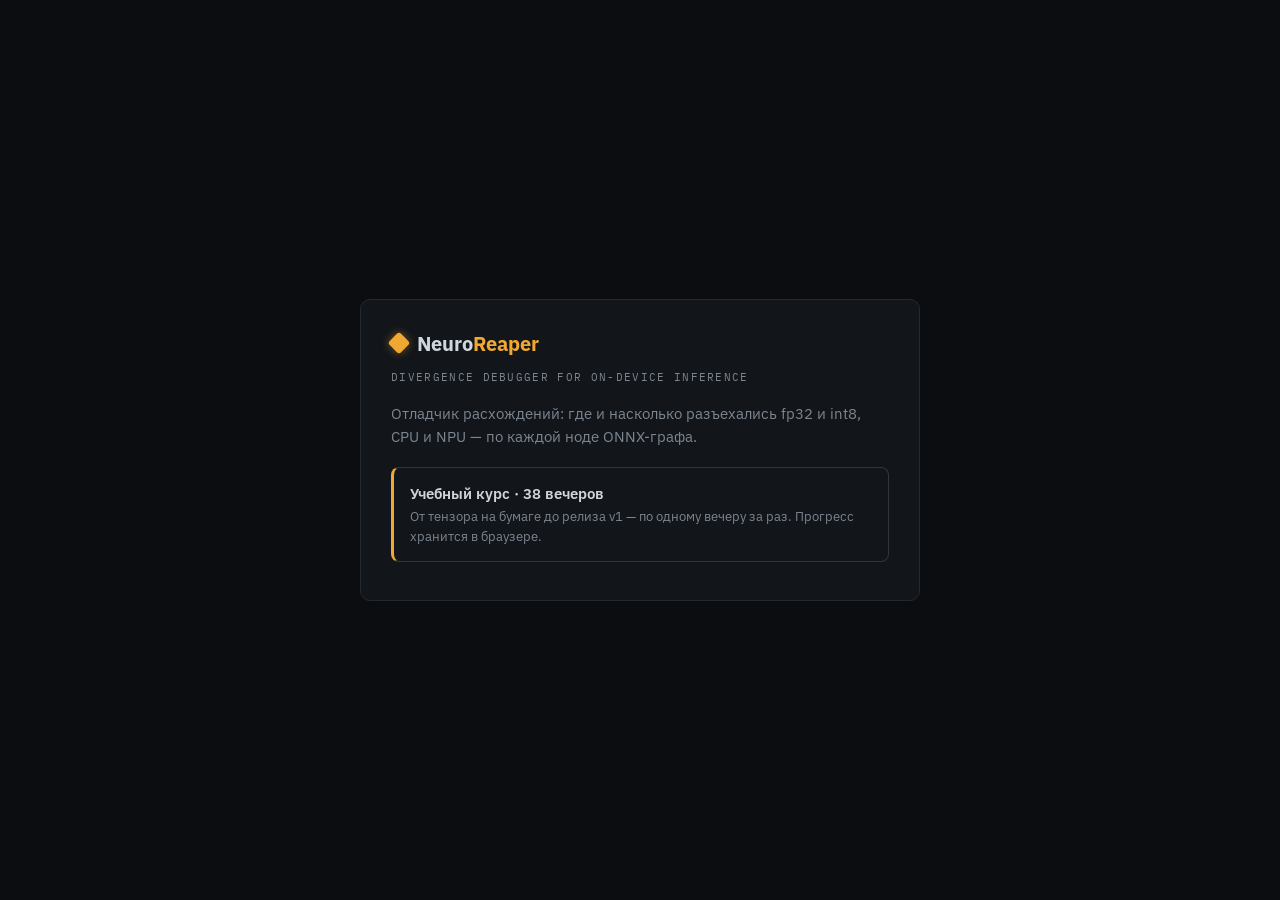
<file: docs/index.html>
<!DOCTYPE html>
<html lang="ru">
<head>
<meta charset="UTF-8">
<meta name="viewport" content="width=device-width, initial-scale=1.0">
<title>Neuro Reaper</title>
<link rel="icon" type="image/svg+xml" href="favicon.svg">
<link rel="preconnect" href="https://fonts.googleapis.com">
<link rel="preconnect" href="https://fonts.gstatic.com" crossorigin>
<link href="https://fonts.googleapis.com/css2?family=IBM+Plex+Mono:wght@400;500;600&family=IBM+Plex+Sans:wght@400;500;600;700&display=swap" rel="stylesheet">
<style>
:root{
  --bg:#0b0d10; --panel:#12151a; --line:#242a33; --line2:#2e3640;
  --text:#cfd6dd; --dim:#7c8691; --gold:#f0a832; --blue:#5aa7ff;
  --mono:'IBM Plex Mono',ui-monospace,monospace; --sans:'IBM Plex Sans',system-ui,sans-serif;
}
*{box-sizing:border-box;margin:0;padding:0}
body{background:var(--bg);color:var(--text);font-family:var(--sans);font-size:15px;line-height:1.55;-webkit-font-smoothing:antialiased;min-height:100vh;display:flex;align-items:center;justify-content:center;padding:24px}
a{color:var(--blue);text-decoration:none}
a:hover{text-decoration:underline}
.card{max-width:560px;border:1px solid var(--line);background:var(--panel);border-radius:10px;padding:28px 30px}
.logo{display:flex;align-items:center;gap:10px;font-weight:700;font-size:20px;margin-bottom:10px}
.logo .gem{width:16px;height:16px;background:var(--gold);transform:rotate(45deg);border-radius:3px;box-shadow:0 0 10px rgba(240,168,50,.45)}
.logo b{color:var(--gold)}
.tag{font-family:var(--mono);font-size:11px;color:var(--dim);letter-spacing:.12em;text-transform:uppercase;margin-bottom:16px}
p{color:var(--dim);margin-bottom:18px}
.links{list-style:none}
.links li{border:1px solid var(--line2);border-left:3px solid var(--gold);border-radius:8px;margin-bottom:10px;transition:border-color .2s}
.links li:hover{border-color:var(--gold)}
.links a{display:block;padding:14px 16px}
.links .nm{font-weight:600;font-size:15px;color:var(--text)}
.links a:hover .nm{color:var(--gold)}
.links a:hover{text-decoration:none}
.links .ds{font-size:13px;color:var(--dim);margin-top:2px}
</style>
</head>
<body>
  <!-- Yandex.Metrika counter -->
  <script type="text/javascript">
    (function (m, e, t, r, i, k, a) {
      m[i] = m[i] || function () { (m[i].a = m[i].a || []).push(arguments) };
      m[i].l = 1 * new Date();
      for (var j = 0; j < document.scripts.length; j++) { if (document.scripts[j].src === r) { return; } }
      k = e.createElement(t), a = e.getElementsByTagName(t)[0], k.async = 1, k.src = r, a.parentNode.insertBefore(k, a)
    })
      (window, document, "script", "https://mc.yandex.ru/metrika/tag.js", "ym");

    ym(98653129, "init", {
      clickmap: true,
      trackLinks: true,
      accurateTrackBounce: true
    });
  </script>
  <noscript>
    <div><img src="https://mc.yandex.ru/watch/98653129" style="position:absolute; left:-9999px;" alt="" /></div>
  </noscript>
  <!-- /Yandex.Metrika counter -->
<div class="card">
  <div class="logo"><div class="gem"></div><span>Neuro<b>Reaper</b></span></div>
  <div class="tag">divergence debugger for on-device inference</div>
  <p>Отладчик расхождений: где и насколько разъехались fp32 и int8, CPU и NPU — по каждой ноде ONNX-графа.</p>
  <ul class="links">
    <li><a href="neuro-reaper-course_ru.html">
      <div class="nm">Учебный курс · 38 вечеров</div>
      <div class="ds">От тензора на бумаге до релиза v1 — по одному вечеру за раз. Прогресс хранится в браузере.</div>
    </a></li>
  </ul>
</div>
</body>
</html>
</file>
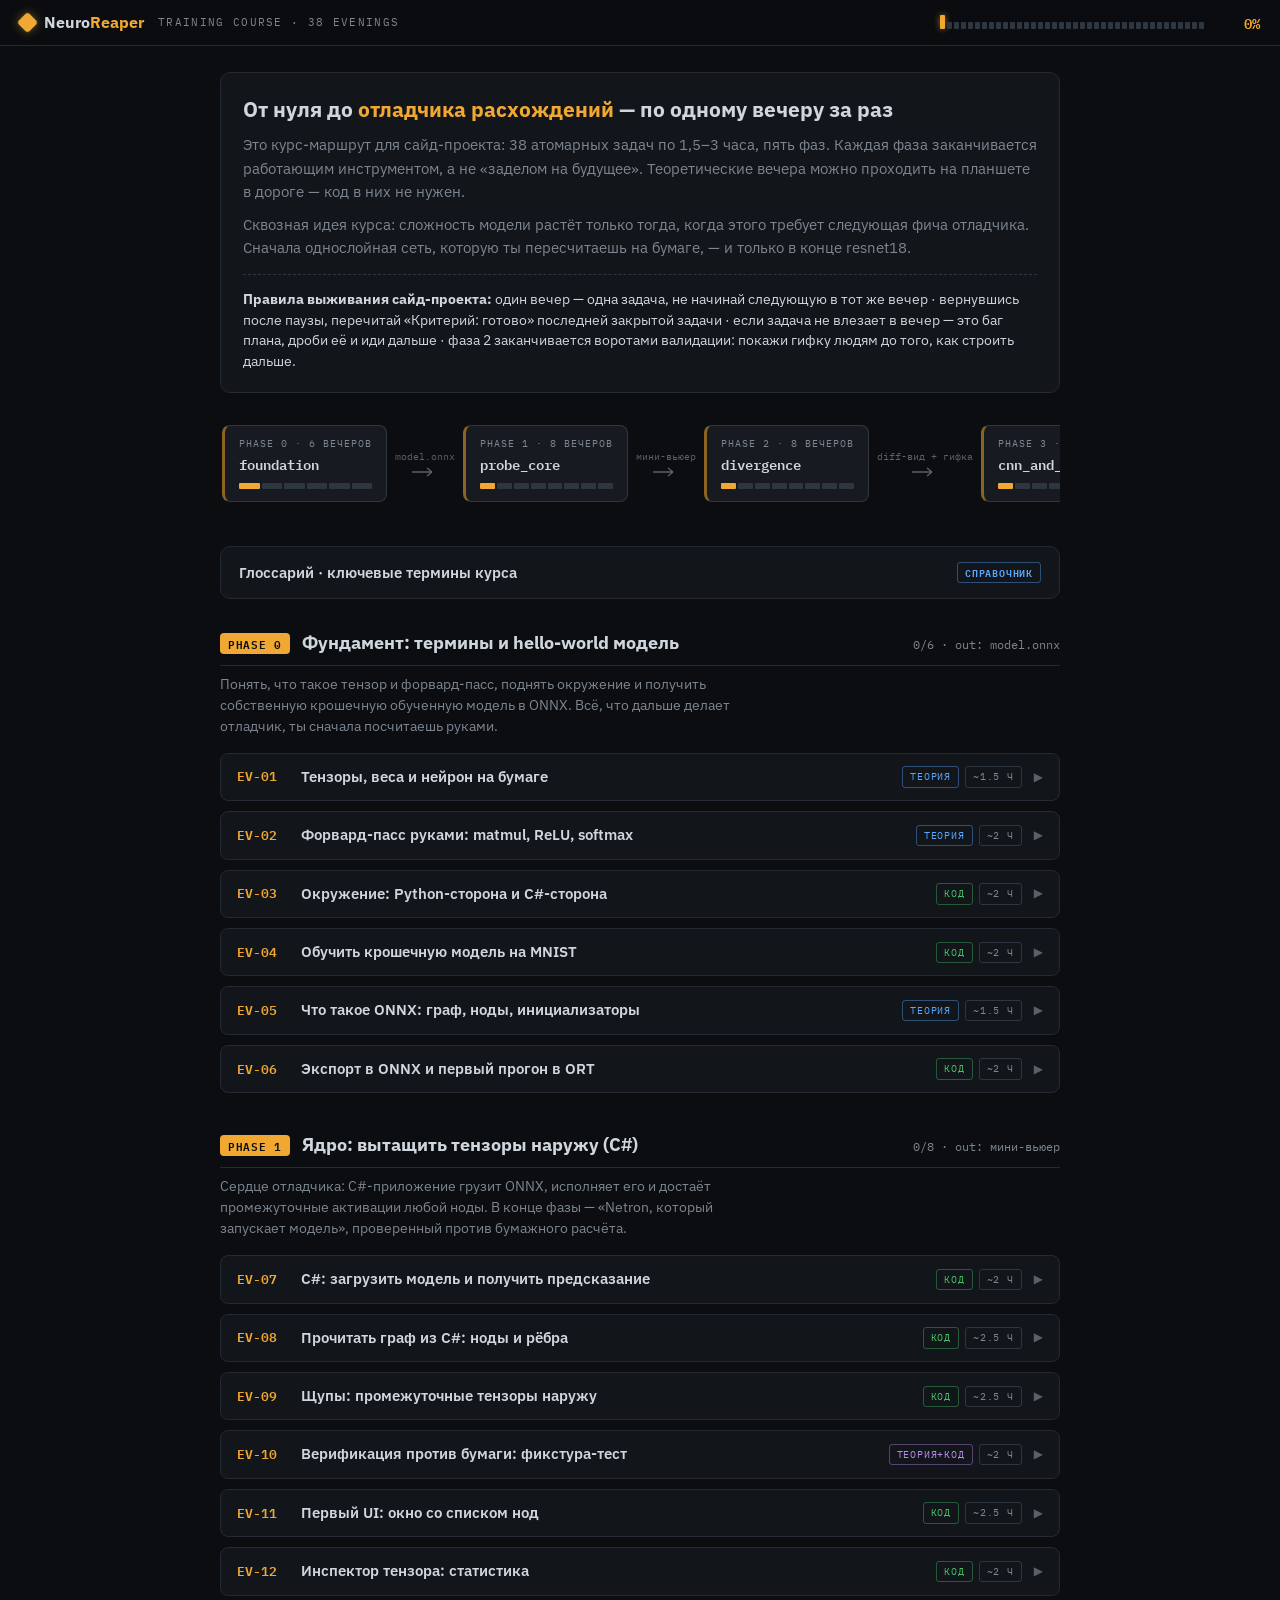
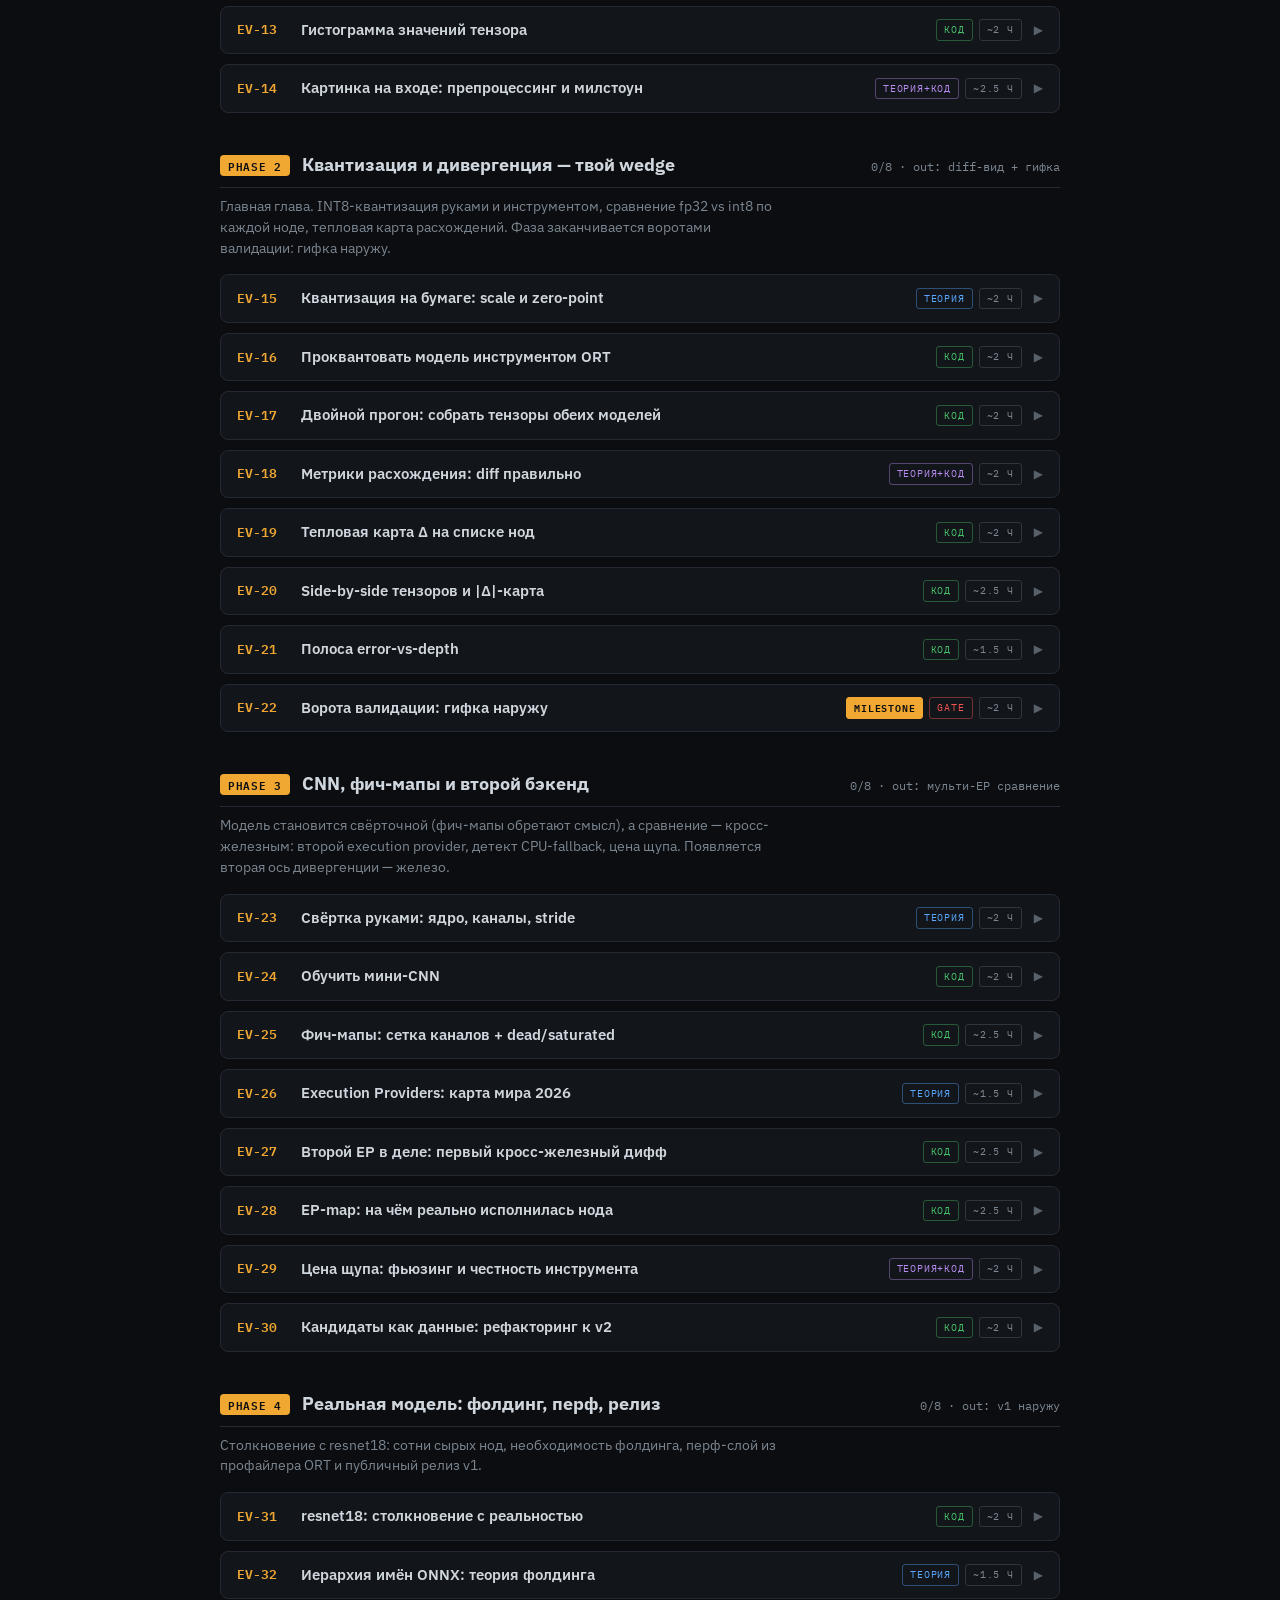
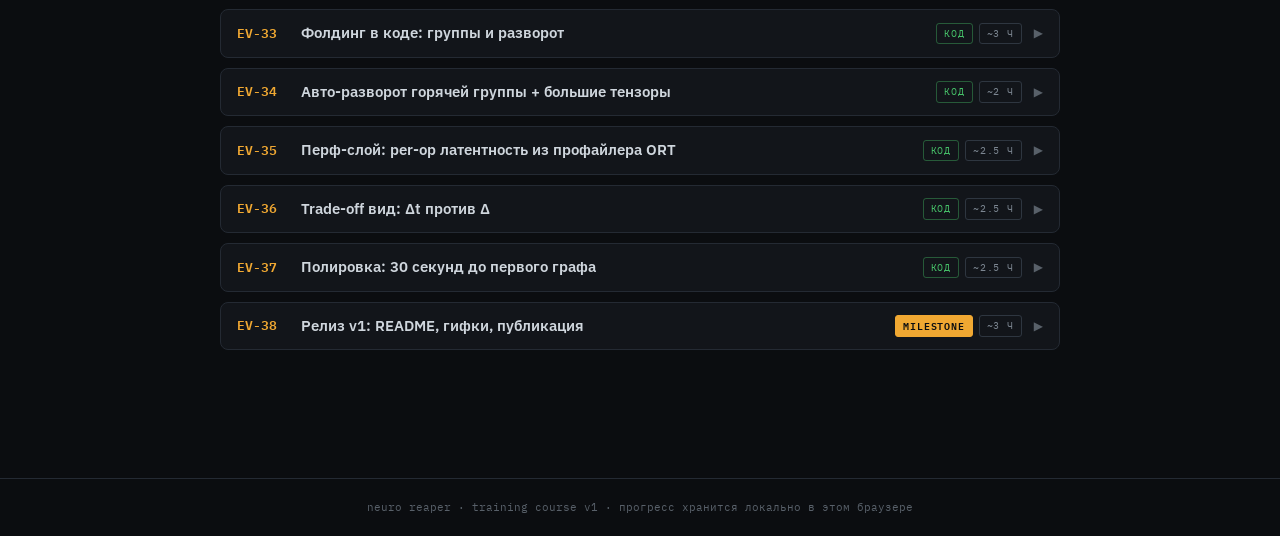
<file: docs/neuro-reaper-course.html>
<!DOCTYPE html>
<html lang="ru">
<head>
<meta charset="UTF-8">
<meta name="viewport" content="width=device-width, initial-scale=1.0">
<title>Neuro Reaper · Учебный курс</title>
<link rel="preconnect" href="https://fonts.googleapis.com">
<link rel="preconnect" href="https://fonts.gstatic.com" crossorigin>
<link href="https://fonts.googleapis.com/css2?family=IBM+Plex+Mono:wght@400;500;600&family=IBM+Plex+Sans:wght@400;500;600;700&display=swap" rel="stylesheet">
<style>
:root{
  --bg:#0b0d10; --panel:#12151a; --panel2:#171b21; --line:#242a33; --line2:#2e3640;
  --text:#cfd6dd; --dim:#7c8691; --faint:#586069;
  --gold:#f0a832; --gold-dim:#8a6420; --green:#46c068; --blue:#5aa7ff; --red:#ef5350; --purple:#b88cf0;
  --mono:'IBM Plex Mono',ui-monospace,monospace; --sans:'IBM Plex Sans',system-ui,sans-serif;
}
*{box-sizing:border-box;margin:0;padding:0}
html{scroll-behavior:smooth}
@media (prefers-reduced-motion:reduce){html{scroll-behavior:auto}*{transition:none!important;animation:none!important}}
body{background:var(--bg);color:var(--text);font-family:var(--sans);font-size:15px;line-height:1.55;-webkit-font-smoothing:antialiased}
.mono{font-family:var(--mono)}
a{color:var(--blue);text-decoration:none}
a:hover{text-decoration:underline}
button{font:inherit;color:inherit;background:none;border:none;cursor:pointer}
:focus-visible{outline:2px solid var(--gold);outline-offset:2px}

/* header */
header{position:sticky;top:0;z-index:50;background:rgba(11,13,16,.94);backdrop-filter:blur(6px);border-bottom:1px solid var(--line);padding:10px 20px;display:flex;align-items:center;gap:14px;flex-wrap:wrap}
.logo{display:flex;align-items:center;gap:9px;font-weight:700;font-size:16px;white-space:nowrap}
.logo .gem{width:15px;height:15px;background:var(--gold);transform:rotate(45deg);border-radius:3px;box-shadow:0 0 10px rgba(240,168,50,.45)}
.logo span b{color:var(--gold)}
.hdr-label{font-family:var(--mono);font-size:11px;color:var(--dim);letter-spacing:.12em;text-transform:uppercase}
.hdr-progress{display:flex;align-items:center;gap:10px;margin-left:auto}
.hdr-progress .pct{font-family:var(--mono);font-size:14px;color:var(--gold);font-weight:600;min-width:46px;text-align:right}
#heatstrip{display:flex;gap:2px;height:14px;align-items:flex-end}
#heatstrip i{display:block;width:5px;background:var(--line2);border-radius:1px;height:7px;transition:background .2s,height .2s}
#heatstrip i.done{background:var(--green);height:14px}
#heatstrip i.current{background:var(--gold);height:14px;box-shadow:0 0 6px rgba(240,168,50,.6)}

/* intro */
.wrap{max-width:880px;margin:0 auto;padding:26px 20px 90px}
.intro{border:1px solid var(--line);background:var(--panel);border-radius:10px;padding:20px 22px;margin-bottom:26px}
.intro h1{font-size:21px;margin-bottom:8px}
.intro h1 em{color:var(--gold);font-style:normal}
.intro p{color:var(--dim);margin-bottom:10px}
.intro p:last-child{margin-bottom:0}
.intro .rules{margin-top:14px;border-top:1px dashed var(--line2);padding-top:14px;font-size:13.5px}
.intro .rules b{color:var(--text)}

/* phase graph nav */
.graphnav{margin:0 0 30px;overflow-x:auto;padding:6px 2px 14px}
.graphnav-inner{display:flex;align-items:stretch;gap:0;min-width:max-content}
.gn-node{position:relative;border:1px solid var(--line2);background:var(--panel2);border-radius:8px;padding:10px 14px 12px;min-width:148px;cursor:pointer;border-left:3px solid var(--gold-dim);transition:border-color .2s}
.gn-node:hover{border-color:var(--gold)}
.gn-node .op{font-family:var(--mono);font-size:10px;letter-spacing:.1em;color:var(--dim);text-transform:uppercase}
.gn-node .nm{font-family:var(--mono);font-size:13.5px;font-weight:600;margin:2px 0 8px}
.gn-node .strip{display:flex;gap:2px;height:6px}
.gn-node .strip i{flex:1;background:var(--line2);border-radius:1px}
.gn-node .strip i.done{background:var(--green)}
.gn-node .strip i.current{background:var(--gold)}
.gn-edge{display:flex;flex-direction:column;justify-content:center;align-items:center;padding:0 8px;color:var(--faint)}
.gn-edge .shape{font-family:var(--mono);font-size:9.5px;color:var(--faint);margin-bottom:2px;white-space:nowrap}
.gn-edge svg{display:block}

/* phase sections */
.phase{margin-bottom:38px}
.phase-head{display:flex;align-items:baseline;gap:12px;border-bottom:1px solid var(--line);padding-bottom:8px;margin-bottom:16px;flex-wrap:wrap}
.phase-head .tag{font-family:var(--mono);font-size:11px;color:var(--bg);background:var(--gold);border-radius:4px;padding:2px 8px;font-weight:600;letter-spacing:.06em}
.phase-head h2{font-size:18px}
.phase-head .meta{font-family:var(--mono);font-size:11.5px;color:var(--dim);margin-left:auto}
.phase-goal{font-size:13.5px;color:var(--dim);margin:-8px 0 16px;max-width:70ch}

/* evening card */
.ev{border:1px solid var(--line);background:var(--panel);border-radius:8px;margin-bottom:10px;overflow:hidden}
.ev.done{border-color:rgba(70,192,104,.35)}
.ev.done .ev-head .ev-id{color:var(--green)}
.ev-head{display:flex;align-items:center;gap:12px;padding:12px 16px;cursor:pointer;user-select:none}
.ev-head:hover{background:var(--panel2)}
.ev-id{font-family:var(--mono);font-size:12.5px;color:var(--gold);font-weight:600;min-width:52px}
.ev-title{font-weight:600;font-size:14.5px;flex:1}
.ev-badges{display:flex;gap:6px;align-items:center}
.bdg{font-family:var(--mono);font-size:10px;letter-spacing:.08em;text-transform:uppercase;border-radius:3px;padding:2px 7px;border:1px solid var(--line2);color:var(--dim);white-space:nowrap}
.bdg.theory{color:var(--blue);border-color:rgba(90,167,255,.4)}
.bdg.code{color:var(--green);border-color:rgba(70,192,104,.4)}
.bdg.mix{color:var(--purple);border-color:rgba(184,140,240,.4)}
.bdg.milestone{color:var(--bg);background:var(--gold);border-color:var(--gold);font-weight:600}
.bdg.gate{color:var(--red);border-color:rgba(239,83,80,.45)}
.ev-chev{color:var(--faint);transition:transform .2s;font-size:12px}
.ev.open .ev-chev{transform:rotate(90deg)}
.ev-body{display:none;border-top:1px solid var(--line);padding:16px 18px 18px}
.ev.open .ev-body{display:block}
.ev-sec{margin-bottom:14px}
.ev-sec:last-child{margin-bottom:0}
.ev-sec h4{font-family:var(--mono);font-size:10.5px;letter-spacing:.13em;text-transform:uppercase;color:var(--dim);margin-bottom:7px}
.ev-sec.goal p{color:var(--text);font-size:14px}
.terms{display:flex;flex-wrap:wrap;gap:6px;margin-bottom:8px}
.term{font-family:var(--mono);font-size:11.5px;color:var(--gold);background:rgba(240,168,50,.08);border:1px solid rgba(240,168,50,.25);border-radius:4px;padding:2px 8px}
.ev-sec.theory p{font-size:13.5px;color:var(--dim)}
.ev-sec.theory p b{color:var(--text)}
.ev-sec.theory code{font-family:var(--mono);font-size:12px;color:var(--gold);background:var(--panel2);padding:1px 5px;border-radius:3px}
.steps{list-style:none}
.steps li{display:flex;gap:10px;align-items:flex-start;padding:6px 0;border-bottom:1px dashed var(--line);font-size:13.5px}
.steps li:last-child{border-bottom:none}
.steps input[type=checkbox]{appearance:none;width:16px;height:16px;border:1.5px solid var(--line2);border-radius:4px;background:var(--bg);cursor:pointer;flex-shrink:0;margin-top:2px;position:relative}
.steps input[type=checkbox]:checked{background:var(--green);border-color:var(--green)}
.steps input[type=checkbox]:checked::after{content:'✓';position:absolute;inset:0;display:flex;align-items:center;justify-content:center;font-size:11px;color:var(--bg);font-weight:700}
.steps li.checked span{color:var(--faint);text-decoration:line-through}
.steps code{font-family:var(--mono);font-size:12px;color:var(--gold);background:var(--panel2);padding:1px 5px;border-radius:3px}
.donebox{border:1px solid rgba(70,192,104,.35);background:rgba(70,192,104,.06);border-radius:6px;padding:10px 12px;font-size:13.5px}
.donebox b{color:var(--green);font-family:var(--mono);font-size:11px;letter-spacing:.1em;text-transform:uppercase;display:block;margin-bottom:4px}
.pitfall{border:1px solid rgba(239,83,80,.3);background:rgba(239,83,80,.05);border-radius:6px;padding:10px 12px;font-size:13px;color:var(--dim);margin-top:10px}
.pitfall b{color:var(--red);font-family:var(--mono);font-size:11px;letter-spacing:.1em;text-transform:uppercase;display:block;margin-bottom:4px}
.lnk{list-style:none}
.lnk li{padding:7px 0;border-bottom:1px dashed var(--line)}
.lnk li:last-child{border-bottom:none}
.lnk a{font-size:13.5px;font-weight:600}
.lnk .lng{font-family:var(--mono);font-size:9.5px;color:var(--dim);border:1px solid var(--line2);border-radius:3px;padding:1px 5px;margin-left:6px;vertical-align:1px}
.lnk .lnote{font-size:12.5px;color:var(--dim);margin-top:2px}

/* glossary */
.glossary{border:1px solid var(--line);background:var(--panel);border-radius:10px;margin-bottom:30px;overflow:hidden}
.glossary>summary{padding:14px 18px;cursor:pointer;font-weight:600;font-size:15px;list-style:none;display:flex;align-items:center;gap:10px}
.glossary>summary::-webkit-details-marker{display:none}
.glossary>summary .bdg{margin-left:auto}
.gl-body{border-top:1px solid var(--line);padding:6px 18px 16px}
.gl-item{padding:10px 0;border-bottom:1px dashed var(--line)}
.gl-item:last-child{border-bottom:none}
.gl-item dt{font-family:var(--mono);font-size:13px;color:var(--gold);font-weight:600;margin-bottom:3px}
.gl-item dd{font-size:13.5px;color:var(--dim)}
.gl-item dd b{color:var(--text)}

footer{text-align:center;font-family:var(--mono);font-size:11px;color:var(--faint);padding:20px;border-top:1px solid var(--line)}
@media(max-width:560px){
  .wrap{padding:18px 12px 70px}
  .ev-head{flex-wrap:wrap}
  .ev-title{flex-basis:100%;order:3}
  .hdr-progress{width:100%;margin-left:0}
}
</style>
</head>
<body>
<header>
  <div class="logo"><div class="gem"></div><span>Neuro<b>Reaper</b></span></div>
  <div class="hdr-label">training course · 38 evenings</div>
  <div class="hdr-progress"><div id="heatstrip" aria-hidden="true"></div><div class="pct" id="pct">0%</div></div>
</header>
<div class="wrap">

<div class="intro">
  <h1>От нуля до <em>отладчика расхождений</em> — по одному вечеру за раз</h1>
  <p>Это курс-маршрут для сайд-проекта: 38 атомарных задач по 1,5–3 часа, пять фаз. Каждая фаза заканчивается работающим инструментом, а не «заделом на будущее». Теоретические вечера можно проходить на планшете в дороге — код в них не нужен.</p>
  <p>Сквозная идея курса: сложность модели растёт только тогда, когда этого требует следующая фича отладчика. Сначала однослойная сеть, которую ты пересчитаешь на бумаге, — и только в конце resnet18.</p>
  <div class="rules">
    <b>Правила выживания сайд-проекта:</b> один вечер — одна задача, не начинай следующую в тот же вечер · вернувшись после паузы, перечитай «Критерий: готово» последней закрытой задачи · если задача не влезает в вечер — это баг плана, дроби её и иди дальше · фаза 2 заканчивается воротами валидации: покажи гифку людям до того, как строить дальше.
  </div>
</div>

<nav class="graphnav" aria-label="Фазы курса"><div class="graphnav-inner" id="graphnav"></div></nav>

<details class="glossary" id="glossary">
  <summary>Глоссарий · ключевые термины курса <span class="bdg theory">справочник</span></summary>
  <div class="gl-body" id="glbody"></div>
</details>

<div id="phases"></div>

</div>
<footer>neuro reaper · training course v1 · прогресс хранится локально в этом браузере</footer>
<script>
const PHASES = [
{tag:"PHASE 0", name:"foundation", title:"Фундамент: термины и hello-world модель", evenings:"6 вечеров", out:"model.onnx",
 goal:"Понять, что такое тензор и форвард-пасс, поднять окружение и получить собственную крошечную обученную модель в ONNX. Всё, что дальше делает отладчик, ты сначала посчитаешь руками.",
 items:[
 {id:"EV-01", t:"Тензоры, веса и нейрон на бумаге", type:"theory", time:"~1.5 ч",
  goal:"Свободно читать запись вида 1×3×224×224 и понимать, что физически хранится в модели.",
  terms:["тензор","shape","dtype","веса (weights)","bias","параметры"],
  theory:"<b>Тензор</b> — просто многомерный массив чисел; <b>shape</b> — его размеры по осям (вектор из 10 чисел → shape <code>[10]</code>, батч картинок → <code>[N,C,H,W]</code>). <b>Нейрон</b> — это взвешенная сумма входов плюс сдвиг: <code>y = w·x + b</code>. Слой из M нейронов на N входов — это матрица весов <code>M×N</code> и вектор bias <code>M</code>. Модель = набор таких тензоров-параметров и порядок операций над ними.",
  steps:["Прочитай про тензоры и shape (любой вводный материал по PyTorch tensors, раздел basics)","Выпиши на бумаге слой из 2 нейронов на 3 входа: матрица W (2×3), bias b (2) — придумай числа сам","Посчитай руками выход для входа x = [1, 0, 2]","Запиши, какой shape будет у входа-картинки 28×28 в градациях серого с батчем 1 и почему"],
  links:[
   {t:"PyTorch: Tensors (Learn the Basics)",u:"https://docs.pytorch.org/tutorials/beginner/basics/tensorqs_tutorial.html",l:"EN",n:"Официальный туториал по тензорам: создание, shape, dtype — можно просто читать, без запуска кода."},
   {t:"3Blue1Brown: But what is a Neural Network?",u:"https://www.3blue1brown.com/lessons/neural-networks",l:"EN",n:"Лучшее визуальное объяснение нейрона, весов и bias на примере распознавания цифр (видео + текст)."},
   {t:"Учебник ШАД: нейронные сети",u:"https://education.yandex.ru/handbook/ml/article/nejronnye-seti",l:"RU",n:"Русскоязычное введение в нейросети из хендбука ШАД Яндекса."}],
  done:"Можешь без подсказки объяснить, что значит каждая цифра в shape 1×3×224×224 и сколько чисел хранит Linear-слой 784→10 (ответ: 784·10 + 10 = 7850).",
  pitfall:"Не углубляйся в обучение и градиенты — для отладчика инференса они не нужны. Если потянуло читать про backpropagation, остановись: это другая профессия."},
 {id:"EV-02", t:"Форвард-пасс руками: matmul, ReLU, softmax", type:"theory", time:"~2 ч",
  goal:"Один раз полностью прогнать сеть на бумаге — это твой будущий ground truth для отладчика.",
  terms:["forward pass","активация","ReLU","softmax","logits"],
  theory:"<b>Форвард-пасс</b> — последовательное применение слоёв: matmul → плюс bias → <b>активация</b>. <b>ReLU</b> — это просто <code>max(0, x)</code> поэлементно. <b>Softmax</b> превращает сырые выходы (<b>logits</b>) в вероятности: <code>exp(xi)/Σexp(xj)</code>. Промежуточный результат после каждого слоя — «тензор активаций»; именно их твой отладчик будет вытаскивать и показывать.",
  steps:["Возьми сеть: вход 3 → Linear(3→2) → ReLU → Linear(2→2) → softmax, веса придумай маленькие целые","Посчитай на бумаге все промежуточные тензоры для одного входа","Сфотографируй/сохрани листок — это эталон для EV-12","Объясни сам себе, почему ReLU «гасит» отрицательные значения и что это значит для гистограммы активаций"],
  links:[
   {t:"Jay Alammar: Visual & Interactive NN Math",u:"https://jalammar.github.io/feedforward-neural-networks-visual-interactive/",l:"EN",n:"Пошаговый визуальный разбор forward pass: w·x+b и активации, с интерактивными примерами."},
   {t:"Victor Zhou: A Simple Explanation of Softmax",u:"https://victorzhou.com/blog/softmax/",l:"EN",n:"Короткое объяснение softmax с числовым примером и заметкой о численной стабильности."},
   {t:"PyTorch: Build the Neural Network",u:"https://docs.pytorch.org/tutorials/beginner/basics/buildmodel_tutorial.html",l:"EN",n:"Официальный разбор nn.Linear / ReLU / Softmax слой за слоем — что происходит с тензором на каждом шаге."}],
  done:"На листке — полный расчёт сети с подписанными промежуточными тензорами. Ты понимаешь фразу «активации после второго слоя».",
  pitfall:"Числа бери маленькие (0–2), иначе утонешь в арифметике. Цель — структура вычисления, не точность."},
 {id:"EV-03", t:"Окружение: Python-сторона и C#-сторона", type:"code", time:"~2 ч",
  goal:"Обе половины проекта запускаются: Python для обучения/экспорта, C#/.NET для будущего отладчика.",
  terms:["PyTorch","onnxruntime","NuGet Microsoft.ML.OnnxRuntime"],
  theory:"Архитектура курса: Python-скрипты — расходный материал (обучить, экспортировать, квантовать), C#-приложение — настоящий артефакт. Граница между ними — ONNX-файл. Поэтому окружения два, и оба минимальные.",
  steps:["Python: <code>pip install torch torchvision onnx onnxruntime numpy</code> (CPU-сборки достаточно)","Проверь: <code>python -c \"import torch, onnxruntime; print(torch.__version__, onnxruntime.__version__)\"</code>","C#: создай консольный проект, добавь NuGet <code>Microsoft.ML.OnnxRuntime</code>","Проверь сборку: выведи <code>OrtEnv.Instance()</code> и список доступных провайдеров <code>OrtEnv.Instance().GetAvailableProviders()</code>","Закоммить пустой репозиторий с двумя папками: /python и /app"],
  links:[
   {t:"PyTorch: Get Started Locally",u:"https://pytorch.org/get-started/locally/",l:"EN",n:"Официальный селектор установки; выбирай Compute Platform: CPU."},
   {t:"ONNX Runtime: Get started with C#",u:"https://onnxruntime.ai/docs/get-started/with-csharp.html",l:"EN",n:"Официальный гайд: NuGet-пакет, InferenceSession, первые тензоры."},
   {t:"NuGet: Microsoft.ML.OnnxRuntime",u:"https://www.nuget.org/packages/Microsoft.ML.OnnxRuntime",l:"EN",n:"Страница пакета: актуальная версия и поддерживаемые платформы."},
   {t:"ORT C# API Reference",u:"https://onnxruntime.ai/docs/api/csharp/api",l:"EN",n:"Справочник API — настольная шпаргалка на весь курс."}],
  done:"Обе команды-проверки печатают версии без ошибок. Репозиторий создан.",
  pitfall:"Не ставь CUDA-сборки и не настраивай GPU сегодня — CPU хватит до фазы 3, а возня с драйверами съест вечер."},
 {id:"EV-04", t:"Обучить крошечную модель на MNIST", type:"code", time:"~2 ч",
  goal:"Получить СВОЮ модель: один Linear-слой 784→10, точность ~92%. Качество не важно — важно, что ты знаешь про неё всё.",
  terms:["MNIST","эпоха","batch","точность (accuracy)"],
  theory:"MNIST — 70k картинок рукописных цифр 28×28. Однослойная сеть <code>Flatten → Linear(784→10)</code> даёт ~92% — для нас этого достаточно навсегда. Помни вектор курса: ты ML-инженер (инференс), а не дата-сайентист (обучение). Обучение здесь — только способ получить не-случайные осмысленные веса.",
  steps:["Скопируй базовый пример обучения MNIST из туториала PyTorch, упрости модель до одного Linear","Обучи 2–3 эпохи, добейся точности выше 90% на тесте","Сохрани веса: <code>torch.save(model.state_dict(), 'mnist_linear.pt')</code>","Выведи и запиши W.shape и b.shape — сверь с расчётом из EV-01"],
  links:[
   {t:"PyTorch Quickstart",u:"https://docs.pytorch.org/tutorials/beginner/basics/quickstart_tutorial.html",l:"EN",n:"Сквозной официальный пример: DataLoader, модель, цикл обучения, сохранение весов."},
   {t:"pytorch/examples: MNIST",u:"https://github.com/pytorch/examples/tree/main/mnist",l:"EN",n:"Канонический MNIST-пример — упрости его модель до одного Linear."},
   {t:"3Blue1Brown: Gradient Descent",u:"https://www.3blue1brown.com/lessons/gradient-descent",l:"EN",n:"Визуальная интуиция того, что делает optimizer.step() — ровно в объёме, нужном курсу."}],
  done:"Файл mnist_linear.pt сохранён, точность ≥90% записана в README.",
  pitfall:"Не пытайся улучшить точность — 92% и 99% для отладчика неразличимы. Любая минута тюнинга гиперпараметров — потраченная зря."},
 {id:"EV-05", t:"Что такое ONNX: граф, ноды, инициализаторы", type:"theory", time:"~1.5 ч",
  goal:"Понимать устройство файла, который твой отладчик будет читать всю жизнь.",
  terms:["ONNX","граф (GraphProto)","нода / оператор","инициализатор","opset","protobuf"],
  theory:"<b>ONNX</b> — формат-посредник: вычислительный <b>граф</b>, где <b>ноды</b> — операторы (MatMul, Relu, Conv…), рёбра — тензоры, а <b>инициализаторы</b> — вшитые тензоры-константы (веса). <b>Opset</b> — версия словаря операторов. Физически это <b>protobuf</b>-файл. Ключевая мысль для отладчика: у каждого тензора-ребра есть имя, и по имени его можно запросить наружу.",
  steps:["Прочитай вводную «ONNX concepts» с onnx.ai (граф, операторы, opset)","Открой netron.app в браузере планшета и загрузи любую публичную ONNX-модель (или свою после EV-06)","Найди в Netron: входы, выходы, первый MatMul, его инициализаторы — посмотри их shape","Выпиши своими словами разницу между нодой, тензором-ребром и инициализатором"],
  links:[
   {t:"ONNX Concepts",u:"https://onnx.ai/onnx/intro/concepts.html",l:"EN",n:"Официальная вводная: граф, ноды-операторы, инициализаторы, атрибуты, opset, protobuf."},
   {t:"ONNX IR Specification",u:"https://onnx.ai/onnx/repo-docs/IR.html",l:"EN",n:"Нормативная спецификация ModelProto/GraphProto/NodeProto — фундамент будущего парсера."},
   {t:"Netron",u:"https://netron.app",l:"EN",n:"Браузерный визуализатор ONNX — работает прямо с планшета."}],
  done:"Глядя на граф в Netron, можешь для любой ноды сказать: что входит, что выходит, где её веса.",
  pitfall:"Netron — это «смотрелка», твой инструмент будет «запускалкой». Отмечай по ходу, чего тебе в Netron не хватает — это бэклог твоих фич."},
 {id:"EV-06", t:"Экспорт в ONNX и первый прогон в ORT", type:"code", time:"~2 ч",
  goal:"Модель из EV-04 превращена в model.onnx, и ONNX Runtime выдаёт те же ответы, что PyTorch.",
  terms:["torch.onnx.export","InferenceSession","input/output names"],
  theory:"Экспорт трассирует форвард-пасс и записывает его как граф. С этого момента PyTorch больше не нужен для инференса: <code>onnxruntime.InferenceSession</code> читает файл и считает. Сверка «PyTorch vs ORT на одном входе» — твой первый тест на эквивалентность бэкендов, тема всего проекта.",
  steps:["Экспортируй: <code>torch.onnx.export(model, dummy_input, 'mnist_linear.onnx', input_names=['input'], output_names=['logits'])</code>","Открой файл в Netron — найди свой Gemm/MatMul и инициализаторы","В Python: прогони один и тот же тензор через PyTorch и через InferenceSession","Сравни выходы поэлементно (np.allclose с atol=1e-5) — задокументируй результат"],
  links:[
   {t:"PyTorch: Export to ONNX + run with ORT",u:"https://docs.pytorch.org/tutorials/beginner/onnx/export_simple_model_to_onnx_tutorial.html",l:"EN",n:"Официальный туториал: экспорт, просмотр в Netron, сверка выходов с ORT — ровно план этого вечера."},
   {t:"torch.onnx (документация)",u:"https://docs.pytorch.org/docs/stable/onnx.html",l:"EN",n:"Актуально на 2026: dynamo=True — рекомендуемый экспортер, TorchScript-путь — легаси."},
   {t:"ONNX Runtime: Get started with Python",u:"https://onnxruntime.ai/docs/get-started/with-python.html",l:"EN",n:"Python-квикстарт ORT: InferenceSession и инференс экспортированной модели."}],
  done:"model.onnx в репозитории; скрипт сверки печатает max abs diff между PyTorch и ORT (порядка 1e-6).",
  pitfall:"Если выходы «почти» совпадают (1e-6) — это норма для float32, а не баг. Запомни это ощущение: нулевого расхождения не бывает почти никогда."}
]},
{tag:"PHASE 1", name:"probe_core", title:"Ядро: вытащить тензоры наружу (C#)", evenings:"8 вечеров", out:"мини-вьюер",
 goal:"Сердце отладчика: C#-приложение грузит ONNX, исполняет его и достаёт промежуточные активации любой ноды. В конце фазы — «Netron, который запускает модель», проверенный против бумажного расчёта.",
 items:[
 {id:"EV-07", t:"C#: загрузить модель и получить предсказание", type:"code", time:"~2 ч",
  goal:"Консольное C#-приложение делает инференс mnist_linear.onnx.",
  terms:["SessionOptions","NamedOnnxValue","DenseTensor"],
  theory:"C#-API зеркалит питоновский: <code>InferenceSession</code> → подать словарь входов → получить выходы. Тензоры — <code>DenseTensor&lt;float&gt;</code>. Это единственная новая «магия» вечера, остальное — обычный C#.",
  steps:["В /app: загрузка mnist_linear.onnx через new InferenceSession(path)","Подай фиксированный массив 784 float (хоть все 0.5f) как input","Достань logits, выведи argmax","Сверь с тем же входом в Python-ORT — числа должны совпасть до 1e-6"],
  links:[
   {t:"ONNX Runtime: Get started with C#",u:"https://onnxruntime.ai/docs/get-started/with-csharp.html",l:"EN",n:"Базовые паттерны: создание сессии, подача входов, чтение выходов."},
   {t:"Туториал: ResNet50 v2 на C#",u:"https://onnxruntime.ai/docs/tutorials/csharp/resnet50_csharp.html",l:"EN",n:"Пошаговый официальный пример: DenseTensor, Run(), softmax — тот же сценарий, что у тебя."},
   {t:"InferenceSession: C# API Reference",u:"https://onnxruntime.ai/docs/api/csharp/api/Microsoft.ML.OnnxRuntime.InferenceSession.html",l:"EN",n:"Все перегрузки Run(), InputMetadata/OutputMetadata."}],
  done:"dotnet run печатает 10 логитов и top-1 класс, совпадающие с Python.",
  pitfall:"Следи за порядком осей и тем, что вход [1,784], а не [784] — несовпадение shape это 90% ошибок первого вечера."},
 {id:"EV-08", t:"Прочитать граф из C#: ноды и рёбра", type:"code", time:"~2.5 ч",
  goal:"Приложение печатает структуру графа — список нод с их входами/выходами. Это модель данных будущего UI.",
  terms:["ModelProto","NodeProto","ValueInfo","протобуф-схема ONNX"],
  theory:"ONNX-файл можно разобрать без исполнения: это protobuf со схемой onnx.proto. Из C# проще всего взять пакет <code>Onnx.Protobuf</code> / сгенерировать классы из onnx.proto, либо распарсить через Microsoft.ML.OnnxRuntime метаданные сессии (имена входов/выходов). Для полного графа нужен именно protobuf-парс.",
  steps:["Подключи protobuf-разбор onnx (готовый NuGet или protoc по onnx.proto)","Выведи: имя ноды, op_type, inputs[], outputs[] для каждой ноды","Собери из этого структуру Graph {Nodes, Edges} в своих классах","Прогони на mnist_linear.onnx: должно быть 2–4 ноды (Gemm/MatMul, может Flatten)"],
  links:[
   {t:"onnx.proto (схема формата)",u:"https://github.com/onnx/onnx/blob/main/onnx/onnx.proto",l:"EN",n:"Первоисточник: protobuf-схема ModelProto/GraphProto/NodeProto."},
   {t:"Protocol Buffer Basics: C#",u:"https://protobuf.dev/getting-started/csharptutorial/",l:"EN",n:"Официальный туториал Google.Protobuf: генерация классов из .proto и парсинг."},
   {t:"OnnxSharp",u:"https://github.com/nietras/OnnxSharp",l:"EN",n:"Готовый NuGet со сгенерированными protobuf-классами ONNX — ModelProto.Parser.ParseFromFile из коробки."}],
  done:"Команда dump-graph печатает все ноды с рёбрами; своя структура Graph заполнена.",
  pitfall:"Не строй UI сегодня. Текстовый дамп — достаточный интерфейс для проверки модели данных."},
 {id:"EV-09", t:"Щупы: промежуточные тензоры наружу", type:"code", time:"~2.5 ч",
  goal:"Ключевая техника всего инструмента: пометить внутренние тензоры как выходы графа и получить их значения.",
  terms:["graph outputs","техника Polygraphy","ValueInfoProto"],
  theory:"ORT отдаёт только тензоры, объявленные выходами графа. Трюк (его использует и Polygraphy): программно добавить имена промежуточных рёбер в <code>graph.output</code> и пересоздать сессию — теперь Run() возвращает и их. Это «щуп» в его простейшей форме.",
  steps:["Напиши функцию: по имени тензора-ребра добавить его в outputs модифицированной копии модели","Перезагрузи сессию из модифицированных байтов (в память, без записи на диск)","Запроси выход первого слоя (после MatMul, до softmax если есть)","Выведи shape и первые 10 значений полученного тензора"],
  links:[
   {t:"Polygraphy: How to Debug Accuracy",u:"https://github.com/NVIDIA/TensorRT/blob/main/tools/Polygraphy/how-to/debug_accuracy.md",l:"EN",n:"Как NVIDIA отлаживает точность: пометить промежуточные тензоры как outputs и сравнивать послойно."},
   {t:"sklearn-onnx: intermediate outputs",u:"https://onnx.ai/sklearn-onnx/auto_examples/plot_intermediate_outputs.html",l:"EN",n:"Рабочий пример модификации графа: добавление промежуточных тензоров в outputs."},
   {t:"onnxruntime issue #1455",u:"https://github.com/microsoft/onnxruntime/issues/1455",l:"EN",n:"Каноническое обсуждение «как достать тензор среднего слоя» с рецептом через graph.output."},
   {t:"onnx.shape_inference",u:"https://onnx.ai/onnx/api/shape_inference.html",l:"EN",n:"infer_shapes заполняет value_info промежуточных тензоров — пригодится для щупов."}],
  done:"Метод GetIntermediateTensor(modelPath, tensorName) возвращает значения любого ребра графа.",
  pitfall:"Для промежуточных рёбер может не быть ValueInfo с типом/shape — добавляй output без них или прогони shape inference (onnx.shape_inference) на этапе экспорта."},
 {id:"EV-10", t:"Верификация против бумаги: фикстура-тест", type:"mix", time:"~2 ч",
  goal:"Доказать, что щупы не врут: активации из EV-09 совпадают с расчётом из EV-02.",
  terms:["ground truth","фикстура","регрессионный тест"],
  theory:"Крошечная модель — твой регрессионный тест навсегда. Она разводит два типа ошибок: «инструмент посчитал не то» (баг кода) и «я не понимаю, почему значение такое» (пробел в знании). На resnet18 их различить невозможно, на 3-нейронной сети — тривиально.",
  steps:["Собери в Python вручную ONNX-модель с весами из твоего бумажного расчёта EV-02 (через onnx.helper или экспорт из torch с заданными весами)","Прогони её в своём C#-ядре, сними все промежуточные тензоры","Сверь каждое значение с листком — расхождение должно быть ~1e-7","Оформи это как юнит-тест в проекте: он запускается одной командой и навсегда охраняет ядро"],
  links:[
   {t:"onnx.helper API",u:"https://onnx.ai/onnx/api/helper.html",l:"EN",n:"Справочник make_node/make_graph/make_model для ручной сборки модели с твоими весами."},
   {t:"ONNX with Python",u:"https://onnx.ai/onnx/intro/python.html",l:"EN",n:"Официальный разбор сборки модели с нуля: линейная регрессия из make_node + check_model."}],
  done:"Тест paper_model_test зелёный; в README — строчка «ядро верифицировано против ручного расчёта».",
  pitfall:"Если числа не сходятся — сначала проверь порядок матричного умножения (x·Wᵀ vs W·x) и broadcast bias, это классика."},
 {id:"EV-11", t:"Первый UI: окно со списком нод", type:"code", time:"~2.5 ч",
  goal:"Минимальное окно (выбранный тобой UI-стек): открыть файл, список нод, клик — пока просто имя и shape.",
  terms:["MVU/MVVM","view-model графа"],
  theory:"Сегодня решается стек UI (Blazor Hybrid/Photino, Avalonia — что тебе ближе). Решение фиксируем и больше не пересматриваем до v1: смена UI-стека — главный убийца сайд-проектов. UI — тонкий слой над ядром из EV-07–10, никакой логики в нём.",
  steps:["Подними каркас выбранного UI-стека в /app","Кнопка «Open ONNX» → файл-диалог → ядро парсит граф","Список нод (имя, op_type) из своей структуры Graph","Клик по ноде → панель с именами входов/выходов и их shape (из shape inference)"],
  links:[
   {t:"Avalonia UI: Get Started",u:"https://docs.avaloniaui.net/docs/get-started/",l:"EN",n:"Кандидат №1: кроссплатформенный XAML-стек, шаблоны и первый проект."},
   {t:"Blazor Hybrid (обзор)",u:"https://learn.microsoft.com/en-us/aspnet/core/blazor/hybrid/",l:"EN",n:"Кандидат №2: web-UI в нативном окне через BlazorWebView."},
   {t:"Photino",u:"https://www.tryphotino.io/",l:"EN",n:"Кандидат №3: лёгкий нативный WebView без браузерного рантайма."}],
  done:"Окно показывает граф mnist_linear.onnx списком; клик выводит метаданные ноды.",
  pitfall:"Никакой отрисовки графа стрелочками сегодня. Список — достаточная визуализация до фазы 4."},
 {id:"EV-12", t:"Инспектор тензора: статистика", type:"code", time:"~2 ч",
  goal:"Клик по ноде показывает живые числа её выходного тензора: min / max / mean / std.",
  terms:["агрегаты тензора","инспектор"],
  theory:"Это первый момент, когда твой инструмент делает то, чего не умеет Netron: показывает не структуру, а ЗНАЧЕНИЯ на реальном входе. Статистики — самый дешёвый и самый информативный вид: по одному mean/std уже видно мёртвый слой или взрыв активаций.",
  steps:["По клику на ноду — вызов GetIntermediateTensor для её выхода","Посчитай min/max/mean/std (одним проходом, на C#)","Выведи в панель инспектора моноширинным шрифтом","Проверь на бумажной модели: статистики должны совпасть с листком"],
  links:[
   {t:"Welford's online algorithm",u:"https://en.wikipedia.org/wiki/Algorithms_for_calculating_variance",l:"EN",n:"Численно устойчивый однопроходный расчёт mean/variance — раздел «Welford's online algorithm»."},
   {t:"John D. Cook: running variance",u:"https://www.johndcook.com/blog/standard_deviation/",l:"EN",n:"Почему наивная формула ломается на float, и класс RunningStat (легко переносится на C#)."}],
  done:"Для любой ноды по клику видны 4 статистики, у бумажной модели они верны.",
  pitfall:"Кэшируй результаты Run() по входу: пересоздавать сессию на каждый клик — секунды задержки даже на MNIST."},
 {id:"EV-13", t:"Гистограмма значений тензора", type:"code", time:"~2 ч",
  goal:"К статистикам добавить распределение: маленькая гистограмма значений тензора в инспекторе.",
  terms:["гистограмма","бины","распределение активаций"],
  theory:"Гистограмма — главный инструмент будущей главы про квантизацию: вся идея INT8 в том, чтобы уложить вот это распределение в 256 уровней. Посмотри уже сейчас, как ReLU обрубает левую половину распределения — это видно глазами.",
  steps:["Функция: тензор → 32–64 бина → массив высот","Отрисуй барами (canvas/SVG/нативно — по стеку)","Прогони на модели с ReLU: убедись, что слева характерный пик в нуле","Подпиши под гистограммой min и max"],
  links:[
   {t:"Histogram: выбор числа бинов",u:"https://en.wikipedia.org/wiki/Histogram",l:"EN",n:"Правила Стёрджеса, Скотта, Freedman–Diaconis — чем руководствоваться при 32–64 бинах."},
   {t:"A Visual Guide to Quantization",u:"https://newsletter.maartengrootendorst.com/p/a-visual-guide-to-quantization",l:"EN",n:"50+ иллюстраций: распределения активаций, клиппинг, калибровка — мотивация всей гистограммы."}],
  done:"Инспектор показывает гистограмму; на ReLU-слое виден пик в нуле и ты понимаешь почему.",
  pitfall:"NaN/Inf в тензоре сломают бины — отфильтруй и показывай их счётчик отдельно (это, кстати, готовый детектор проблем)."},
 {id:"EV-14", t:"Картинка на входе: препроцессинг и милстоун", type:"mix", time:"~2.5 ч",
  goal:"Открыть PNG с цифрой, правильно подготовить и получить предсказание. Фаза закрыта: «Netron, который запускает».",
  terms:["нормализация","NCHW","center-crop","препроцессинг"],
  theory:"Препроцессинг — где живёт половина реальных багов деплоя: картинка 0–255 → float 0–1 (или mean/std нормализация), HWC → CHW, resize/crop. Модель молча выдаст мусор при любой ошибке — без исключений. Твой отладчик потом будет ловить именно такие случаи, так что прочувствуй это руками.",
  steps:["Загрузка PNG 28×28, перевод в float-тензор с той же нормализацией, что при обучении","Прогон через ядро, вывод top-1 и уверенности в UI","Нарисуй от руки цифру, прогони — поиграйся с неправильной нормализацией и посмотри, как едет предсказание","Зафиксируй милстоун: тег v0.1 в репозитории, скриншот в README"],
  links:[
   {t:"ResNet50 C#: препроцессинг",u:"https://onnxruntime.ai/docs/tutorials/csharp/resnet50_csharp.html",l:"EN",n:"Официальный C#-пример: ImageSharp + resize + нормализация mean/std в DenseTensor."},
   {t:"ONNX Model Zoo: карточка ResNet",u:"https://github.com/onnx/models/tree/main/validated/vision/classification/resnet",l:"EN",n:"Эталонная спецификация препроцессинга: NCHW, точные mean/std, HWC→CHW."},
   {t:"ImageSharp: Getting Started",u:"https://docs.sixlabors.com/articles/imagesharp/gettingstarted.html",l:"EN",n:"Загрузка PNG, resize, доступ к пикселям в .NET."}],
  done:"Открыл картинку → увидел предсказание → кликнул ноду → увидел её активации и гистограмму. Тег v0.1 стоит.",
  pitfall:"MNIST обучен на белых цифрах на чёрном фоне — перевёрнутая полярность картинки даст уверенный мусор. Отличный первый «баг» для пристрелки."}
]},
{tag:"PHASE 2", name:"divergence", title:"Квантизация и дивергенция — твой wedge", evenings:"8 вечеров", out:"diff-вид + гифка",
 goal:"Главная глава. INT8-квантизация руками и инструментом, сравнение fp32 vs int8 по каждой ноде, тепловая карта расхождений. Фаза заканчивается воротами валидации: гифка наружу.",
 items:[
 {id:"EV-15", t:"Квантизация на бумаге: scale и zero-point", type:"theory", time:"~2 ч",
  goal:"Понять формулу INT8 настолько, чтобы проквантовать 4 числа руками.",
  terms:["INT8","scale","zero-point","квантизация","деквантизация","клиппинг"],
  theory:"Квантизация — отображение диапазона float в 256 целых уровней: <code>q = round(x/scale) + zero_point</code>, обратно <code>x ≈ (q − zero_point)·scale</code>. <b>Scale</b> — цена одного шага, <b>zero-point</b> — какой int соответствует нулю. Ошибка округления на каждом слое и есть источник дивергенции, которую покажет твой инструмент.",
  steps:["Прочитай введение в квантизацию (документация ORT quantization, раздел concepts)","Возьми числа [-1.4, 0.0, 0.37, 2.5]: подбери scale/zero-point под диапазон, проквантуй и деквантуй руками","Посчитай ошибку восстановления каждого числа — это «цена» INT8","Ответь себе: почему выброс-одиночка в тензоре портит точность всем остальным значениям (намёк: он растягивает scale)"],
  links:[
   {t:"ORT: Quantize ONNX Models",u:"https://onnxruntime.ai/docs/performance/model-optimizations/quantization.html",l:"EN",n:"Базовый документ фазы: формула scale/zero-point, симметричная и асимметричная схемы, QDQ vs QOperator."},
   {t:"Lei Mao: Quantization for Neural Networks",u:"https://leimao.github.io/article/Neural-Networks-Quantization/",l:"EN",n:"Классический разбор математики: вывод scale и zero-point, квантованный matmul, с кодом."},
   {t:"HF Optimum: Quantization (concepts)",u:"https://huggingface.co/docs/optimum/concept_guides/quantization",l:"EN",n:"То же простым языком: affine/symmetric, per-tensor vs per-channel, виды калибровки."}],
  done:"На листке — ручная квантизация 4 чисел с ошибками восстановления. Термины scale/zero-point — твои.",
  pitfall:"Симметричная vs асимметричная схема и per-channel — пока пропусти, хватит per-tensor асимметричной. Вернёшься, когда инструмент покажет, где её не хватает."},
 {id:"EV-16", t:"Проквантовать модель инструментом ORT", type:"code", time:"~2 ч",
  goal:"Получить mnist_linear.int8.onnx и понять, что изменилось в графе.",
  terms:["static vs dynamic quantization","калибровка","QDQ-формат"],
  theory:"<b>Динамическая</b> квантизация считает scale активаций на лету, <b>статическая</b> — заранее по калибровочным данным (и она — путь NPU). В графе появятся ноды QuantizeLinear/DequantizeLinear (<b>QDQ</b>) — посмотри на них в Netron и в своём вьюере: граф «оброс» служебными операциями.",
  steps:["Python: <code>onnxruntime.quantization.quantize_static</code> на своей модели с калибровкой из 100 картинок MNIST (или quantize_dynamic для первого раза)","Открой int8-модель в Netron: найди QDQ-ноды, посмотри scale/zero-point в их инициализаторах","Открой её же своим вьюером — парсер не должен упасть на новых op_type","Сравни размер файлов fp32 vs int8"],
  links:[
   {t:"ORT Quantization: разделы про API",u:"https://onnxruntime.ai/docs/performance/model-optimizations/quantization.html",l:"EN",n:"Тот же документ, теперь разделы quantize_static/quantize_dynamic, CalibrationDataReader, pre-processing."},
   {t:"Пример: квантизация image classification",u:"https://github.com/microsoft/onnxruntime-inference-examples/blob/main/quantization/image_classification/cpu/ReadMe.md",l:"EN",n:"Официальный рабочий пример quantize_static с калибровкой — образец для твоего скрипта."},
   {t:"Оператор QuantizeLinear",u:"https://onnx.ai/onnx/operators/onnx__QuantizeLinear.html",l:"EN",n:"Спецификация ноды, которую ORT вставляет в граф при QDQ-квантизации."}],
  done:"int8-модель в репо, открывается твоим вьюером, ты можешь показать пальцем её scale и zero-point.",
  pitfall:"Точность int8-модели на MNIST почти не просядет — не жди драмы на однослойке. Драма появится на CNN, тут важен механизм."},
 {id:"EV-17", t:"Двойной прогон: собрать тензоры обеих моделей", type:"code", time:"~2 ч",
  goal:"Ядро умеет прогнать fp32 и int8 модели на одном входе и снять активации с обеих.",
  terms:["reference vs candidate","сопоставление тензоров"],
  theory:"Появляется главная абстракция продукта: <b>reference</b> (эталон) и <b>candidate</b> (кандидат). Уже сейчас оформи кандидата как конфиг {modelPath, precision, provider} — позже это бесплатно расширится на EP и устройства. Тонкость: имена тензоров в int8-графе слегка другие (QDQ-вставки) — нужен маппинг «смысловая точка → имя в каждом графе».",
  steps:["Класс RunConfig {Model, Provider} и метод RunAll(config, input) → словарь имя→тензор","Прогони обе модели на одной картинке","Построй сопоставление точек сравнения (выходы «настоящих» слоёв, минуя QDQ-обвязку)","Выведи пары тензоров рядом в консоль для одного слоя"],
  links:[
   {t:"NVIDIA Polygraphy",u:"https://github.com/NVIDIA/TensorRT/tree/main/tools/Polygraphy",l:"EN",n:"Концептуальный прототип твоего инструмента: прогон на нескольких бэкендах и сравнение результатов."},
   {t:"run_qdq_debug.py (ORT examples)",u:"https://github.com/microsoft/onnxruntime-inference-examples/blob/main/quantization/image_classification/cpu/run_qdq_debug.py",l:"EN",n:"Готовый скрипт qdq_loss_debug: create_activation_matching — сопоставление тензоров fp32 и QDQ-графа."}],
  done:"Один вызов возвращает два словаря активаций с согласованными ключами.",
  pitfall:"Не сравнивай выход QuantizeLinear с float-тензором напрямую — сравнивать нужно точки после деквантизации, иначе получишь бессмысленные гигантские диффы."},
 {id:"EV-18", t:"Метрики расхождения: diff правильно", type:"mix", time:"~2 ч",
  goal:"Посчитать max abs diff, mean abs diff и cosine similarity между парами тензоров — с деквантизацией перед сравнением.",
  terms:["max abs diff","cosine similarity","деквантизация перед сравнением"],
  theory:"<b>Max abs</b> ловит худший выброс, <b>mean abs</b> — общий дрейф, <b>cosine</b> — сохранилось ли «направление» тензора (форма паттерна). Правило, которое отличает твой инструмент от наивного: int8-значения деквантуются в float ДО сравнения. Сравнивать сырые int с float — бессмыслица.",
  steps:["Функции diff-метрик для пары тензоров (выровняй shape, проверь поэлементное соответствие)","Прогони по всем сопоставленным точкам из EV-17","Выведи таблицу: слой → три метрики","Проверь на фикстуре EV-10: fp32 против самой себя даёт строгий ноль"],
  links:[
   {t:"AIMET: QuantAnalyzer",u:"https://quic.github.io/aimet-pages/releases/1.33.5/user_guide/quant_analyzer.html",l:"EN",n:"Как Qualcomm ищет «горячие» слои: per-layer метрики, гистограммы, min-max диапазоны."},
   {t:"SQNR как метрика сравнения тензоров",u:"https://karam-nus.github.io/metrics/docs/metrics/tensor-comparison/sqnr",l:"EN",n:"Формула SQNR в децибелах; рядом в разделе — cosine similarity как комплементарная метрика."},
   {t:"MACE: How to Debug",u:"https://mace.readthedocs.io/en/latest/development/how_to_debug.html",l:"EN",n:"Практика mobile-фреймворка: cosine similarity и SQNR против эталона."}],
  done:"Таблица расхождений по слоям печатается; self-diff равен нулю (это тест).",
  pitfall:"Cosine на тензоре с почти нулевыми значениями взрывается — обрабатывай малые нормы отдельно (показывай n/a)."},
 {id:"EV-19", t:"Тепловая карта Δ на списке нод", type:"code", time:"~2 ч",
  goal:"UI раскрашивает ноды по величине расхождения: зелёный → жёлтый → красный. Wedge становится видимым.",
  terms:["divergence heatmap","нормировка шкалы"],
  theory:"Цвет — по max abs diff ноды, шкала нормируется на максимум по модели (или фикс-порог пользователя). Это тот самый экран из твоих мокапов, только на живых данных. С этого вечера инструмент отвечает на вопрос «ГДЕ разъехалось» с одного взгляда.",
  steps:["Раскрась элементы списка нод по Δ (фон/полоска слева)","Покажи численный Δ рядом с каждой нодой моноширинно","Сводка сверху: worst Δ @ имя-ноды","Скриншот в README"],
  links:[
   {t:"Matplotlib: Choosing Colormaps",u:"https://matplotlib.org/stable/users/explain/colors/colormaps.html",l:"EN",n:"Перцептивно равномерные палитры (viridis/magma) и почему это важно для теплокарт."}],
  done:"Открыл две модели → список нод светится теплокартой → видно худшую ноду.",
  pitfall:"Линейная шкала убьёт контраст (одна красная нода, всё остальное неразличимо зелёное) — попробуй лог-шкалу или перцентили."},
 {id:"EV-20", t:"Side-by-side тензоров и |Δ|-карта", type:"code", time:"~2.5 ч",
  goal:"В инспекторе: эталонный тензор, кандидатный и карта поэлементного |Δ| рядом — как в твоём прототипе.",
  terms:["хитмап тензора","colormap","diff-карта"],
  theory:"Числовые метрики говорят «насколько», картинка — «как именно»: равномерный шум квантизации выглядит совсем иначе, чем структурная ошибка (полосы, пятна). Для 1D-тензора рисуй полосу, для 2D — хитмап; colormap бери перцептивную (viridis/magma-подобную).",
  steps:["Рендер 2D-хитмапа тензора (canvas/битмап, ближайший сосед, без сглаживания)","Три панели: REF / CAND / |Δ|, общая цветовая шкала у первых двух","Подпиши под |Δ| метрики из EV-18","Прогони на самом расходящемся слое — посмотри на характер ошибки"],
  links:[
   {t:"BIDS: история viridis",u:"https://bids.github.io/colormap/",l:"EN",n:"Что такое перцептивная равномерность и почему jet вводит в заблуждение."},
   {t:"Jake VanderPlas: How Bad Is Your Colormap?",u:"https://jakevdp.github.io/blog/2014/10/16/how-bad-is-your-colormap/",l:"EN",n:"Наглядное доказательство вреда jet: перевод в grayscale обнажает ложные скачки яркости."}],
  done:"Для выбранной ноды видны три хитмапа; на фикстуре self-diff карта равномерно чёрная.",
  pitfall:"REF и CAND обязаны делить одну шкалу цвета, иначе глаз увидит «разницу» там, где её нет."},
 {id:"EV-21", t:"Полоса error-vs-depth", type:"code", time:"~1.5 ч",
  goal:"Нижняя панель: бар на каждый слой, высота и цвет — Δ. История накопления дрейфа с глубиной.",
  terms:["накопление ошибки","depth-wise view"],
  theory:"Ошибка квантизации копится: каждый слой добавляет своё округление поверх уже искажённого входа. Полоса по глубине показывает этот сюжет одним взглядом и станет по-настоящему драматичной на CNN в фазе 3.",
  steps:["Горизонтальная полоса баров внизу окна, по бару на сопоставленную точку","Цвет согласован с теплокартой списка","Клик по бару выбирает соответствующую ноду","Скриншот"],
  links:[
   {t:"Quantization Error Propagation (arXiv)",u:"https://arxiv.org/html/2504.09629v1",l:"EN",n:"Эмпирика накопления ошибки по глубине; читабельная HTML-версия для планшета."},
   {t:"White Paper on NN Quantization (Qualcomm)",u:"https://arxiv.org/abs/2106.08295",l:"EN",n:"Канонический white paper: источники ошибки квантизации и пайплайн диагностики."}],
  done:"Полоса живёт, клик синхронизирован со списком и инспектором.",
  pitfall:"На однослойке полоса будет скучной — это нормально, ты строишь рамку под фазу 3."},
 {id:"EV-22", t:"Ворота валидации: гифка наружу", type:"milestone", time:"~2 ч",
  goal:"Записать 20-секундную демонстрацию дифф-вида и показать живым людям. Решение «строить ли дальше» — по реакции.",
  terms:["validation gate","демо"],
  theory:"Правило из плана проекта: не строить фазу 3+, пока ядро никто не видел. Демо — это ДИФФ, а не граф: «вот модель, вот её int8-версия, вот слой, где они разъехались, вот насколько». 20 секунд, без звука, с подписями.",
  steps:["Запиши гифку/веб-видео: открыть → прогнать → теплокарта → клик в худшую ноду → три хитмапа","Тег v0.2, README с гифкой в шапке","Опубликуй в 1–2 местах, где живёт аудитория on-device ML (сообщества по локальному инференсу, ORT discussions, профильный Reddit)","Зафиксируй письменно: сколько реакций/вопросов = сигнал продолжать. Реши ДО публикации"],
  links:[
   {t:"ONNX Runtime: GitHub Discussions",u:"https://github.com/microsoft/onnxruntime/discussions",l:"EN",n:"Целевая аудитория: категории Performance Q&A и Show & Tell — первая площадка для гифки."},
   {t:"r/LocalLLaMA",u:"https://www.reddit.com/r/LocalLLaMA/",l:"EN",n:"Крупнейшее сообщество on-device инференса — вторая площадка для демо."},
   {t:"ScreenToGif",u:"https://github.com/NickeManarin/ScreenToGif",l:"EN",n:"Бесплатный Windows-рекордер с редактором и экспортом в GIF."}],
  done:"Гифка опубликована, критерий сигнала записан, дата проверки реакции поставлена в календарь.",
  pitfall:"Не жди вирусности — 5 содержательных комментариев от целевых людей стоят больше 100 лайков. И не начинай фазу 3 в тот же вечер."}
]},
{tag:"PHASE 3", name:"cnn_and_eps", title:"CNN, фич-мапы и второй бэкенд", evenings:"8 вечеров", out:"мульти-EP сравнение",
 goal:"Модель становится свёрточной (фич-мапы обретают смысл), а сравнение — кросс-железным: второй execution provider, детект CPU-fallback, цена щупа. Появляется вторая ось дивергенции — железо.",
 items:[
 {id:"EV-23", t:"Свёртка руками: ядро, каналы, stride", type:"theory", time:"~2 ч",
  goal:"Посчитать одну 3×3 свёртку на бумаге и понять, что такое фич-мапа.",
  terms:["свёртка (Conv)","ядро/kernel","канал","stride","padding","feature map"],
  theory:"<b>Свёртка</b> — скользящее окно: ядро 3×3 умножается поэлементно на участок входа и суммируется, результат — один пиксель выходной <b>фич-мапы</b>. Каналов выхода столько, сколько ядер. <b>Stride</b> — шаг окна, <b>padding</b> — рамка нулей по краям. Формула размера выхода: <code>(W − K + 2P)/S + 1</code>.",
  steps:["Прочитай иллюстрированное объяснение свёртки (любой убедительный визуальный гайд по CNN)","Посчитай руками: вход 4×4, ядро 3×3, stride 1, без padding → выход 2×2","Проверь формулой размер выхода Conv 7×7 /2 на входе 224×224 с padding 3 (ответ: 112×112 — узнаёшь из resnet?)","Объясни себе, почему у Conv-слоя параметров мало (ядро переиспользуется), а вычислений много"],
  links:[
   {t:"CS231n: Convolutional Networks",u:"https://cs231n.github.io/convolutional-networks/",l:"EN",n:"Канонический конспект Стэнфорда: свёртка, stride, padding, формулы размеров выхода."},
   {t:"3Blue1Brown: But what is a convolution?",u:"https://www.3blue1brown.com/lessons/convolutions/",l:"EN",n:"Визуальная интуиция свёртки — посмотреть перед ручным расчётом."},
   {t:"Анимации свёрток (vdumoulin)",u:"https://github.com/vdumoulin/conv_arithmetic",l:"EN",n:"GIF-анимации: видно, как ядро скользит при разных stride/padding."},
   {t:"Conv arithmetic guide (arXiv)",u:"https://arxiv.org/abs/1603.07285",l:"EN",n:"Dumoulin & Visin: строгая арифметика свёрток — справочник к анимациям выше."}],
  done:"Свёртка 4×4·3×3 посчитана на листке; формула выхода применяется без подглядывания.",
  pitfall:"Не лезь в depthwise/grouped свёртки и dilation — встретишь в реальных моделях позже, разберёшь по факту."},
 {id:"EV-24", t:"Обучить мини-CNN", type:"code", time:"~2 ч",
  goal:"Сеть из 2 Conv-слоёв на MNIST: материал, на котором фич-мапы и квантизация наконец интересны.",
  terms:["Conv2d","MaxPool","архитектура"],
  theory:"Архитектура вечера: <code>Conv(1→8,3×3) → ReLU → MaxPool → Conv(8→16,3×3) → ReLU → MaxPool → Flatten → Linear(→10)</code>. Точность ~98–99%, но важно другое: теперь промежуточные тензоры — пространственные карты, и их можно СМОТРЕТЬ.",
  steps:["Собери и обучи мини-CNN (2–3 эпохи)","Экспортируй в ONNX, открой своим вьюером — список нод заметно длиннее","Проквантуй в int8 как в EV-16","Прогони дифф fp32 vs int8: теплокарта и error-vs-depth теперь с настоящим сюжетом"],
  links:[
   {t:"pytorch/examples: MNIST CNN",u:"https://github.com/pytorch/examples/tree/main/mnist",l:"EN",n:"Официальный минимальный пример CNN на MNIST — основа для мини-CNN."},
   {t:"PyTorch: Training a Classifier",u:"https://docs.pytorch.org/tutorials/beginner/blitz/cifar10_tutorial.html",l:"EN",n:"Полный цикл обучения свёрточной сети: данные, loss, train loop, оценка."}],
  done:"mnist_cnn.onnx и его int8-версия в репо; полоса error-vs-depth показывает накопление дрейфа по глубине.",
  pitfall:"Если экспорт ругается на opset — подними версию opset в export. Не трать вечер на старые версии."},
 {id:"EV-25", t:"Фич-мапы: сетка каналов + dead/saturated", type:"code", time:"~2.5 ч",
  goal:"Инспектор Conv-нод показывает сетку каналов-хитмапов и помечает мёртвые/насыщенные.",
  terms:["сетка каналов","dead channel","saturated channel"],
  theory:"Выход Conv — [1,C,H,W]: C маленьких картинок. <b>Dead</b>-канал — почти всё нули (ReLU убил), <b>saturated</b> — почти всё на максимуме. Оба — диагностика: мёртвые каналы это выброшенные параметры, насыщенные — потеря информации при квантизации.",
  steps:["Рендер первых 8–16 каналов выбранной Conv-ноды сеткой хитмапов","Эвристика: dead = доля |x|<ε выше 95%, saturated = доля значений у max выше 50%","Бейджи DEAD/SAT на плитках","Посмотри на первый Conv: ядра-детекторы краёв видны глазами"],
  links:[
   {t:"Visualizing Feature Maps in PyTorch",u:"https://www.geeksforgeeks.org/deep-learning/visualizing-feature-maps-using-pytorch/",l:"EN",n:"Туториал с кодом: извлечение активаций conv-слоёв и отрисовка сеткой."},
   {t:"Dying ReLU (arXiv)",u:"https://arxiv.org/abs/1903.06733",l:"EN",n:"Почему каналы умирают — фундамент для детектора dead-каналов."}],
  done:"Клик по Conv → сетка фич-мап с бейджами; ты нашёл хотя бы один dead-канал в своей CNN.",
  pitfall:"Не рисуй все 16+ каналов разом без виртуализации, если рендер не мгновенный — 8 плиток достаточно."},
 {id:"EV-26", t:"Execution Providers: карта мира 2026", type:"theory", time:"~1.5 ч",
  goal:"Разобраться в ландшафте EP: что живо, что в maintenance, что доступно на твоём железе.",
  terms:["execution provider","Windows ML","EP catalog","QNN","OpenVINO","CPU fallback"],
  theory:"<b>EP</b> — подключаемый бэкенд исполнения ORT (CPU, CUDA, DirectML, QNN, OpenVINO, TensorRT…). Важно на 2026: DirectML — в maintenance mode, новый мир — Windows ML с каталогом вендорских EP, раздаваемых под железо. Ключевое для отладчика понятие — <b>fallback</b>: ноды, которые EP не умеет, молча уезжают на CPU.",
  steps:["Прочитай страницу ORT Execution Providers и обзор Windows ML / EP catalog","Выпиши, какие EP реально доступны на ТВОЁМ железе (вспомни GetAvailableProviders из EV-03)","Прочитай про graph partitioning: как ORT делит граф между EP","Сформулируй, почему «модель работает на NPU» почти всегда значит «частично работает на NPU»"],
  links:[
   {t:"ORT Execution Providers",u:"https://onnxruntime.ai/docs/execution-providers/",l:"EN",n:"Карта всех EP и механика их работы — отправная точка вечера."},
   {t:"Windows ML: EP catalog",u:"https://learn.microsoft.com/en-us/windows/ai/new-windows-ml/supported-execution-providers",l:"EN",n:"Актуальный каталог EP Windows ML (QNN, OpenVINO, NvTensorRtRtx…); DirectML официально помечен как legacy."},
   {t:"QNN Execution Provider",u:"https://onnxruntime.ai/docs/execution-providers/QNN-ExecutionProvider.html",l:"EN",n:"EP для Snapdragon NPU: бэкенды CPU/GPU/HTP, квантизация, кэш контекста."},
   {t:"OpenVINO Execution Provider",u:"https://onnxruntime.ai/docs/execution-providers/OpenVINO-ExecutionProvider.html",l:"EN",n:"EP для Intel CPU/GPU/NPU, есть примеры на C#."}],
  done:"В заметках — список твоих EP и план: какой будет вторым в сравнении (DirectML/CUDA/QNN/OpenVINO — что есть).",
  pitfall:"Не пытайся поставить EP под железо, которого у тебя нет. Сравнение CPU vs любой-один-GPU/NPU-EP полностью раскрывает механику."},
 {id:"EV-27", t:"Второй EP в деле: первый кросс-железный дифф", type:"code", time:"~2.5 ч",
  goal:"RunConfig обретает смысл: та же модель на CPU-EP и на твоём втором EP, дифф между ними.",
  terms:["SessionOptions.AppendExecutionProvider","кросс-EP дивергенция"],
  theory:"Теперь кандидат отличается не файлом модели, а провайдером — то самое обобщение из EV-17. Расхождение fp32-CPU vs fp32-GPU будет крошечным (порядок float-неассоциативности, 1e-5…1e-7), и это сам по себе урок: даже «одинаковая» математика на разном железе не битэксактна.",
  steps:["Добавь выбор EP в RunConfig и создание сессии с нужным провайдером","Прогони fp32-CNN: CPU vs второй EP, сними дифф по нодам","Посмотри величины: где float-шум, а где что-то большее","Теперь int8 на втором EP против fp32 на CPU — две оси сразу; заметь, что причина расхождения стала неоднозначной (это сюжет v2-фичи «изоляция осей»)"],
  links:[
   {t:"SessionOptions: C# API",u:"https://onnxruntime.ai/docs/api/csharp/api/Microsoft.ML.OnnxRuntime.SessionOptions.html",l:"EN",n:"AppendExecutionProvider_* — методы подключения второго EP из C#."},
   {t:"NuGet: Microsoft.ML.OnnxRuntime.Gpu",u:"https://www.nuget.org/packages/Microsoft.ML.OnnxRuntime.Gpu",l:"EN",n:"GPU-пакет ORT (CUDA/TensorRT)."},
   {t:"NuGet: Microsoft.ML.OnnxRuntime.QNN",u:"https://www.nuget.org/packages/Microsoft.ML.OnnxRuntime.QNN",l:"EN",n:"Пакет с QNN EP для Windows ARM64 (Copilot+ PC)."}],
  done:"Теплокарта работает для пары конфигов с разными EP; величины кросс-EP шума записаны в заметки.",
  pitfall:"Если второй EP недоступен в C#-пакете — возьми соответствующий пакет (Microsoft.ML.OnnxRuntime.Gpu и т.п.); не собирай ORT из исходников, это не вечерняя задача."},
 {id:"EV-28", t:"EP-map: на чём реально исполнилась нода", type:"code", time:"~2.5 ч",
  goal:"Показать на каждой ноде бейдж EP и поймать молчаливый CPU-fallback.",
  terms:["node placement","fallback-детект","verbose logging"],
  theory:"ORT при verbose-логировании сообщает распределение нод по EP (graph partitioning). Падение половины модели на CPU — типичная причина «NPU почему-то не ускорил», и инструментов, показывающих это наглядно, почти нет. Это одна из самых продаваемых фич твоего инструмента.",
  steps:["Включи verbose-лог сессии / профилирование и вытащи привязку нода→EP","Бейдж EP на каждой ноде списка (цвет на провайдер)","Сводка: N нод на NPU/GPU, M на CPU (fallback) — крупно, с warning если M велико","Найди модель/EP-комбинацию, где fallback реально случается, и сделай скриншот"],
  links:[
   {t:"ORT: Performance Troubleshooting",u:"https://onnxruntime.ai/docs/performance/tune-performance/troubleshooting.html",l:"EN",n:"Официальный рецепт: verbose logging показывает, какие ноды на какой EP легли."},
   {t:"onnxruntime wiki: Logging",u:"https://github.com/microsoft/onnxruntime/wiki/Logging",l:"EN",n:"Severity-уровни и VLOG — как включить максимальную детализацию."},
   {t:"Рецепт: node placement (HF forum)",u:"https://discuss.huggingface.co/t/some-nodes-were-not-assigned-to-the-preferred-execution-providers/62134",l:"EN",n:"set_default_logger_severity(0) и почему shape-ops ORT сознательно оставляет на CPU."}],
  done:"Каждая нода подписана своим EP; сводка fallback видна сразу при загрузке.",
  pitfall:"Формат логов ORT меняется между версиями — изолируй парсер в отдельный класс с тестом, это твоя «плагинная гибкость» в миниатюре."},
 {id:"EV-29", t:"Цена щупа: фьюзинг и честность инструмента", type:"mix", time:"~2 ч",
  goal:"Понять graph fusion и показать пользователю, что включённый щуп меняет исполнение.",
  terms:["graph fusion","оптимизации ORT","observer effect"],
  theory:"ORT склеивает цепочки нод (Conv+ReLU и т.п.) в fused-ядра; промежуточного тензора между ними физически НЕТ. Добавление его в outputs (твой щуп) запрещает склейку — модель с щупом исполняется иначе и медленнее. Честный отладчик это декларирует, а не скрывает.",
  steps:["Прочитай про graph optimizations ORT (уровни basic/extended/all)","Сравни список нод после оптимизаций (verbose-лог) с щупом и без — найди расклеенную пару","Бейдж в UI у активного щупа: probe active · fusion broken","Замерь грубо время Run() с щупом и без — почувствуй цену"],
  links:[
   {t:"ORT: Graph Optimizations",u:"https://onnxruntime.ai/docs/performance/model-optimizations/graph-optimizations.html",l:"EN",n:"Уровни Basic/Extended/Layout и список фьюзий (Conv+BN, Conv+Activation…) — почему щуп ломает склейку."}],
  done:"Ты можешь показать конкретную пару нод, которую расклеил твой щуп, и UI честно об этом говорит.",
  pitfall:"Не пытайся «обойти» фьюзинг хитростью — невозможность бесплатного щупа фундаментальна, твоё решение — прозрачность."},
 {id:"EV-30", t:"Кандидаты как данные: рефакторинг к v2", type:"code", time:"~2 ч",
  goal:"Закрепить модель данных: эталон + произвольный список кандидатов {model, precision, EP}, UI «REF vs выбранный CAND».",
  terms:["модель данных кандидатов","ось сравнения"],
  theory:"Подготовка к north-star UI без его постройки: внутри — N кандидатов, в интерфейсе — по-прежнему попарное сравнение (REF против одного выбранного). Оси (precision/EP) — данные, не хардкод. Это страховка от переписывания при росте.",
  steps:["Рефактори: ComparisonSession {Reference, Candidates[]}, активный кандидат — выбор в UI","Селектор кандидата в шапке (как REF → CAND в твоём прототипе)","Кэш прогонов на кандидата, чтобы переключение было мгновенным","Тег v0.3"],
  done:"Переключение кандидата в шапке мгновенно меняет теплокарту; добавить третьего кандидата — три строчки кода.",
  pitfall:"Не строй N-колоночный UI сравнения «всех со всеми» — это v2-экран, до валидации он не нужен."}
]},
{tag:"PHASE 4", name:"real_model", title:"Реальная модель: фолдинг, перф, релиз", evenings:"8 вечеров", out:"v1 наружу",
 goal:"Столкновение с resnet18: сотни сырых нод, необходимость фолдинга, перф-слой из профайлера ORT и публичный релиз v1.",
 items:[
 {id:"EV-31", t:"resnet18: столкновение с реальностью", type:"code", time:"~2 ч",
  goal:"Загрузить предобученный resnet18 и увидеть, где инструмент трещит.",
  terms:["model zoo","предобученная модель","ImageNet-классы"],
  theory:"Конец самодельных моделей: берёшь resnet18 из torchvision, экспортируешь и скармливаешь своему вьюеру. Сырых ONNX-нод будет много десятков — список становится нечитаемым, инспектор тормозит на больших тензорах. Сегодняшняя задача — не чинить, а ЗАМЕРИТЬ и записать боли.",
  steps:["Экспортируй torchvision resnet18 в ONNX, подготовь препроцессинг ImageNet (224×224, mean/std)","Прогони фото кружки — получи top-1 (метки классов ImageNet возьми файлом)","Открой своим вьюером, прогони int8-дифф","Запиши список болей: сколько нод, где тормозит, что нечитаемо"],
  links:[
   {t:"torchvision: resnet18",u:"https://docs.pytorch.org/vision/stable/models/generated/torchvision.models.resnet18.html",l:"EN",n:"Официальная страница с весами IMAGENET1K и точным препроцессингом."},
   {t:"Метки 1000 классов ImageNet (JSON)",u:"https://raw.githubusercontent.com/anishathalye/imagenet-simple-labels/master/imagenet-simple-labels.json",l:"EN",n:"Стабильный raw-JSON для маппинга индекс → класс."},
   {t:"torchvision.transforms",u:"https://docs.pytorch.org/vision/stable/transforms.html",l:"EN",n:"Resize/CenterCrop/Normalize — эталон препроцессинга, который надо воспроизвести на C#."}],
  done:"resnet18 проходит через весь конвейер; список болей из 5+ пунктов записан как issues в репо.",
  pitfall:"Не начинай чинить боли сегодня — смешаешь диагностику с лечением и потеряешь картину."},
 {id:"EV-32", t:"Иерархия имён ONNX: теория фолдинга", type:"theory", time:"~1.5 ч",
  goal:"Понять, как из плоского списка нод восстановить структуру модели по префиксам имён.",
  terms:["иерархия имён","/layer3/layer3.1/conv2/Conv","группировка по префиксу"],
  theory:"Экспорт из PyTorch кодирует структуру модулей в имена нод: <code>/layer1/layer1.0/conv1/Conv</code>. Разрезав имена по «/», получаешь дерево — это и есть основа фолдинга. Группа агрегирует Δ детей (max — честный «worst-of»), но помни урок прототипа: у свёрнутой группы нет единого тензора, инспектор должен предлагать drill-in.",
  steps:["Выгрузи имена всех нод resnet18 в текст и изучи структуру префиксов","Спроектируй на бумаге дерево: глубина фолдинга, что показывать схлопнутым по умолчанию","Реши правило агрегации Δ группы (рекомендация: max детей + счётчик «нод выше порога»)","Продумай fallback для моделей без иерархических имён (экспорт не из PyTorch): группировка по типам? без фолдинга?"],
  links:[
   {t:"torch.export ONNX exporter: метаданные нод",u:"https://docs.pytorch.org/docs/2.12/onnx_export.html",l:"EN",n:"Как namespace и class_hierarchy модулей попадают в имена и метаданные нод при экспорте."},
   {t:"pytorch#75100: scope names in ONNX",u:"https://github.com/pytorch/pytorch/issues/75100",l:"EN",n:"Контекст, почему имена нод кодируют путь модулей — и что это конвенция экспортёра, а не стандарт."}],
  done:"На бумаге — дерево resnet18 до 2 уровней и правила агрегации; krайние случаи продуманы.",
  pitfall:"Имена — конвенция экспортёра, не стандарт ONNX. Фолдинг обязан деградировать в плоский список, а не падать."},
 {id:"EV-33", t:"Фолдинг в коде: группы и разворот", type:"code", time:"~3 ч",
  goal:"Список нод превращается в дерево групп с разворотом по клику и агрегированным Δ.",
  terms:["tree view","агрегация Δ","drill-in"],
  theory:"Самый тяжёлый UI-вечер курса. Дерево строится из префиксов, группа показывает worst-Δ детей и их количество; разворот ленивый. Если не влезает в вечер — это ожидаемо: дроби на «построение дерева» и «UI разворота», план это переживёт.",
  steps:["Построение дерева групп из имён (чистая функция + тест на именах resnet18)","UI: группы со счётчиком «N ONNX nodes folded», клик разворачивает","Δ группы = max по детям, цвет группы по нему","Плашка в инспекторе группы: «единого тензора нет — drill in» (урок прототипа)"],
  links:[
   {t:"W3C APG: Tree View Pattern",u:"https://www.w3.org/WAI/ARIA/apg/patterns/treeview/",l:"EN",n:"Эталонное поведение дерева: раскрытие, сворачивание, клавиатурная навигация."}],
  done:"resnet18 открывается как ~10 групп; разворот показывает сырые ноды; теплокарта работает на обоих уровнях.",
  pitfall:"Ленивый рендер детей обязателен — разворачивание всех групп разом не должно вешать UI."},
 {id:"EV-34", t:"Авто-разворот горячей группы + большие тензоры", type:"code", time:"~2 ч",
  goal:"При загрузке сравнение само раскрывает самую расходящуюся группу; инспектор не давится тензорами 256×56×56.",
  terms:["auto-expand hottest","downsampling визуализации"],
  theory:"Пользователь должен видеть пик без единого клика — инструмент сам ведёт к проблеме. Для больших фич-мап рисуй уменьшенную версию (страйдовая выборка), но статистики считай по полному тензору: картинка — приближение, числа — точные.",
  steps:["После прогона: найти группу с worst-Δ, развернуть, проскроллить к пиковой ноде, подсветить","Бейдж auto-expanded · hottest group","Даунсэмпл хитмапов до ~64×64 при рендере, полные данные — в статистиках","Проверь отзывчивость на resnet18: клик по ноде < 200 мс"],
  links:[
   {t:"LTTB: downsampling без потери сигнала",u:"https://rajnandan.com/posts/largest-triangle-three-buckets-downsampling/",l:"EN",n:"Почему наивный даунсэмплинг съедает пики и как сохранять форму данных."}],
  done:"Открыл сравнение → через секунду смотришь на худшую ноду без действий. Инспектор шустрый.",
  pitfall:"Не интерполируй при даунсэмпле (никакого сглаживания) — выбросы-одиночки должны остаться видимыми."},
 {id:"EV-35", t:"Перф-слой: per-op латентность из профайлера ORT", type:"code", time:"~2.5 ч",
  goal:"Включить встроенный профайлер ORT и показать время каждой ноды рядом с её Δ.",
  terms:["enable_profiling","JSON trace","per-op latency"],
  theory:"<code>SessionOptions.EnableProfiling</code> пишет JSON-трейс (формат chrome://tracing) со временем каждого опа. Тебе не нужен свой профайлер уровня вендоров — пер-оп времени из ORT достаточно для связки «скорость ↔ точность», которая и есть твой второй ров. Помни про оговорку честности: ускорение между конфигами смешивает EP+precision+устройство.",
  steps:["Включи профилирование, прогони, распарси JSON-трейс (имя опа → время)","Сматчи времена с нодами своего графа (отдельный класс-парсер + тест, формат меняется между версиями)","Колонка времени в списке нод; COLOR BY: divergence / latency","Суммарное время по группам при фолдинге"],
  links:[
   {t:"ORT: Profiling Tools",u:"https://onnxruntime.ai/docs/performance/tune-performance/profiling-tools.html",l:"EN",n:"enable_profiling, JSON-трейс сессии и его просмотр в chrome://tracing."},
   {t:"Perfetto: Chrome JSON формат",u:"https://perfetto.dev/docs/getting-started/other-formats",l:"EN",n:"Формат trace event (ph/ts/pid/tid) и просмотр трейса в ui.perfetto.dev."}],
  done:"Каждая нода показывает Δ и мс; переключение раскраски работает.",
  pitfall:"Первый Run() включает warmup и JIT — профилируй со второго-третьего прогона, иначе числа врут."},
 {id:"EV-36", t:"Trade-off вид: Δt против Δ", type:"code", time:"~2.5 ч",
  goal:"Скаттер «выигрыш скорости от int8 vs цена в расхождении» по нодам — вид, которого нет ни у кого.",
  terms:["Pareto-вид","speed-accuracy trade-off","keep FP32?"],
  theory:"Соединение двух половин инструмента: X = время, сэкономленное квантизацией ноды, Y = её Δ. Верхний-левый угол (дорого по точности, дёшево по скорости) — кандидаты «вернуть в FP32». Это вид, ради которого нужны ОБЕ половины данных — потому его нет ни у вендорских профайлеров, ни у diff-утилит.",
  steps:["Посчитай per-node Δt = t(fp32) − t(int8) из двух профилей","Скаттер во второй вкладке нижней панели: точки-ноды, цвет по Δ","Подпиши выбросы именами; клик по точке выбирает ноду","Строка-вердикт в инспекторе: Δt saved · Δ cost · вердикт (worth it / keep FP32?)"],
  links:[
   {t:"ORT Quantization: отладка точности",u:"https://onnxruntime.ai/docs/performance/model-optimizations/quantization.html",l:"EN",n:"Разделы про debugging и trade-off скорость/точность — фон для скаттера."}],
  done:"Вкладка SPEED↔ACCURACY показывает осмысленный скаттер на resnet18; хотя бы один «keep FP32?»-кандидат найден.",
  pitfall:"Per-node времена шумные — усредни по 5–10 прогонам, иначе скаттер будет плясать между запусками."},
 {id:"EV-37", t:"Полировка: 30 секунд до первого графа", type:"code", time:"~2.5 ч",
  goal:"Снизить трение «скачал → увидел»: single-file сборка, drag&drop, образцовая модель в комплекте.",
  terms:["single-file publish","time-to-first-value","onboarding"],
  theory:"Порог входа решает судьбу опенсорса: от скачивания до «вижу теплокарту» — меньше 30 секунд. Single-file publish .NET, drag&drop ONNX на окно, и встроенная пара моделей (fp32+int8 mnist_cnn) с кнопкой «try sample» — чтобы ценность была видна даже без своей модели под рукой.",
  steps:["dotnet publish в один файл; проверь холодный старт на чистой машине/VM","Drag&drop модели на окно","Кнопка Try sample: вшитая пара моделей + картинка → сразу дифф-вид","Пройди путь глазами новичка по секундомеру; убери всё, что съедает время"],
  links:[
   {t:".NET: Single-file deployment",u:"https://learn.microsoft.com/en-us/dotnet/core/deploying/single-file/overview",l:"EN",n:"PublishSingleFile и IncludeNativeLibrariesForSelfExtract — критично для нативных dll ORT."},
   {t:".NET: Trimming",u:"https://learn.microsoft.com/en-us/dotnet/core/deploying/trimming/trim-self-contained",l:"EN",n:"PublishTrimmed и что может сломаться при ужимании бинаря."}],
  done:"Секундомер: скачивание → теплокарта < 30 сек через Try sample.",
  pitfall:"Не добавляй установщик/автообновление — однофайловый exe и zip достаточно для v1."},
 {id:"EV-38", t:"Релиз v1: README, гифки, публикация", type:"milestone", time:"~3 ч",
  goal:"Проект наружу: репозиторий с человеческим README, релиз с бинарём, пост для целевых сообществ.",
  terms:["release","positioning","one-liner"],
  theory:"Позиционирование в одну строку, которое отвечает на «чем не Netron/не TensorBoard»: «Netron показывает граф — Neuro Reaper его запускает и показывает, где два бэкенда разъехались». Главный артефакт README — гифка дифф-вида и trade-off-скаттера. Ватт-метрики, бенчмарк-база и нейроморфика в v1 не упоминаются вовсе.",
  steps:["README: one-liner, 2 гифки, quick start (3 шага), таблица «vs Netron / Polygraphy / Nsight» честная","GitHub Release с single-file сборкой","Пост в те же места, что в EV-22 + тем, кто тогда откликнулся лично","Заведи ROADMAP.md: изоляция осей (v2), N-кандидатная матрица, QNN-карта — пусть желающие голосуют ишьюсами"],
  links:[
   {t:"Make a README",u:"https://www.makeareadme.com/",l:"EN",n:"Шаблон хорошего README: структура Install/Usage/Contributing."},
   {t:"GitHub: Managing Releases",u:"https://docs.github.com/en/repositories/releasing-projects-on-github/managing-releases-in-a-repository",l:"EN",n:"Создание релиза с бинарными артефактами через UI и gh CLI."},
   {t:"Show HN Guidelines",u:"https://news.ycombinator.com/showhn.html",l:"EN",n:"Правила Show HN — как корректно представить проект сообществу."}],
  done:"Релиз опубликован; первый внешний пользователь открыл свою модель (попроси любого знакомого с ONNX-файлом).",
  pitfall:"Не откладывай релиз до «ещё одной фичи» — v1 с двумя видами, который вышел, бьёт v2, который пишется. Дальше курс заканчивается и начинается продукт: приоритеты диктуют пользователи."}
]}
];
const GLOSSARY = [
["тензор / shape / dtype","Многомерный массив чисел; shape — размеры по осям (например <b>1×3×224×224</b> = батч, каналы, высота, ширина); dtype — тип элементов (float32, int8…)."],
["forward pass (форвард-пасс)","Последовательное вычисление слоёв от входа к выходу. Промежуточные результаты — тензоры активаций; их и инспектирует отладчик."],
["ONNX","Открытый формат-посредник: вычислительный граф из нод-операторов, рёбер-тензоров и инициализаторов (весов). Сериализуется в protobuf."],
["инициализатор","Тензор-константа, вшитый в ONNX-граф, — почти всегда веса и bias слоёв."],
["opset","Версия словаря операторов ONNX. Экспортёр и рантайм должны её согласовать."],
["ONNX Runtime (ORT)","Кросс-платформенный движок исполнения ONNX-моделей с подключаемыми бэкендами (execution providers)."],
["execution provider (EP)","Бэкенд исполнения внутри ORT: CPU, CUDA, QNN (NPU Qualcomm), OpenVINO, DirectML (maintenance)… Граф делится между EP; неподдержанные ноды уезжают на CPU."],
["CPU fallback","Молчаливое исполнение части графа на CPU, когда выбранный EP не умеет эти ноды. Главная причина «NPU не ускорил»."],
["квантизация / scale / zero-point","Сжатие float32 в int8: q = round(x/scale) + zero_point. Scale — цена шага, zero-point — int-представление нуля. Источник управляемой потери точности."],
["QDQ","Пары нод QuantizeLinear/DequantizeLinear, которыми статическая квантизация размечает граф."],
["калибровка","Прогон представительных данных для подбора scale/zero-point активаций при статической квантизации."],
["деквантизация перед сравнением","Правило диффа: int8-значения переводятся обратно во float до сравнения с эталоном — иначе метрики бессмысленны."],
["max abs / mean abs / cosine","Три метрики расхождения тензоров: худший выброс, средний дрейф, сохранность направления (формы паттерна)."],
["reference / candidate","Эталонная конфигурация прогона (обычно CPU·FP32) и сравниваемая с ней (другой precision/EP/устройство)."],
["graph fusion","Склейка цепочек нод в одно ядро при оптимизации. Промежуточных тензоров внутри склейки физически не существует — поэтому щуп ломает фьюзинг."],
["щуп (probe)","Промежуточный тензор, добавленный в выходы графа ради инспекции. Меняет исполнение (ломает фьюзинг) — честный инструмент это декларирует."],
["feature map / dead / saturated","Пространственный канал выхода Conv-слоя. Dead — почти весь нулевой, saturated — упёрся в максимум; оба — диагностические сигналы."],
["фолдинг графа","Сворачивание сырых ONNX-нод в группы по иерархии имён (/layer1/…). Группа агрегирует Δ детей; единого тензора у неё нет."],
["per-op профилирование","Время исполнения каждой ноды из встроенного профайлера ORT (JSON-трейс). Основа trade-off-вида «скорость ↔ точность»."],
["Windows ML / EP catalog","Преемник DirectML: те же ORT-API, вендорские EP (QNN, OpenVINO, TensorRT-RTX…) раздаются динамически под железо и драйверы."]
];
/* ---------- render & state ---------- */
const ALL = PHASES.flatMap(p=>p.items);
const KEY='nr-course-v1';
let state={};
try{ state=JSON.parse(localStorage.getItem(KEY)||'{}'); }catch(e){ state={}; }
function save(){ try{ localStorage.setItem(KEY, JSON.stringify(state)); }catch(e){} }
const stepsOf = ev => state[ev.id]?.steps || [];
const isDone = ev => (stepsOf(ev).filter(Boolean).length===ev.steps.length);

const badge = t => t==='theory'?'<span class="bdg theory">теория</span>'
  : t==='code'?'<span class="bdg code">код</span>'
  : t==='mix'?'<span class="bdg mix">теория+код</span>'
  : '<span class="bdg milestone">milestone</span>';

function render(){
  /* phases & cards */
  const root=document.getElementById('phases'); root.innerHTML='';
  PHASES.forEach((ph,pi)=>{
    const sec=document.createElement('section'); sec.className='phase'; sec.id='phase'+pi;
    const doneN=ph.items.filter(isDone).length;
    sec.innerHTML=`<div class="phase-head"><span class="tag">${ph.tag}</span><h2>${ph.title}</h2>
      <span class="meta mono">${doneN}/${ph.items.length} · out: ${ph.out}</span></div>
      <p class="phase-goal">${ph.goal}</p>`;
    ph.items.forEach(ev=>{
      const card=document.createElement('article');
      const open = state[ev.id]?.open;
      card.className='ev'+(isDone(ev)?' done':'')+(open?' open':'');
      const st=stepsOf(ev);
      card.innerHTML=`
      <div class="ev-head" role="button" tabindex="0" aria-expanded="${!!open}">
        <span class="ev-id">${isDone(ev)?'✓ ':''}${ev.id}</span>
        <span class="ev-title">${ev.t}</span>
        <span class="ev-badges">${badge(ev.type)}${ev.id==='EV-22'?'<span class="bdg gate">gate</span>':''}<span class="bdg">${ev.time}</span></span>
        <span class="ev-chev">▶</span>
      </div>
      <div class="ev-body">
        <div class="ev-sec goal"><h4>Цель вечера</h4><p>${ev.goal}</p></div>
        <div class="ev-sec theory"><h4>Теория и термины</h4>
          <div class="terms">${ev.terms.map(t=>`<span class="term">${t}</span>`).join('')}</div>
          <p>${ev.theory}</p></div>
        ${ev.links&&ev.links.length?`<div class="ev-sec"><h4>Материалы для изучения</h4><ul class="lnk">${ev.links.map(L=>`<li><a href="${L.u}" target="_blank" rel="noopener">${L.t}</a><span class="lng">${L.l}</span><div class="lnote">${L.n}</div></li>`).join('')}</ul></div>`:''}
        <div class="ev-sec"><h4>Шаги</h4><ul class="steps">
          ${ev.steps.map((s,i)=>`<li class="${st[i]?'checked':''}"><input type="checkbox" data-ev="${ev.id}" data-i="${i}" ${st[i]?'checked':''} aria-label="шаг ${i+1}"><span>${s}</span></li>`).join('')}
        </ul></div>
        <div class="donebox"><b>Критерий: готово</b>${ev.done}</div>
        ${ev.pitfall?`<div class="pitfall"><b>Ловушка</b>${ev.pitfall}</div>`:''}
      </div>`;
      const head=card.querySelector('.ev-head');
      const toggle=()=>{ state[ev.id]=state[ev.id]||{steps:[]}; state[ev.id].open=!state[ev.id].open; save(); render(); };
      head.addEventListener('click',toggle);
      head.addEventListener('keydown',e=>{ if(e.key==='Enter'||e.key===' '){e.preventDefault();toggle();} });
      sec.appendChild(card);
    });
    root.appendChild(sec);
  });
  root.querySelectorAll('.steps input').forEach(cb=>{
    cb.addEventListener('click',e=>e.stopPropagation());
    cb.addEventListener('change',e=>{
      const id=e.target.dataset.ev, i=+e.target.dataset.i;
      const ev=ALL.find(x=>x.id===id);
      state[id]=state[id]||{steps:[]};
      state[id].steps[i]=e.target.checked;
      /* keep card open */ state[id].open=true;
      save(); render();
    });
  });
  /* header heatstrip + pct */
  const strip=document.getElementById('heatstrip'); strip.innerHTML='';
  const doneCount=ALL.filter(isDone).length;
  let currentMarked=false;
  ALL.forEach(ev=>{
    const i=document.createElement('i');
    if(isDone(ev)) i.className='done';
    else if(!currentMarked){ i.className='current'; currentMarked=true; }
    strip.appendChild(i);
  });
  document.getElementById('pct').textContent=Math.round(doneCount/ALL.length*100)+'%';
  /* graph nav */
  const gn=document.getElementById('graphnav'); gn.innerHTML='';
  PHASES.forEach((ph,pi)=>{
    if(pi>0){
      const edge=document.createElement('div'); edge.className='gn-edge';
      edge.innerHTML=`<span class="shape">${PHASES[pi-1].out}</span><svg width="26" height="10" viewBox="0 0 26 10"><path d="M0 5h20m0 0l-5-4m5 4l-5 4" stroke="#586069" fill="none" stroke-width="1.4"/></svg>`;
      gn.appendChild(edge);
    }
    const node=document.createElement('div'); node.className='gn-node'; node.setAttribute('role','link'); node.tabIndex=0;
    const dn=ph.items.filter(isDone).length;
    let curIdx=ph.items.findIndex(ev=>!isDone(ev));
    node.innerHTML=`<div class="op">${ph.tag} · ${ph.evenings}</div><div class="nm">${ph.name}</div>
      <div class="strip">${ph.items.map((ev,ei)=>`<i class="${isDone(ev)?'done':(ei===curIdx?'current':'')}"></i>`).join('')}</div>`;
    const go=()=>document.getElementById('phase'+pi).scrollIntoView({behavior:'smooth'});
    node.addEventListener('click',go);
    node.addEventListener('keydown',e=>{ if(e.key==='Enter'){go();} });
    gn.appendChild(node);
  });
  /* glossary */
  const gl=document.getElementById('glbody');
  if(!gl.dataset.filled){
    gl.innerHTML=GLOSSARY.map(([k,v])=>`<dl class="gl-item"><dt>${k}</dt><dd>${v}</dd></dl>`).join('');
    gl.dataset.filled='1';
  }
}
render();

</script>
</body>
</html>
</file>
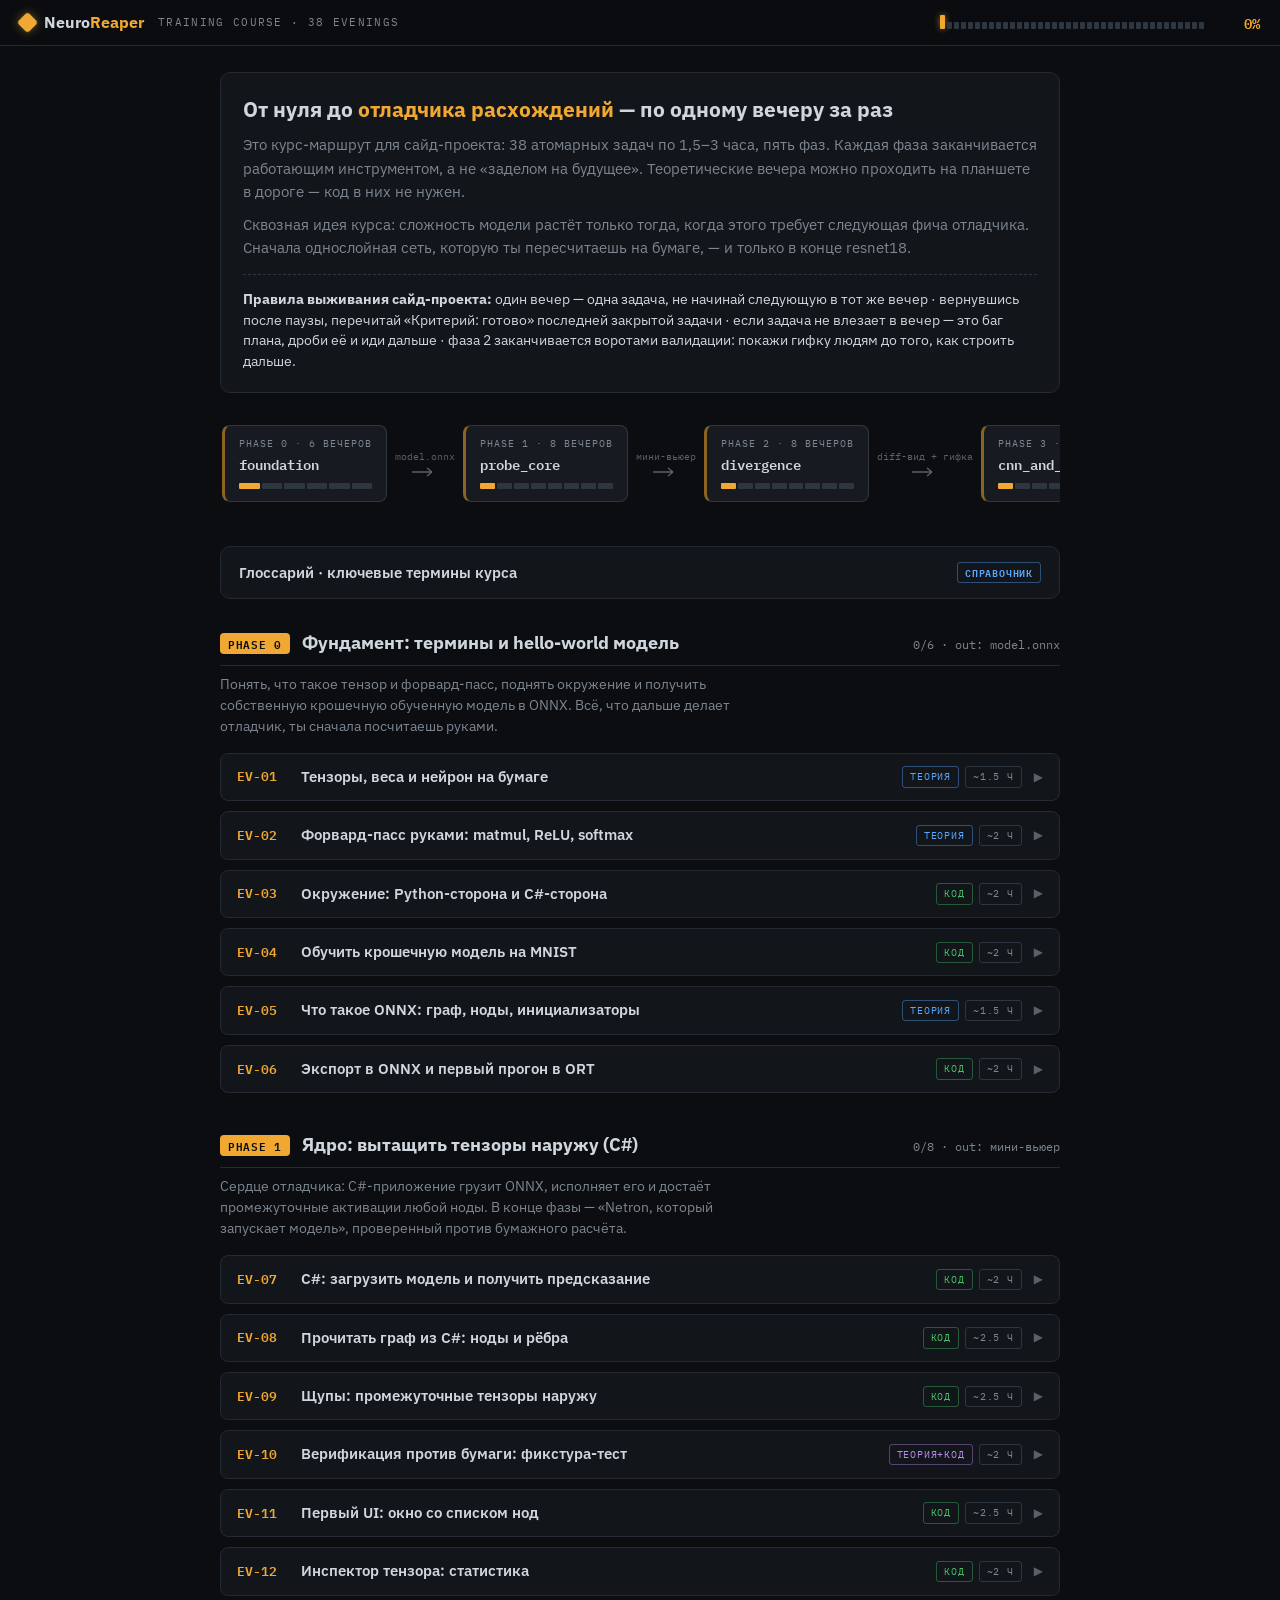
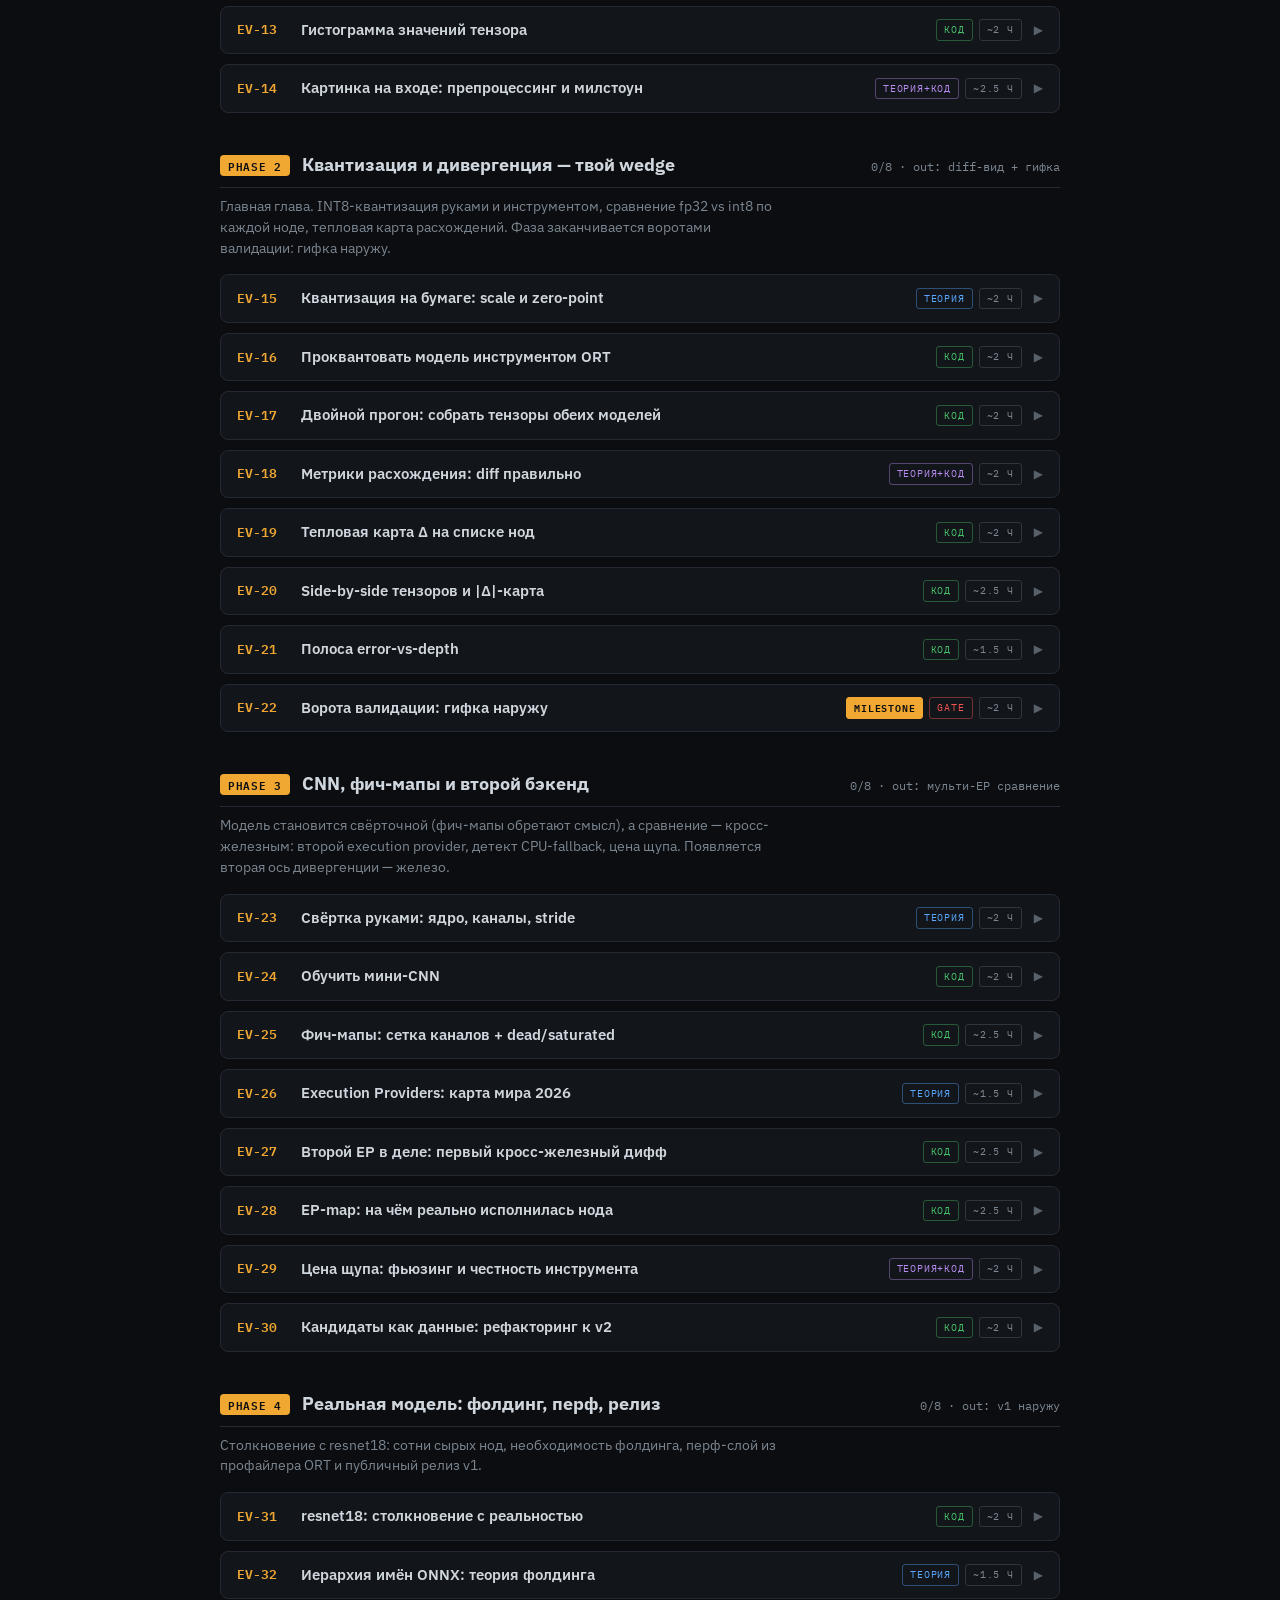
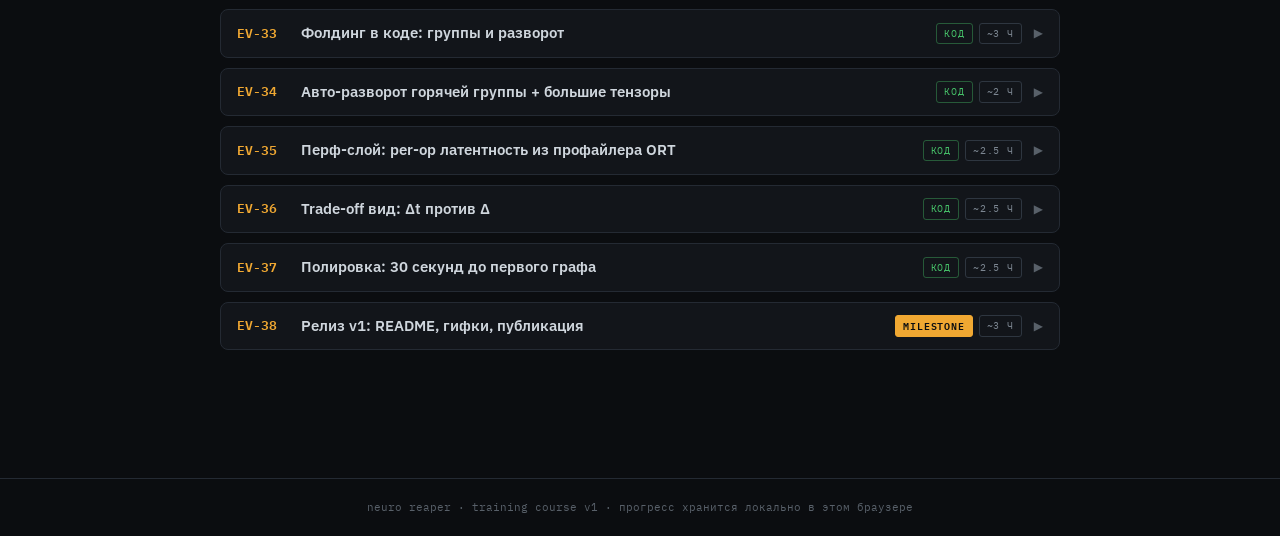
<file: docs/neuro-reaper-course_ru.html>
<!DOCTYPE html>
<html lang="ru">
<head>
<meta charset="UTF-8">
<meta name="viewport" content="width=device-width, initial-scale=1.0">
<title>Neuro Reaper · Учебный курс</title>
<link rel="icon" type="image/svg+xml" href="favicon.svg">
<link rel="preconnect" href="https://fonts.googleapis.com">
<link rel="preconnect" href="https://fonts.gstatic.com" crossorigin>
<link href="https://fonts.googleapis.com/css2?family=IBM+Plex+Mono:wght@400;500;600&family=IBM+Plex+Sans:wght@400;500;600;700&display=swap" rel="stylesheet">
<style>
:root{
  --bg:#0b0d10; --panel:#12151a; --panel2:#171b21; --line:#242a33; --line2:#2e3640;
  --text:#cfd6dd; --dim:#7c8691; --faint:#586069;
  --gold:#f0a832; --gold-dim:#8a6420; --green:#46c068; --blue:#5aa7ff; --red:#ef5350; --purple:#b88cf0;
  --mono:'IBM Plex Mono',ui-monospace,monospace; --sans:'IBM Plex Sans',system-ui,sans-serif;
}
*{box-sizing:border-box;margin:0;padding:0}
html{scroll-behavior:smooth}
@media (prefers-reduced-motion:reduce){html{scroll-behavior:auto}*{transition:none!important;animation:none!important}}
body{background:var(--bg);color:var(--text);font-family:var(--sans);font-size:15px;line-height:1.55;-webkit-font-smoothing:antialiased}
.mono{font-family:var(--mono)}
a{color:var(--blue);text-decoration:none}
a:hover{text-decoration:underline}
button{font:inherit;color:inherit;background:none;border:none;cursor:pointer}
:focus-visible{outline:2px solid var(--gold);outline-offset:2px}

/* header */
header{position:sticky;top:0;z-index:50;background:rgba(11,13,16,.94);backdrop-filter:blur(6px);border-bottom:1px solid var(--line);padding:10px 20px;display:flex;align-items:center;gap:14px;flex-wrap:wrap}
.logo{display:flex;align-items:center;gap:9px;font-weight:700;font-size:16px;white-space:nowrap}
.logo .gem{width:15px;height:15px;background:var(--gold);transform:rotate(45deg);border-radius:3px;box-shadow:0 0 10px rgba(240,168,50,.45)}
.logo span b{color:var(--gold)}
.hdr-label{font-family:var(--mono);font-size:11px;color:var(--dim);letter-spacing:.12em;text-transform:uppercase}
.hdr-progress{display:flex;align-items:center;gap:10px;margin-left:auto}
.hdr-progress .pct{font-family:var(--mono);font-size:14px;color:var(--gold);font-weight:600;min-width:46px;text-align:right}
#heatstrip{display:flex;gap:2px;height:14px;align-items:flex-end}
#heatstrip i{display:block;width:5px;background:var(--line2);border-radius:1px;height:7px;transition:background .2s,height .2s}
#heatstrip i.done{background:var(--green);height:14px}
#heatstrip i.current{background:var(--gold);height:14px;box-shadow:0 0 6px rgba(240,168,50,.6)}

/* intro */
.wrap{max-width:880px;margin:0 auto;padding:26px 20px 90px}
.intro{border:1px solid var(--line);background:var(--panel);border-radius:10px;padding:20px 22px;margin-bottom:26px}
.intro h1{font-size:21px;margin-bottom:8px}
.intro h1 em{color:var(--gold);font-style:normal}
.intro p{color:var(--dim);margin-bottom:10px}
.intro p:last-child{margin-bottom:0}
.intro .rules{margin-top:14px;border-top:1px dashed var(--line2);padding-top:14px;font-size:13.5px}
.intro .rules b{color:var(--text)}

/* phase graph nav */
.graphnav{margin:0 0 30px;overflow-x:auto;padding:6px 2px 14px}
.graphnav-inner{display:flex;align-items:stretch;gap:0;min-width:max-content}
.gn-node{position:relative;border:1px solid var(--line2);background:var(--panel2);border-radius:8px;padding:10px 14px 12px;min-width:148px;cursor:pointer;border-left:3px solid var(--gold-dim);transition:border-color .2s}
.gn-node:hover{border-color:var(--gold)}
.gn-node .op{font-family:var(--mono);font-size:10px;letter-spacing:.1em;color:var(--dim);text-transform:uppercase}
.gn-node .nm{font-family:var(--mono);font-size:13.5px;font-weight:600;margin:2px 0 8px}
.gn-node .strip{display:flex;gap:2px;height:6px}
.gn-node .strip i{flex:1;background:var(--line2);border-radius:1px}
.gn-node .strip i.done{background:var(--green)}
.gn-node .strip i.current{background:var(--gold)}
.gn-edge{display:flex;flex-direction:column;justify-content:center;align-items:center;padding:0 8px;color:var(--faint)}
.gn-edge .shape{font-family:var(--mono);font-size:9.5px;color:var(--faint);margin-bottom:2px;white-space:nowrap}
.gn-edge svg{display:block}

/* phase sections */
.phase{margin-bottom:38px}
.phase-head{display:flex;align-items:baseline;gap:12px;border-bottom:1px solid var(--line);padding-bottom:8px;margin-bottom:16px;flex-wrap:wrap}
.phase-head .tag{font-family:var(--mono);font-size:11px;color:var(--bg);background:var(--gold);border-radius:4px;padding:2px 8px;font-weight:600;letter-spacing:.06em}
.phase-head h2{font-size:18px}
.phase-head .meta{font-family:var(--mono);font-size:11.5px;color:var(--dim);margin-left:auto}
.phase-goal{font-size:13.5px;color:var(--dim);margin:-8px 0 16px;max-width:70ch}

/* evening card */
.ev{border:1px solid var(--line);background:var(--panel);border-radius:8px;margin-bottom:10px;overflow:hidden}
.ev.done{border-color:rgba(70,192,104,.35)}
.ev.done .ev-head .ev-id{color:var(--green)}
.ev-head{display:flex;align-items:center;gap:12px;padding:12px 16px;cursor:pointer;user-select:none}
.ev-head:hover{background:var(--panel2)}
.ev-id{font-family:var(--mono);font-size:12.5px;color:var(--gold);font-weight:600;min-width:52px}
.ev-title{font-weight:600;font-size:14.5px;flex:1}
.ev-badges{display:flex;gap:6px;align-items:center}
.bdg{font-family:var(--mono);font-size:10px;letter-spacing:.08em;text-transform:uppercase;border-radius:3px;padding:2px 7px;border:1px solid var(--line2);color:var(--dim);white-space:nowrap}
.bdg.theory{color:var(--blue);border-color:rgba(90,167,255,.4)}
.bdg.code{color:var(--green);border-color:rgba(70,192,104,.4)}
.bdg.mix{color:var(--purple);border-color:rgba(184,140,240,.4)}
.bdg.milestone{color:var(--bg);background:var(--gold);border-color:var(--gold);font-weight:600}
.bdg.gate{color:var(--red);border-color:rgba(239,83,80,.45)}
.ev-chev{color:var(--faint);transition:transform .2s;font-size:12px}
.ev.open .ev-chev{transform:rotate(90deg)}
.ev-body{display:none;border-top:1px solid var(--line);padding:16px 18px 18px}
.ev.open .ev-body{display:block}
.ev-sec{margin-bottom:14px}
.ev-sec:last-child{margin-bottom:0}
.ev-sec h4{font-family:var(--mono);font-size:10.5px;letter-spacing:.13em;text-transform:uppercase;color:var(--dim);margin-bottom:7px}
.ev-sec.goal p{color:var(--text);font-size:14px}
.terms{display:flex;flex-wrap:wrap;gap:6px;margin-bottom:8px}
.term{font-family:var(--mono);font-size:11.5px;color:var(--gold);background:rgba(240,168,50,.08);border:1px solid rgba(240,168,50,.25);border-radius:4px;padding:2px 8px}
.ev-sec.theory p{font-size:13.5px;color:var(--dim)}
.ev-sec.theory p b{color:var(--text)}
.ev-sec.theory code{font-family:var(--mono);font-size:12px;color:var(--gold);background:var(--panel2);padding:1px 5px;border-radius:3px}
.steps{list-style:none}
.steps li{display:flex;gap:10px;align-items:flex-start;padding:6px 0;border-bottom:1px dashed var(--line);font-size:13.5px}
.steps li:last-child{border-bottom:none}
.steps input[type=checkbox]{appearance:none;width:16px;height:16px;border:1.5px solid var(--line2);border-radius:4px;background:var(--bg);cursor:pointer;flex-shrink:0;margin-top:2px;position:relative}
.steps input[type=checkbox]:checked{background:var(--green);border-color:var(--green)}
.steps input[type=checkbox]:checked::after{content:'✓';position:absolute;inset:0;display:flex;align-items:center;justify-content:center;font-size:11px;color:var(--bg);font-weight:700}
.steps li.checked span{color:var(--faint);text-decoration:line-through}
.steps code{font-family:var(--mono);font-size:12px;color:var(--gold);background:var(--panel2);padding:1px 5px;border-radius:3px}
.donebox{border:1px solid rgba(70,192,104,.35);background:rgba(70,192,104,.06);border-radius:6px;padding:10px 12px;font-size:13.5px}
.donebox b{color:var(--green);font-family:var(--mono);font-size:11px;letter-spacing:.1em;text-transform:uppercase;display:block;margin-bottom:4px}
.pitfall{border:1px solid rgba(239,83,80,.3);background:rgba(239,83,80,.05);border-radius:6px;padding:10px 12px;font-size:13px;color:var(--dim);margin-top:10px}
.pitfall b{color:var(--red);font-family:var(--mono);font-size:11px;letter-spacing:.1em;text-transform:uppercase;display:block;margin-bottom:4px}
.lnk{list-style:none}
.lnk li{padding:7px 0;border-bottom:1px dashed var(--line)}
.lnk li:last-child{border-bottom:none}
.lnk a{font-size:13.5px;font-weight:600}
.lnk .lng{font-family:var(--mono);font-size:9.5px;color:var(--dim);border:1px solid var(--line2);border-radius:3px;padding:1px 5px;margin-left:6px;vertical-align:1px}
.lnk .lnote{font-size:12.5px;color:var(--dim);margin-top:2px}

/* glossary */
.glossary{border:1px solid var(--line);background:var(--panel);border-radius:10px;margin-bottom:30px;overflow:hidden}
.glossary>summary{padding:14px 18px;cursor:pointer;font-weight:600;font-size:15px;list-style:none;display:flex;align-items:center;gap:10px}
.glossary>summary::-webkit-details-marker{display:none}
.glossary>summary .bdg{margin-left:auto}
.gl-body{border-top:1px solid var(--line);padding:6px 18px 16px}
.gl-item{padding:10px 0;border-bottom:1px dashed var(--line)}
.gl-item:last-child{border-bottom:none}
.gl-item dt{font-family:var(--mono);font-size:13px;color:var(--gold);font-weight:600;margin-bottom:3px}
.gl-item dd{font-size:13.5px;color:var(--dim)}
.gl-item dd b{color:var(--text)}

footer{text-align:center;font-family:var(--mono);font-size:11px;color:var(--faint);padding:20px;border-top:1px solid var(--line)}
@media(max-width:560px){
  .wrap{padding:18px 12px 70px}
  .ev-head{flex-wrap:wrap}
  .ev-title{flex-basis:100%;order:3}
  .hdr-progress{width:100%;margin-left:0}
}
</style>
</head>
<body>
  <!-- Yandex.Metrika counter -->
  <script type="text/javascript">
    (function (m, e, t, r, i, k, a) {
      m[i] = m[i] || function () { (m[i].a = m[i].a || []).push(arguments) };
      m[i].l = 1 * new Date();
      for (var j = 0; j < document.scripts.length; j++) { if (document.scripts[j].src === r) { return; } }
      k = e.createElement(t), a = e.getElementsByTagName(t)[0], k.async = 1, k.src = r, a.parentNode.insertBefore(k, a)
    })
      (window, document, "script", "https://mc.yandex.ru/metrika/tag.js", "ym");

    ym(98653129, "init", {
      clickmap: true,
      trackLinks: true,
      accurateTrackBounce: true
    });
  </script>
  <noscript>
    <div><img src="https://mc.yandex.ru/watch/98653129" style="position:absolute; left:-9999px;" alt="" /></div>
  </noscript>
  <!-- /Yandex.Metrika counter -->
<header>
  <div class="logo"><div class="gem"></div><span>Neuro<b>Reaper</b></span></div>
  <div class="hdr-label">training course · 38 evenings</div>
  <div class="hdr-progress"><div id="heatstrip" aria-hidden="true"></div><div class="pct" id="pct">0%</div></div>
</header>
<div class="wrap">

<div class="intro">
  <h1>От нуля до <em>отладчика расхождений</em> — по одному вечеру за раз</h1>
  <p>Это курс-маршрут для сайд-проекта: 38 атомарных задач по 1,5–3 часа, пять фаз. Каждая фаза заканчивается работающим инструментом, а не «заделом на будущее». Теоретические вечера можно проходить на планшете в дороге — код в них не нужен.</p>
  <p>Сквозная идея курса: сложность модели растёт только тогда, когда этого требует следующая фича отладчика. Сначала однослойная сеть, которую ты пересчитаешь на бумаге, — и только в конце resnet18.</p>
  <div class="rules">
    <b>Правила выживания сайд-проекта:</b> один вечер — одна задача, не начинай следующую в тот же вечер · вернувшись после паузы, перечитай «Критерий: готово» последней закрытой задачи · если задача не влезает в вечер — это баг плана, дроби её и иди дальше · фаза 2 заканчивается воротами валидации: покажи гифку людям до того, как строить дальше.
  </div>
</div>

<nav class="graphnav" aria-label="Фазы курса"><div class="graphnav-inner" id="graphnav"></div></nav>

<details class="glossary" id="glossary">
  <summary>Глоссарий · ключевые термины курса <span class="bdg theory">справочник</span></summary>
  <div class="gl-body" id="glbody"></div>
</details>

<div id="phases"></div>

</div>
<footer>neuro reaper · training course v1 · прогресс хранится локально в этом браузере</footer>
<script>
const PHASES = [
{tag:"PHASE 0", name:"foundation", title:"Фундамент: термины и hello-world модель", evenings:"6 вечеров", out:"model.onnx",
 goal:"Понять, что такое тензор и форвард-пасс, поднять окружение и получить собственную крошечную обученную модель в ONNX. Всё, что дальше делает отладчик, ты сначала посчитаешь руками.",
 items:[
 {id:"EV-01", t:"Тензоры, веса и нейрон на бумаге", type:"theory", time:"~1.5 ч",
  goal:"Свободно читать запись вида 1×3×224×224 и понимать, что физически хранится в модели.",
  terms:["тензор","shape","dtype","веса (weights)","bias","параметры"],
  theory:"<b>Тензор</b> — просто многомерный массив чисел; <b>shape</b> — его размеры по осям (вектор из 10 чисел → shape <code>[10]</code>, батч картинок → <code>[N,C,H,W]</code>). <b>Нейрон</b> — это взвешенная сумма входов плюс сдвиг: <code>y = w·x + b</code>. Слой из M нейронов на N входов — это матрица весов <code>M×N</code> и вектор bias <code>M</code>. Модель = набор таких тензоров-параметров и порядок операций над ними.",
  steps:["Прочитай про тензоры и shape (любой вводный материал по PyTorch tensors, раздел basics)","Выпиши на бумаге слой из 2 нейронов на 3 входа: матрица W (2×3), bias b (2) — придумай числа сам","Посчитай руками выход для входа x = [1, 0, 2]","Запиши, какой shape будет у входа-картинки 28×28 в градациях серого с батчем 1 и почему"],
  links:[
   {t:"PyTorch: Tensors (Learn the Basics)",u:"https://docs.pytorch.org/tutorials/beginner/basics/tensorqs_tutorial.html",l:"EN",n:"Официальный туториал по тензорам: создание, shape, dtype — можно просто читать, без запуска кода."},
   {t:"3Blue1Brown: But what is a Neural Network?",u:"https://www.3blue1brown.com/lessons/neural-networks",l:"EN",n:"Лучшее визуальное объяснение нейрона, весов и bias на примере распознавания цифр (видео + текст)."},
   {t:"Учебник ШАД: нейронные сети",u:"https://education.yandex.ru/handbook/ml/article/nejronnye-seti",l:"RU",n:"Русскоязычное введение в нейросети из хендбука ШАД Яндекса."}],
  done:"Можешь без подсказки объяснить, что значит каждая цифра в shape 1×3×224×224 и сколько чисел хранит Linear-слой 784→10 (ответ: 784·10 + 10 = 7850).",
  pitfall:"Не углубляйся в обучение и градиенты — для отладчика инференса они не нужны. Если потянуло читать про backpropagation, остановись: это другая профессия."},
 {id:"EV-02", t:"Форвард-пасс руками: matmul, ReLU, softmax", type:"theory", time:"~2 ч",
  goal:"Один раз полностью прогнать сеть на бумаге — это твой будущий ground truth для отладчика.",
  terms:["forward pass","активация","ReLU","softmax","logits"],
  theory:"<b>Форвард-пасс</b> — последовательное применение слоёв: matmul → плюс bias → <b>активация</b>. <b>ReLU</b> — это просто <code>max(0, x)</code> поэлементно. <b>Softmax</b> превращает сырые выходы (<b>logits</b>) в вероятности: <code>exp(xi)/Σexp(xj)</code>. Промежуточный результат после каждого слоя — «тензор активаций»; именно их твой отладчик будет вытаскивать и показывать.",
  steps:["Возьми сеть: вход 3 → Linear(3→2) → ReLU → Linear(2→2) → softmax, веса придумай маленькие целые","Посчитай на бумаге все промежуточные тензоры для одного входа","Сфотографируй/сохрани листок — это эталон для EV-12","Объясни сам себе, почему ReLU «гасит» отрицательные значения и что это значит для гистограммы активаций"],
  links:[
   {t:"Jay Alammar: Visual & Interactive NN Math",u:"https://jalammar.github.io/feedforward-neural-networks-visual-interactive/",l:"EN",n:"Пошаговый визуальный разбор forward pass: w·x+b и активации, с интерактивными примерами."},
   {t:"Victor Zhou: A Simple Explanation of Softmax",u:"https://victorzhou.com/blog/softmax/",l:"EN",n:"Короткое объяснение softmax с числовым примером и заметкой о численной стабильности."},
   {t:"PyTorch: Build the Neural Network",u:"https://docs.pytorch.org/tutorials/beginner/basics/buildmodel_tutorial.html",l:"EN",n:"Официальный разбор nn.Linear / ReLU / Softmax слой за слоем — что происходит с тензором на каждом шаге."}],
  done:"На листке — полный расчёт сети с подписанными промежуточными тензорами. Ты понимаешь фразу «активации после второго слоя».",
  pitfall:"Числа бери маленькие (0–2), иначе утонешь в арифметике. Цель — структура вычисления, не точность."},
 {id:"EV-03", t:"Окружение: Python-сторона и C#-сторона", type:"code", time:"~2 ч",
  goal:"Обе половины проекта запускаются: Python для обучения/экспорта, C#/.NET для будущего отладчика.",
  terms:["PyTorch","onnxruntime","NuGet Microsoft.ML.OnnxRuntime"],
  theory:"Архитектура курса: Python-скрипты — расходный материал (обучить, экспортировать, квантовать), C#-приложение — настоящий артефакт. Граница между ними — ONNX-файл. Поэтому окружения два, и оба минимальные.",
  steps:["Python: <code>pip install torch torchvision onnx onnxruntime numpy</code> (CPU-сборки достаточно)","Проверь: <code>python -c \"import torch, onnxruntime; print(torch.__version__, onnxruntime.__version__)\"</code>","C#: создай консольный проект, добавь NuGet <code>Microsoft.ML.OnnxRuntime</code>","Проверь сборку: выведи <code>OrtEnv.Instance()</code> и список доступных провайдеров <code>OrtEnv.Instance().GetAvailableProviders()</code>","Закоммить пустой репозиторий с двумя папками: /python и /app"],
  links:[
   {t:"PyTorch: Get Started Locally",u:"https://pytorch.org/get-started/locally/",l:"EN",n:"Официальный селектор установки; выбирай Compute Platform: CPU."},
   {t:"ONNX Runtime: Get started with C#",u:"https://onnxruntime.ai/docs/get-started/with-csharp.html",l:"EN",n:"Официальный гайд: NuGet-пакет, InferenceSession, первые тензоры."},
   {t:"NuGet: Microsoft.ML.OnnxRuntime",u:"https://www.nuget.org/packages/Microsoft.ML.OnnxRuntime",l:"EN",n:"Страница пакета: актуальная версия и поддерживаемые платформы."},
   {t:"ORT C# API Reference",u:"https://onnxruntime.ai/docs/api/csharp/api",l:"EN",n:"Справочник API — настольная шпаргалка на весь курс."}],
  done:"Обе команды-проверки печатают версии без ошибок. Репозиторий создан.",
  pitfall:"Не ставь CUDA-сборки и не настраивай GPU сегодня — CPU хватит до фазы 3, а возня с драйверами съест вечер."},
 {id:"EV-04", t:"Обучить крошечную модель на MNIST", type:"code", time:"~2 ч",
  goal:"Получить СВОЮ модель: один Linear-слой 784→10, точность ~92%. Качество не важно — важно, что ты знаешь про неё всё.",
  terms:["MNIST","эпоха","batch","точность (accuracy)"],
  theory:"MNIST — 70k картинок рукописных цифр 28×28. Однослойная сеть <code>Flatten → Linear(784→10)</code> даёт ~92% — для нас этого достаточно навсегда. Помни вектор курса: ты ML-инженер (инференс), а не дата-сайентист (обучение). Обучение здесь — только способ получить не-случайные осмысленные веса.",
  steps:["Скопируй базовый пример обучения MNIST из туториала PyTorch, упрости модель до одного Linear","Обучи 2–3 эпохи, добейся точности выше 90% на тесте","Сохрани веса: <code>torch.save(model.state_dict(), 'mnist_linear.pt')</code>","Выведи и запиши W.shape и b.shape — сверь с расчётом из EV-01"],
  links:[
   {t:"PyTorch Quickstart",u:"https://docs.pytorch.org/tutorials/beginner/basics/quickstart_tutorial.html",l:"EN",n:"Сквозной официальный пример: DataLoader, модель, цикл обучения, сохранение весов."},
   {t:"pytorch/examples: MNIST",u:"https://github.com/pytorch/examples/tree/main/mnist",l:"EN",n:"Канонический MNIST-пример — упрости его модель до одного Linear."},
   {t:"3Blue1Brown: Gradient Descent",u:"https://www.3blue1brown.com/lessons/gradient-descent",l:"EN",n:"Визуальная интуиция того, что делает optimizer.step() — ровно в объёме, нужном курсу."}],
  done:"Файл mnist_linear.pt сохранён, точность ≥90% записана в README.",
  pitfall:"Не пытайся улучшить точность — 92% и 99% для отладчика неразличимы. Любая минута тюнинга гиперпараметров — потраченная зря."},
 {id:"EV-05", t:"Что такое ONNX: граф, ноды, инициализаторы", type:"theory", time:"~1.5 ч",
  goal:"Понимать устройство файла, который твой отладчик будет читать всю жизнь.",
  terms:["ONNX","граф (GraphProto)","нода / оператор","инициализатор","opset","protobuf"],
  theory:"<b>ONNX</b> — формат-посредник: вычислительный <b>граф</b>, где <b>ноды</b> — операторы (MatMul, Relu, Conv…), рёбра — тензоры, а <b>инициализаторы</b> — вшитые тензоры-константы (веса). <b>Opset</b> — версия словаря операторов. Физически это <b>protobuf</b>-файл. Ключевая мысль для отладчика: у каждого тензора-ребра есть имя, и по имени его можно запросить наружу.",
  steps:["Прочитай вводную «ONNX concepts» с onnx.ai (граф, операторы, opset)","Открой netron.app в браузере планшета и загрузи любую публичную ONNX-модель (или свою после EV-06)","Найди в Netron: входы, выходы, первый MatMul, его инициализаторы — посмотри их shape","Выпиши своими словами разницу между нодой, тензором-ребром и инициализатором"],
  links:[
   {t:"ONNX Concepts",u:"https://onnx.ai/onnx/intro/concepts.html",l:"EN",n:"Официальная вводная: граф, ноды-операторы, инициализаторы, атрибуты, opset, protobuf."},
   {t:"ONNX IR Specification",u:"https://onnx.ai/onnx/repo-docs/IR.html",l:"EN",n:"Нормативная спецификация ModelProto/GraphProto/NodeProto — фундамент будущего парсера."},
   {t:"Netron",u:"https://netron.app",l:"EN",n:"Браузерный визуализатор ONNX — работает прямо с планшета."}],
  done:"Глядя на граф в Netron, можешь для любой ноды сказать: что входит, что выходит, где её веса.",
  pitfall:"Netron — это «смотрелка», твой инструмент будет «запускалкой». Отмечай по ходу, чего тебе в Netron не хватает — это бэклог твоих фич."},
 {id:"EV-06", t:"Экспорт в ONNX и первый прогон в ORT", type:"code", time:"~2 ч",
  goal:"Модель из EV-04 превращена в model.onnx, и ONNX Runtime выдаёт те же ответы, что PyTorch.",
  terms:["torch.onnx.export","InferenceSession","input/output names"],
  theory:"Экспорт трассирует форвард-пасс и записывает его как граф. С этого момента PyTorch больше не нужен для инференса: <code>onnxruntime.InferenceSession</code> читает файл и считает. Сверка «PyTorch vs ORT на одном входе» — твой первый тест на эквивалентность бэкендов, тема всего проекта.",
  steps:["Экспортируй: <code>torch.onnx.export(model, dummy_input, 'mnist_linear.onnx', input_names=['input'], output_names=['logits'])</code>","Открой файл в Netron — найди свой Gemm/MatMul и инициализаторы","В Python: прогони один и тот же тензор через PyTorch и через InferenceSession","Сравни выходы поэлементно (np.allclose с atol=1e-5) — задокументируй результат"],
  links:[
   {t:"PyTorch: Export to ONNX + run with ORT",u:"https://docs.pytorch.org/tutorials/beginner/onnx/export_simple_model_to_onnx_tutorial.html",l:"EN",n:"Официальный туториал: экспорт, просмотр в Netron, сверка выходов с ORT — ровно план этого вечера."},
   {t:"torch.onnx (документация)",u:"https://docs.pytorch.org/docs/stable/onnx.html",l:"EN",n:"Актуально на 2026: dynamo=True — рекомендуемый экспортер, TorchScript-путь — легаси."},
   {t:"ONNX Runtime: Get started with Python",u:"https://onnxruntime.ai/docs/get-started/with-python.html",l:"EN",n:"Python-квикстарт ORT: InferenceSession и инференс экспортированной модели."}],
  done:"model.onnx в репозитории; скрипт сверки печатает max abs diff между PyTorch и ORT (порядка 1e-6).",
  pitfall:"Если выходы «почти» совпадают (1e-6) — это норма для float32, а не баг. Запомни это ощущение: нулевого расхождения не бывает почти никогда."}
]},
{tag:"PHASE 1", name:"probe_core", title:"Ядро: вытащить тензоры наружу (C#)", evenings:"8 вечеров", out:"мини-вьюер",
 goal:"Сердце отладчика: C#-приложение грузит ONNX, исполняет его и достаёт промежуточные активации любой ноды. В конце фазы — «Netron, который запускает модель», проверенный против бумажного расчёта.",
 items:[
 {id:"EV-07", t:"C#: загрузить модель и получить предсказание", type:"code", time:"~2 ч",
  goal:"Консольное C#-приложение делает инференс mnist_linear.onnx.",
  terms:["SessionOptions","NamedOnnxValue","DenseTensor"],
  theory:"C#-API зеркалит питоновский: <code>InferenceSession</code> → подать словарь входов → получить выходы. Тензоры — <code>DenseTensor&lt;float&gt;</code>. Это единственная новая «магия» вечера, остальное — обычный C#.",
  steps:["В /app: загрузка mnist_linear.onnx через new InferenceSession(path)","Подай фиксированный массив 784 float (хоть все 0.5f) как input","Достань logits, выведи argmax","Сверь с тем же входом в Python-ORT — числа должны совпасть до 1e-6"],
  links:[
   {t:"ONNX Runtime: Get started with C#",u:"https://onnxruntime.ai/docs/get-started/with-csharp.html",l:"EN",n:"Базовые паттерны: создание сессии, подача входов, чтение выходов."},
   {t:"Туториал: ResNet50 v2 на C#",u:"https://onnxruntime.ai/docs/tutorials/csharp/resnet50_csharp.html",l:"EN",n:"Пошаговый официальный пример: DenseTensor, Run(), softmax — тот же сценарий, что у тебя."},
   {t:"InferenceSession: C# API Reference",u:"https://onnxruntime.ai/docs/api/csharp/api/Microsoft.ML.OnnxRuntime.InferenceSession.html",l:"EN",n:"Все перегрузки Run(), InputMetadata/OutputMetadata."}],
  done:"dotnet run печатает 10 логитов и top-1 класс, совпадающие с Python.",
  pitfall:"Следи за порядком осей и тем, что вход [1,784], а не [784] — несовпадение shape это 90% ошибок первого вечера."},
 {id:"EV-08", t:"Прочитать граф из C#: ноды и рёбра", type:"code", time:"~2.5 ч",
  goal:"Приложение печатает структуру графа — список нод с их входами/выходами. Это модель данных будущего UI.",
  terms:["ModelProto","NodeProto","ValueInfo","протобуф-схема ONNX"],
  theory:"ONNX-файл можно разобрать без исполнения: это protobuf со схемой onnx.proto. Из C# проще всего взять пакет <code>Onnx.Protobuf</code> / сгенерировать классы из onnx.proto, либо распарсить через Microsoft.ML.OnnxRuntime метаданные сессии (имена входов/выходов). Для полного графа нужен именно protobuf-парс.",
  steps:["Подключи protobuf-разбор onnx (готовый NuGet или protoc по onnx.proto)","Выведи: имя ноды, op_type, inputs[], outputs[] для каждой ноды","Собери из этого структуру Graph {Nodes, Edges} в своих классах","Прогони на mnist_linear.onnx: должно быть 2–4 ноды (Gemm/MatMul, может Flatten)"],
  links:[
   {t:"onnx.proto (схема формата)",u:"https://github.com/onnx/onnx/blob/main/onnx/onnx.proto",l:"EN",n:"Первоисточник: protobuf-схема ModelProto/GraphProto/NodeProto."},
   {t:"Protocol Buffer Basics: C#",u:"https://protobuf.dev/getting-started/csharptutorial/",l:"EN",n:"Официальный туториал Google.Protobuf: генерация классов из .proto и парсинг."},
   {t:"OnnxSharp",u:"https://github.com/nietras/OnnxSharp",l:"EN",n:"Готовый NuGet со сгенерированными protobuf-классами ONNX — ModelProto.Parser.ParseFromFile из коробки."}],
  done:"Команда dump-graph печатает все ноды с рёбрами; своя структура Graph заполнена.",
  pitfall:"Не строй UI сегодня. Текстовый дамп — достаточный интерфейс для проверки модели данных."},
 {id:"EV-09", t:"Щупы: промежуточные тензоры наружу", type:"code", time:"~2.5 ч",
  goal:"Ключевая техника всего инструмента: пометить внутренние тензоры как выходы графа и получить их значения.",
  terms:["graph outputs","техника Polygraphy","ValueInfoProto"],
  theory:"ORT отдаёт только тензоры, объявленные выходами графа. Трюк (его использует и Polygraphy): программно добавить имена промежуточных рёбер в <code>graph.output</code> и пересоздать сессию — теперь Run() возвращает и их. Это «щуп» в его простейшей форме.",
  steps:["Напиши функцию: по имени тензора-ребра добавить его в outputs модифицированной копии модели","Перезагрузи сессию из модифицированных байтов (в память, без записи на диск)","Запроси выход первого слоя (после MatMul, до softmax если есть)","Выведи shape и первые 10 значений полученного тензора"],
  links:[
   {t:"Polygraphy: How to Debug Accuracy",u:"https://github.com/NVIDIA/TensorRT/blob/main/tools/Polygraphy/how-to/debug_accuracy.md",l:"EN",n:"Как NVIDIA отлаживает точность: пометить промежуточные тензоры как outputs и сравнивать послойно."},
   {t:"sklearn-onnx: intermediate outputs",u:"https://onnx.ai/sklearn-onnx/auto_examples/plot_intermediate_outputs.html",l:"EN",n:"Рабочий пример модификации графа: добавление промежуточных тензоров в outputs."},
   {t:"onnxruntime issue #1455",u:"https://github.com/microsoft/onnxruntime/issues/1455",l:"EN",n:"Каноническое обсуждение «как достать тензор среднего слоя» с рецептом через graph.output."},
   {t:"onnx.shape_inference",u:"https://onnx.ai/onnx/api/shape_inference.html",l:"EN",n:"infer_shapes заполняет value_info промежуточных тензоров — пригодится для щупов."}],
  done:"Метод GetIntermediateTensor(modelPath, tensorName) возвращает значения любого ребра графа.",
  pitfall:"Для промежуточных рёбер может не быть ValueInfo с типом/shape — добавляй output без них или прогони shape inference (onnx.shape_inference) на этапе экспорта."},
 {id:"EV-10", t:"Верификация против бумаги: фикстура-тест", type:"mix", time:"~2 ч",
  goal:"Доказать, что щупы не врут: активации из EV-09 совпадают с расчётом из EV-02.",
  terms:["ground truth","фикстура","регрессионный тест"],
  theory:"Крошечная модель — твой регрессионный тест навсегда. Она разводит два типа ошибок: «инструмент посчитал не то» (баг кода) и «я не понимаю, почему значение такое» (пробел в знании). На resnet18 их различить невозможно, на 3-нейронной сети — тривиально.",
  steps:["Собери в Python вручную ONNX-модель с весами из твоего бумажного расчёта EV-02 (через onnx.helper или экспорт из torch с заданными весами)","Прогони её в своём C#-ядре, сними все промежуточные тензоры","Сверь каждое значение с листком — расхождение должно быть ~1e-7","Оформи это как юнит-тест в проекте: он запускается одной командой и навсегда охраняет ядро"],
  links:[
   {t:"onnx.helper API",u:"https://onnx.ai/onnx/api/helper.html",l:"EN",n:"Справочник make_node/make_graph/make_model для ручной сборки модели с твоими весами."},
   {t:"ONNX with Python",u:"https://onnx.ai/onnx/intro/python.html",l:"EN",n:"Официальный разбор сборки модели с нуля: линейная регрессия из make_node + check_model."}],
  done:"Тест paper_model_test зелёный; в README — строчка «ядро верифицировано против ручного расчёта».",
  pitfall:"Если числа не сходятся — сначала проверь порядок матричного умножения (x·Wᵀ vs W·x) и broadcast bias, это классика."},
 {id:"EV-11", t:"Первый UI: окно со списком нод", type:"code", time:"~2.5 ч",
  goal:"Минимальное окно (выбранный тобой UI-стек): открыть файл, список нод, клик — пока просто имя и shape.",
  terms:["MVU/MVVM","view-model графа"],
  theory:"Сегодня решается стек UI (Blazor Hybrid/Photino, Avalonia — что тебе ближе). Решение фиксируем и больше не пересматриваем до v1: смена UI-стека — главный убийца сайд-проектов. UI — тонкий слой над ядром из EV-07–10, никакой логики в нём.",
  steps:["Подними каркас выбранного UI-стека в /app","Кнопка «Open ONNX» → файл-диалог → ядро парсит граф","Список нод (имя, op_type) из своей структуры Graph","Клик по ноде → панель с именами входов/выходов и их shape (из shape inference)"],
  links:[
   {t:"Avalonia UI: Get Started",u:"https://docs.avaloniaui.net/docs/get-started/",l:"EN",n:"Кандидат №1: кроссплатформенный XAML-стек, шаблоны и первый проект."},
   {t:"Blazor Hybrid (обзор)",u:"https://learn.microsoft.com/en-us/aspnet/core/blazor/hybrid/",l:"EN",n:"Кандидат №2: web-UI в нативном окне через BlazorWebView."},
   {t:"Photino",u:"https://www.tryphotino.io/",l:"EN",n:"Кандидат №3: лёгкий нативный WebView без браузерного рантайма."}],
  done:"Окно показывает граф mnist_linear.onnx списком; клик выводит метаданные ноды.",
  pitfall:"Никакой отрисовки графа стрелочками сегодня. Список — достаточная визуализация до фазы 4."},
 {id:"EV-12", t:"Инспектор тензора: статистика", type:"code", time:"~2 ч",
  goal:"Клик по ноде показывает живые числа её выходного тензора: min / max / mean / std.",
  terms:["агрегаты тензора","инспектор"],
  theory:"Это первый момент, когда твой инструмент делает то, чего не умеет Netron: показывает не структуру, а ЗНАЧЕНИЯ на реальном входе. Статистики — самый дешёвый и самый информативный вид: по одному mean/std уже видно мёртвый слой или взрыв активаций.",
  steps:["По клику на ноду — вызов GetIntermediateTensor для её выхода","Посчитай min/max/mean/std (одним проходом, на C#)","Выведи в панель инспектора моноширинным шрифтом","Проверь на бумажной модели: статистики должны совпасть с листком"],
  links:[
   {t:"Welford's online algorithm",u:"https://en.wikipedia.org/wiki/Algorithms_for_calculating_variance",l:"EN",n:"Численно устойчивый однопроходный расчёт mean/variance — раздел «Welford's online algorithm»."},
   {t:"John D. Cook: running variance",u:"https://www.johndcook.com/blog/standard_deviation/",l:"EN",n:"Почему наивная формула ломается на float, и класс RunningStat (легко переносится на C#)."}],
  done:"Для любой ноды по клику видны 4 статистики, у бумажной модели они верны.",
  pitfall:"Кэшируй результаты Run() по входу: пересоздавать сессию на каждый клик — секунды задержки даже на MNIST."},
 {id:"EV-13", t:"Гистограмма значений тензора", type:"code", time:"~2 ч",
  goal:"К статистикам добавить распределение: маленькая гистограмма значений тензора в инспекторе.",
  terms:["гистограмма","бины","распределение активаций"],
  theory:"Гистограмма — главный инструмент будущей главы про квантизацию: вся идея INT8 в том, чтобы уложить вот это распределение в 256 уровней. Посмотри уже сейчас, как ReLU обрубает левую половину распределения — это видно глазами.",
  steps:["Функция: тензор → 32–64 бина → массив высот","Отрисуй барами (canvas/SVG/нативно — по стеку)","Прогони на модели с ReLU: убедись, что слева характерный пик в нуле","Подпиши под гистограммой min и max"],
  links:[
   {t:"Histogram: выбор числа бинов",u:"https://en.wikipedia.org/wiki/Histogram",l:"EN",n:"Правила Стёрджеса, Скотта, Freedman–Diaconis — чем руководствоваться при 32–64 бинах."},
   {t:"A Visual Guide to Quantization",u:"https://newsletter.maartengrootendorst.com/p/a-visual-guide-to-quantization",l:"EN",n:"50+ иллюстраций: распределения активаций, клиппинг, калибровка — мотивация всей гистограммы."}],
  done:"Инспектор показывает гистограмму; на ReLU-слое виден пик в нуле и ты понимаешь почему.",
  pitfall:"NaN/Inf в тензоре сломают бины — отфильтруй и показывай их счётчик отдельно (это, кстати, готовый детектор проблем)."},
 {id:"EV-14", t:"Картинка на входе: препроцессинг и милстоун", type:"mix", time:"~2.5 ч",
  goal:"Открыть PNG с цифрой, правильно подготовить и получить предсказание. Фаза закрыта: «Netron, который запускает».",
  terms:["нормализация","NCHW","center-crop","препроцессинг"],
  theory:"Препроцессинг — где живёт половина реальных багов деплоя: картинка 0–255 → float 0–1 (или mean/std нормализация), HWC → CHW, resize/crop. Модель молча выдаст мусор при любой ошибке — без исключений. Твой отладчик потом будет ловить именно такие случаи, так что прочувствуй это руками.",
  steps:["Загрузка PNG 28×28, перевод в float-тензор с той же нормализацией, что при обучении","Прогон через ядро, вывод top-1 и уверенности в UI","Нарисуй от руки цифру, прогони — поиграйся с неправильной нормализацией и посмотри, как едет предсказание","Зафиксируй милстоун: тег v0.1 в репозитории, скриншот в README"],
  links:[
   {t:"ResNet50 C#: препроцессинг",u:"https://onnxruntime.ai/docs/tutorials/csharp/resnet50_csharp.html",l:"EN",n:"Официальный C#-пример: ImageSharp + resize + нормализация mean/std в DenseTensor."},
   {t:"ONNX Model Zoo: карточка ResNet",u:"https://github.com/onnx/models/tree/main/validated/vision/classification/resnet",l:"EN",n:"Эталонная спецификация препроцессинга: NCHW, точные mean/std, HWC→CHW."},
   {t:"ImageSharp: Getting Started",u:"https://docs.sixlabors.com/articles/imagesharp/gettingstarted.html",l:"EN",n:"Загрузка PNG, resize, доступ к пикселям в .NET."}],
  done:"Открыл картинку → увидел предсказание → кликнул ноду → увидел её активации и гистограмму. Тег v0.1 стоит.",
  pitfall:"MNIST обучен на белых цифрах на чёрном фоне — перевёрнутая полярность картинки даст уверенный мусор. Отличный первый «баг» для пристрелки."}
]},
{tag:"PHASE 2", name:"divergence", title:"Квантизация и дивергенция — твой wedge", evenings:"8 вечеров", out:"diff-вид + гифка",
 goal:"Главная глава. INT8-квантизация руками и инструментом, сравнение fp32 vs int8 по каждой ноде, тепловая карта расхождений. Фаза заканчивается воротами валидации: гифка наружу.",
 items:[
 {id:"EV-15", t:"Квантизация на бумаге: scale и zero-point", type:"theory", time:"~2 ч",
  goal:"Понять формулу INT8 настолько, чтобы проквантовать 4 числа руками.",
  terms:["INT8","scale","zero-point","квантизация","деквантизация","клиппинг"],
  theory:"Квантизация — отображение диапазона float в 256 целых уровней: <code>q = round(x/scale) + zero_point</code>, обратно <code>x ≈ (q − zero_point)·scale</code>. <b>Scale</b> — цена одного шага, <b>zero-point</b> — какой int соответствует нулю. Ошибка округления на каждом слое и есть источник дивергенции, которую покажет твой инструмент.",
  steps:["Прочитай введение в квантизацию (документация ORT quantization, раздел concepts)","Возьми числа [-1.4, 0.0, 0.37, 2.5]: подбери scale/zero-point под диапазон, проквантуй и деквантуй руками","Посчитай ошибку восстановления каждого числа — это «цена» INT8","Ответь себе: почему выброс-одиночка в тензоре портит точность всем остальным значениям (намёк: он растягивает scale)"],
  links:[
   {t:"ORT: Quantize ONNX Models",u:"https://onnxruntime.ai/docs/performance/model-optimizations/quantization.html",l:"EN",n:"Базовый документ фазы: формула scale/zero-point, симметричная и асимметричная схемы, QDQ vs QOperator."},
   {t:"Lei Mao: Quantization for Neural Networks",u:"https://leimao.github.io/article/Neural-Networks-Quantization/",l:"EN",n:"Классический разбор математики: вывод scale и zero-point, квантованный matmul, с кодом."},
   {t:"HF Optimum: Quantization (concepts)",u:"https://huggingface.co/docs/optimum/concept_guides/quantization",l:"EN",n:"То же простым языком: affine/symmetric, per-tensor vs per-channel, виды калибровки."}],
  done:"На листке — ручная квантизация 4 чисел с ошибками восстановления. Термины scale/zero-point — твои.",
  pitfall:"Симметричная vs асимметричная схема и per-channel — пока пропусти, хватит per-tensor асимметричной. Вернёшься, когда инструмент покажет, где её не хватает."},
 {id:"EV-16", t:"Проквантовать модель инструментом ORT", type:"code", time:"~2 ч",
  goal:"Получить mnist_linear.int8.onnx и понять, что изменилось в графе.",
  terms:["static vs dynamic quantization","калибровка","QDQ-формат"],
  theory:"<b>Динамическая</b> квантизация считает scale активаций на лету, <b>статическая</b> — заранее по калибровочным данным (и она — путь NPU). В графе появятся ноды QuantizeLinear/DequantizeLinear (<b>QDQ</b>) — посмотри на них в Netron и в своём вьюере: граф «оброс» служебными операциями.",
  steps:["Python: <code>onnxruntime.quantization.quantize_static</code> на своей модели с калибровкой из 100 картинок MNIST (или quantize_dynamic для первого раза)","Открой int8-модель в Netron: найди QDQ-ноды, посмотри scale/zero-point в их инициализаторах","Открой её же своим вьюером — парсер не должен упасть на новых op_type","Сравни размер файлов fp32 vs int8"],
  links:[
   {t:"ORT Quantization: разделы про API",u:"https://onnxruntime.ai/docs/performance/model-optimizations/quantization.html",l:"EN",n:"Тот же документ, теперь разделы quantize_static/quantize_dynamic, CalibrationDataReader, pre-processing."},
   {t:"Пример: квантизация image classification",u:"https://github.com/microsoft/onnxruntime-inference-examples/blob/main/quantization/image_classification/cpu/ReadMe.md",l:"EN",n:"Официальный рабочий пример quantize_static с калибровкой — образец для твоего скрипта."},
   {t:"Оператор QuantizeLinear",u:"https://onnx.ai/onnx/operators/onnx__QuantizeLinear.html",l:"EN",n:"Спецификация ноды, которую ORT вставляет в граф при QDQ-квантизации."}],
  done:"int8-модель в репо, открывается твоим вьюером, ты можешь показать пальцем её scale и zero-point.",
  pitfall:"Точность int8-модели на MNIST почти не просядет — не жди драмы на однослойке. Драма появится на CNN, тут важен механизм."},
 {id:"EV-17", t:"Двойной прогон: собрать тензоры обеих моделей", type:"code", time:"~2 ч",
  goal:"Ядро умеет прогнать fp32 и int8 модели на одном входе и снять активации с обеих.",
  terms:["reference vs candidate","сопоставление тензоров"],
  theory:"Появляется главная абстракция продукта: <b>reference</b> (эталон) и <b>candidate</b> (кандидат). Уже сейчас оформи кандидата как конфиг {modelPath, precision, provider} — позже это бесплатно расширится на EP и устройства. Тонкость: имена тензоров в int8-графе слегка другие (QDQ-вставки) — нужен маппинг «смысловая точка → имя в каждом графе».",
  steps:["Класс RunConfig {Model, Provider} и метод RunAll(config, input) → словарь имя→тензор","Прогони обе модели на одной картинке","Построй сопоставление точек сравнения (выходы «настоящих» слоёв, минуя QDQ-обвязку)","Выведи пары тензоров рядом в консоль для одного слоя"],
  links:[
   {t:"NVIDIA Polygraphy",u:"https://github.com/NVIDIA/TensorRT/tree/main/tools/Polygraphy",l:"EN",n:"Концептуальный прототип твоего инструмента: прогон на нескольких бэкендах и сравнение результатов."},
   {t:"run_qdq_debug.py (ORT examples)",u:"https://github.com/microsoft/onnxruntime-inference-examples/blob/main/quantization/image_classification/cpu/run_qdq_debug.py",l:"EN",n:"Готовый скрипт qdq_loss_debug: create_activation_matching — сопоставление тензоров fp32 и QDQ-графа."}],
  done:"Один вызов возвращает два словаря активаций с согласованными ключами.",
  pitfall:"Не сравнивай выход QuantizeLinear с float-тензором напрямую — сравнивать нужно точки после деквантизации, иначе получишь бессмысленные гигантские диффы."},
 {id:"EV-18", t:"Метрики расхождения: diff правильно", type:"mix", time:"~2 ч",
  goal:"Посчитать max abs diff, mean abs diff и cosine similarity между парами тензоров — с деквантизацией перед сравнением.",
  terms:["max abs diff","cosine similarity","деквантизация перед сравнением"],
  theory:"<b>Max abs</b> ловит худший выброс, <b>mean abs</b> — общий дрейф, <b>cosine</b> — сохранилось ли «направление» тензора (форма паттерна). Правило, которое отличает твой инструмент от наивного: int8-значения деквантуются в float ДО сравнения. Сравнивать сырые int с float — бессмыслица.",
  steps:["Функции diff-метрик для пары тензоров (выровняй shape, проверь поэлементное соответствие)","Прогони по всем сопоставленным точкам из EV-17","Выведи таблицу: слой → три метрики","Проверь на фикстуре EV-10: fp32 против самой себя даёт строгий ноль"],
  links:[
   {t:"AIMET: QuantAnalyzer",u:"https://quic.github.io/aimet-pages/releases/1.33.5/user_guide/quant_analyzer.html",l:"EN",n:"Как Qualcomm ищет «горячие» слои: per-layer метрики, гистограммы, min-max диапазоны."},
   {t:"SQNR как метрика сравнения тензоров",u:"https://karam-nus.github.io/metrics/docs/metrics/tensor-comparison/sqnr",l:"EN",n:"Формула SQNR в децибелах; рядом в разделе — cosine similarity как комплементарная метрика."},
   {t:"MACE: How to Debug",u:"https://mace.readthedocs.io/en/latest/development/how_to_debug.html",l:"EN",n:"Практика mobile-фреймворка: cosine similarity и SQNR против эталона."}],
  done:"Таблица расхождений по слоям печатается; self-diff равен нулю (это тест).",
  pitfall:"Cosine на тензоре с почти нулевыми значениями взрывается — обрабатывай малые нормы отдельно (показывай n/a)."},
 {id:"EV-19", t:"Тепловая карта Δ на списке нод", type:"code", time:"~2 ч",
  goal:"UI раскрашивает ноды по величине расхождения: зелёный → жёлтый → красный. Wedge становится видимым.",
  terms:["divergence heatmap","нормировка шкалы"],
  theory:"Цвет — по max abs diff ноды, шкала нормируется на максимум по модели (или фикс-порог пользователя). Это тот самый экран из твоих мокапов, только на живых данных. С этого вечера инструмент отвечает на вопрос «ГДЕ разъехалось» с одного взгляда.",
  steps:["Раскрась элементы списка нод по Δ (фон/полоска слева)","Покажи численный Δ рядом с каждой нодой моноширинно","Сводка сверху: worst Δ @ имя-ноды","Скриншот в README"],
  links:[
   {t:"Matplotlib: Choosing Colormaps",u:"https://matplotlib.org/stable/users/explain/colors/colormaps.html",l:"EN",n:"Перцептивно равномерные палитры (viridis/magma) и почему это важно для теплокарт."}],
  done:"Открыл две модели → список нод светится теплокартой → видно худшую ноду.",
  pitfall:"Линейная шкала убьёт контраст (одна красная нода, всё остальное неразличимо зелёное) — попробуй лог-шкалу или перцентили."},
 {id:"EV-20", t:"Side-by-side тензоров и |Δ|-карта", type:"code", time:"~2.5 ч",
  goal:"В инспекторе: эталонный тензор, кандидатный и карта поэлементного |Δ| рядом — как в твоём прототипе.",
  terms:["хитмап тензора","colormap","diff-карта"],
  theory:"Числовые метрики говорят «насколько», картинка — «как именно»: равномерный шум квантизации выглядит совсем иначе, чем структурная ошибка (полосы, пятна). Для 1D-тензора рисуй полосу, для 2D — хитмап; colormap бери перцептивную (viridis/magma-подобную).",
  steps:["Рендер 2D-хитмапа тензора (canvas/битмап, ближайший сосед, без сглаживания)","Три панели: REF / CAND / |Δ|, общая цветовая шкала у первых двух","Подпиши под |Δ| метрики из EV-18","Прогони на самом расходящемся слое — посмотри на характер ошибки"],
  links:[
   {t:"BIDS: история viridis",u:"https://bids.github.io/colormap/",l:"EN",n:"Что такое перцептивная равномерность и почему jet вводит в заблуждение."},
   {t:"Jake VanderPlas: How Bad Is Your Colormap?",u:"https://jakevdp.github.io/blog/2014/10/16/how-bad-is-your-colormap/",l:"EN",n:"Наглядное доказательство вреда jet: перевод в grayscale обнажает ложные скачки яркости."}],
  done:"Для выбранной ноды видны три хитмапа; на фикстуре self-diff карта равномерно чёрная.",
  pitfall:"REF и CAND обязаны делить одну шкалу цвета, иначе глаз увидит «разницу» там, где её нет."},
 {id:"EV-21", t:"Полоса error-vs-depth", type:"code", time:"~1.5 ч",
  goal:"Нижняя панель: бар на каждый слой, высота и цвет — Δ. История накопления дрейфа с глубиной.",
  terms:["накопление ошибки","depth-wise view"],
  theory:"Ошибка квантизации копится: каждый слой добавляет своё округление поверх уже искажённого входа. Полоса по глубине показывает этот сюжет одним взглядом и станет по-настоящему драматичной на CNN в фазе 3.",
  steps:["Горизонтальная полоса баров внизу окна, по бару на сопоставленную точку","Цвет согласован с теплокартой списка","Клик по бару выбирает соответствующую ноду","Скриншот"],
  links:[
   {t:"Quantization Error Propagation (arXiv)",u:"https://arxiv.org/html/2504.09629v1",l:"EN",n:"Эмпирика накопления ошибки по глубине; читабельная HTML-версия для планшета."},
   {t:"White Paper on NN Quantization (Qualcomm)",u:"https://arxiv.org/abs/2106.08295",l:"EN",n:"Канонический white paper: источники ошибки квантизации и пайплайн диагностики."}],
  done:"Полоса живёт, клик синхронизирован со списком и инспектором.",
  pitfall:"На однослойке полоса будет скучной — это нормально, ты строишь рамку под фазу 3."},
 {id:"EV-22", t:"Ворота валидации: гифка наружу", type:"milestone", time:"~2 ч",
  goal:"Записать 20-секундную демонстрацию дифф-вида и показать живым людям. Решение «строить ли дальше» — по реакции.",
  terms:["validation gate","демо"],
  theory:"Правило из плана проекта: не строить фазу 3+, пока ядро никто не видел. Демо — это ДИФФ, а не граф: «вот модель, вот её int8-версия, вот слой, где они разъехались, вот насколько». 20 секунд, без звука, с подписями.",
  steps:["Запиши гифку/веб-видео: открыть → прогнать → теплокарта → клик в худшую ноду → три хитмапа","Тег v0.2, README с гифкой в шапке","Опубликуй в 1–2 местах, где живёт аудитория on-device ML (сообщества по локальному инференсу, ORT discussions, профильный Reddit)","Зафиксируй письменно: сколько реакций/вопросов = сигнал продолжать. Реши ДО публикации"],
  links:[
   {t:"ONNX Runtime: GitHub Discussions",u:"https://github.com/microsoft/onnxruntime/discussions",l:"EN",n:"Целевая аудитория: категории Performance Q&A и Show & Tell — первая площадка для гифки."},
   {t:"r/LocalLLaMA",u:"https://www.reddit.com/r/LocalLLaMA/",l:"EN",n:"Крупнейшее сообщество on-device инференса — вторая площадка для демо."},
   {t:"ScreenToGif",u:"https://github.com/NickeManarin/ScreenToGif",l:"EN",n:"Бесплатный Windows-рекордер с редактором и экспортом в GIF."}],
  done:"Гифка опубликована, критерий сигнала записан, дата проверки реакции поставлена в календарь.",
  pitfall:"Не жди вирусности — 5 содержательных комментариев от целевых людей стоят больше 100 лайков. И не начинай фазу 3 в тот же вечер."}
]},
{tag:"PHASE 3", name:"cnn_and_eps", title:"CNN, фич-мапы и второй бэкенд", evenings:"8 вечеров", out:"мульти-EP сравнение",
 goal:"Модель становится свёрточной (фич-мапы обретают смысл), а сравнение — кросс-железным: второй execution provider, детект CPU-fallback, цена щупа. Появляется вторая ось дивергенции — железо.",
 items:[
 {id:"EV-23", t:"Свёртка руками: ядро, каналы, stride", type:"theory", time:"~2 ч",
  goal:"Посчитать одну 3×3 свёртку на бумаге и понять, что такое фич-мапа.",
  terms:["свёртка (Conv)","ядро/kernel","канал","stride","padding","feature map"],
  theory:"<b>Свёртка</b> — скользящее окно: ядро 3×3 умножается поэлементно на участок входа и суммируется, результат — один пиксель выходной <b>фич-мапы</b>. Каналов выхода столько, сколько ядер. <b>Stride</b> — шаг окна, <b>padding</b> — рамка нулей по краям. Формула размера выхода: <code>(W − K + 2P)/S + 1</code>.",
  steps:["Прочитай иллюстрированное объяснение свёртки (любой убедительный визуальный гайд по CNN)","Посчитай руками: вход 4×4, ядро 3×3, stride 1, без padding → выход 2×2","Проверь формулой размер выхода Conv 7×7 /2 на входе 224×224 с padding 3 (ответ: 112×112 — узнаёшь из resnet?)","Объясни себе, почему у Conv-слоя параметров мало (ядро переиспользуется), а вычислений много"],
  links:[
   {t:"CS231n: Convolutional Networks",u:"https://cs231n.github.io/convolutional-networks/",l:"EN",n:"Канонический конспект Стэнфорда: свёртка, stride, padding, формулы размеров выхода."},
   {t:"3Blue1Brown: But what is a convolution?",u:"https://www.3blue1brown.com/lessons/convolutions/",l:"EN",n:"Визуальная интуиция свёртки — посмотреть перед ручным расчётом."},
   {t:"Анимации свёрток (vdumoulin)",u:"https://github.com/vdumoulin/conv_arithmetic",l:"EN",n:"GIF-анимации: видно, как ядро скользит при разных stride/padding."},
   {t:"Conv arithmetic guide (arXiv)",u:"https://arxiv.org/abs/1603.07285",l:"EN",n:"Dumoulin & Visin: строгая арифметика свёрток — справочник к анимациям выше."}],
  done:"Свёртка 4×4·3×3 посчитана на листке; формула выхода применяется без подглядывания.",
  pitfall:"Не лезь в depthwise/grouped свёртки и dilation — встретишь в реальных моделях позже, разберёшь по факту."},
 {id:"EV-24", t:"Обучить мини-CNN", type:"code", time:"~2 ч",
  goal:"Сеть из 2 Conv-слоёв на MNIST: материал, на котором фич-мапы и квантизация наконец интересны.",
  terms:["Conv2d","MaxPool","архитектура"],
  theory:"Архитектура вечера: <code>Conv(1→8,3×3) → ReLU → MaxPool → Conv(8→16,3×3) → ReLU → MaxPool → Flatten → Linear(→10)</code>. Точность ~98–99%, но важно другое: теперь промежуточные тензоры — пространственные карты, и их можно СМОТРЕТЬ.",
  steps:["Собери и обучи мини-CNN (2–3 эпохи)","Экспортируй в ONNX, открой своим вьюером — список нод заметно длиннее","Проквантуй в int8 как в EV-16","Прогони дифф fp32 vs int8: теплокарта и error-vs-depth теперь с настоящим сюжетом"],
  links:[
   {t:"pytorch/examples: MNIST CNN",u:"https://github.com/pytorch/examples/tree/main/mnist",l:"EN",n:"Официальный минимальный пример CNN на MNIST — основа для мини-CNN."},
   {t:"PyTorch: Training a Classifier",u:"https://docs.pytorch.org/tutorials/beginner/blitz/cifar10_tutorial.html",l:"EN",n:"Полный цикл обучения свёрточной сети: данные, loss, train loop, оценка."}],
  done:"mnist_cnn.onnx и его int8-версия в репо; полоса error-vs-depth показывает накопление дрейфа по глубине.",
  pitfall:"Если экспорт ругается на opset — подними версию opset в export. Не трать вечер на старые версии."},
 {id:"EV-25", t:"Фич-мапы: сетка каналов + dead/saturated", type:"code", time:"~2.5 ч",
  goal:"Инспектор Conv-нод показывает сетку каналов-хитмапов и помечает мёртвые/насыщенные.",
  terms:["сетка каналов","dead channel","saturated channel"],
  theory:"Выход Conv — [1,C,H,W]: C маленьких картинок. <b>Dead</b>-канал — почти всё нули (ReLU убил), <b>saturated</b> — почти всё на максимуме. Оба — диагностика: мёртвые каналы это выброшенные параметры, насыщенные — потеря информации при квантизации.",
  steps:["Рендер первых 8–16 каналов выбранной Conv-ноды сеткой хитмапов","Эвристика: dead = доля |x|<ε выше 95%, saturated = доля значений у max выше 50%","Бейджи DEAD/SAT на плитках","Посмотри на первый Conv: ядра-детекторы краёв видны глазами"],
  links:[
   {t:"Visualizing Feature Maps in PyTorch",u:"https://www.geeksforgeeks.org/deep-learning/visualizing-feature-maps-using-pytorch/",l:"EN",n:"Туториал с кодом: извлечение активаций conv-слоёв и отрисовка сеткой."},
   {t:"Dying ReLU (arXiv)",u:"https://arxiv.org/abs/1903.06733",l:"EN",n:"Почему каналы умирают — фундамент для детектора dead-каналов."}],
  done:"Клик по Conv → сетка фич-мап с бейджами; ты нашёл хотя бы один dead-канал в своей CNN.",
  pitfall:"Не рисуй все 16+ каналов разом без виртуализации, если рендер не мгновенный — 8 плиток достаточно."},
 {id:"EV-26", t:"Execution Providers: карта мира 2026", type:"theory", time:"~1.5 ч",
  goal:"Разобраться в ландшафте EP: что живо, что в maintenance, что доступно на твоём железе.",
  terms:["execution provider","Windows ML","EP catalog","QNN","OpenVINO","CPU fallback"],
  theory:"<b>EP</b> — подключаемый бэкенд исполнения ORT (CPU, CUDA, DirectML, QNN, OpenVINO, TensorRT…). Важно на 2026: DirectML — в maintenance mode, новый мир — Windows ML с каталогом вендорских EP, раздаваемых под железо. Ключевое для отладчика понятие — <b>fallback</b>: ноды, которые EP не умеет, молча уезжают на CPU.",
  steps:["Прочитай страницу ORT Execution Providers и обзор Windows ML / EP catalog","Выпиши, какие EP реально доступны на ТВОЁМ железе (вспомни GetAvailableProviders из EV-03)","Прочитай про graph partitioning: как ORT делит граф между EP","Сформулируй, почему «модель работает на NPU» почти всегда значит «частично работает на NPU»"],
  links:[
   {t:"ORT Execution Providers",u:"https://onnxruntime.ai/docs/execution-providers/",l:"EN",n:"Карта всех EP и механика их работы — отправная точка вечера."},
   {t:"Windows ML: EP catalog",u:"https://learn.microsoft.com/en-us/windows/ai/new-windows-ml/supported-execution-providers",l:"EN",n:"Актуальный каталог EP Windows ML (QNN, OpenVINO, NvTensorRtRtx…); DirectML официально помечен как legacy."},
   {t:"QNN Execution Provider",u:"https://onnxruntime.ai/docs/execution-providers/QNN-ExecutionProvider.html",l:"EN",n:"EP для Snapdragon NPU: бэкенды CPU/GPU/HTP, квантизация, кэш контекста."},
   {t:"OpenVINO Execution Provider",u:"https://onnxruntime.ai/docs/execution-providers/OpenVINO-ExecutionProvider.html",l:"EN",n:"EP для Intel CPU/GPU/NPU, есть примеры на C#."}],
  done:"В заметках — список твоих EP и план: какой будет вторым в сравнении (DirectML/CUDA/QNN/OpenVINO — что есть).",
  pitfall:"Не пытайся поставить EP под железо, которого у тебя нет. Сравнение CPU vs любой-один-GPU/NPU-EP полностью раскрывает механику."},
 {id:"EV-27", t:"Второй EP в деле: первый кросс-железный дифф", type:"code", time:"~2.5 ч",
  goal:"RunConfig обретает смысл: та же модель на CPU-EP и на твоём втором EP, дифф между ними.",
  terms:["SessionOptions.AppendExecutionProvider","кросс-EP дивергенция"],
  theory:"Теперь кандидат отличается не файлом модели, а провайдером — то самое обобщение из EV-17. Расхождение fp32-CPU vs fp32-GPU будет крошечным (порядок float-неассоциативности, 1e-5…1e-7), и это сам по себе урок: даже «одинаковая» математика на разном железе не битэксактна.",
  steps:["Добавь выбор EP в RunConfig и создание сессии с нужным провайдером","Прогони fp32-CNN: CPU vs второй EP, сними дифф по нодам","Посмотри величины: где float-шум, а где что-то большее","Теперь int8 на втором EP против fp32 на CPU — две оси сразу; заметь, что причина расхождения стала неоднозначной (это сюжет v2-фичи «изоляция осей»)"],
  links:[
   {t:"SessionOptions: C# API",u:"https://onnxruntime.ai/docs/api/csharp/api/Microsoft.ML.OnnxRuntime.SessionOptions.html",l:"EN",n:"AppendExecutionProvider_* — методы подключения второго EP из C#."},
   {t:"NuGet: Microsoft.ML.OnnxRuntime.Gpu",u:"https://www.nuget.org/packages/Microsoft.ML.OnnxRuntime.Gpu",l:"EN",n:"GPU-пакет ORT (CUDA/TensorRT)."},
   {t:"NuGet: Microsoft.ML.OnnxRuntime.QNN",u:"https://www.nuget.org/packages/Microsoft.ML.OnnxRuntime.QNN",l:"EN",n:"Пакет с QNN EP для Windows ARM64 (Copilot+ PC)."}],
  done:"Теплокарта работает для пары конфигов с разными EP; величины кросс-EP шума записаны в заметки.",
  pitfall:"Если второй EP недоступен в C#-пакете — возьми соответствующий пакет (Microsoft.ML.OnnxRuntime.Gpu и т.п.); не собирай ORT из исходников, это не вечерняя задача."},
 {id:"EV-28", t:"EP-map: на чём реально исполнилась нода", type:"code", time:"~2.5 ч",
  goal:"Показать на каждой ноде бейдж EP и поймать молчаливый CPU-fallback.",
  terms:["node placement","fallback-детект","verbose logging"],
  theory:"ORT при verbose-логировании сообщает распределение нод по EP (graph partitioning). Падение половины модели на CPU — типичная причина «NPU почему-то не ускорил», и инструментов, показывающих это наглядно, почти нет. Это одна из самых продаваемых фич твоего инструмента.",
  steps:["Включи verbose-лог сессии / профилирование и вытащи привязку нода→EP","Бейдж EP на каждой ноде списка (цвет на провайдер)","Сводка: N нод на NPU/GPU, M на CPU (fallback) — крупно, с warning если M велико","Найди модель/EP-комбинацию, где fallback реально случается, и сделай скриншот"],
  links:[
   {t:"ORT: Performance Troubleshooting",u:"https://onnxruntime.ai/docs/performance/tune-performance/troubleshooting.html",l:"EN",n:"Официальный рецепт: verbose logging показывает, какие ноды на какой EP легли."},
   {t:"onnxruntime wiki: Logging",u:"https://github.com/microsoft/onnxruntime/wiki/Logging",l:"EN",n:"Severity-уровни и VLOG — как включить максимальную детализацию."},
   {t:"Рецепт: node placement (HF forum)",u:"https://discuss.huggingface.co/t/some-nodes-were-not-assigned-to-the-preferred-execution-providers/62134",l:"EN",n:"set_default_logger_severity(0) и почему shape-ops ORT сознательно оставляет на CPU."}],
  done:"Каждая нода подписана своим EP; сводка fallback видна сразу при загрузке.",
  pitfall:"Формат логов ORT меняется между версиями — изолируй парсер в отдельный класс с тестом, это твоя «плагинная гибкость» в миниатюре."},
 {id:"EV-29", t:"Цена щупа: фьюзинг и честность инструмента", type:"mix", time:"~2 ч",
  goal:"Понять graph fusion и показать пользователю, что включённый щуп меняет исполнение.",
  terms:["graph fusion","оптимизации ORT","observer effect"],
  theory:"ORT склеивает цепочки нод (Conv+ReLU и т.п.) в fused-ядра; промежуточного тензора между ними физически НЕТ. Добавление его в outputs (твой щуп) запрещает склейку — модель с щупом исполняется иначе и медленнее. Честный отладчик это декларирует, а не скрывает.",
  steps:["Прочитай про graph optimizations ORT (уровни basic/extended/all)","Сравни список нод после оптимизаций (verbose-лог) с щупом и без — найди расклеенную пару","Бейдж в UI у активного щупа: probe active · fusion broken","Замерь грубо время Run() с щупом и без — почувствуй цену"],
  links:[
   {t:"ORT: Graph Optimizations",u:"https://onnxruntime.ai/docs/performance/model-optimizations/graph-optimizations.html",l:"EN",n:"Уровни Basic/Extended/Layout и список фьюзий (Conv+BN, Conv+Activation…) — почему щуп ломает склейку."}],
  done:"Ты можешь показать конкретную пару нод, которую расклеил твой щуп, и UI честно об этом говорит.",
  pitfall:"Не пытайся «обойти» фьюзинг хитростью — невозможность бесплатного щупа фундаментальна, твоё решение — прозрачность."},
 {id:"EV-30", t:"Кандидаты как данные: рефакторинг к v2", type:"code", time:"~2 ч",
  goal:"Закрепить модель данных: эталон + произвольный список кандидатов {model, precision, EP}, UI «REF vs выбранный CAND».",
  terms:["модель данных кандидатов","ось сравнения"],
  theory:"Подготовка к north-star UI без его постройки: внутри — N кандидатов, в интерфейсе — по-прежнему попарное сравнение (REF против одного выбранного). Оси (precision/EP) — данные, не хардкод. Это страховка от переписывания при росте.",
  steps:["Рефактори: ComparisonSession {Reference, Candidates[]}, активный кандидат — выбор в UI","Селектор кандидата в шапке (как REF → CAND в твоём прототипе)","Кэш прогонов на кандидата, чтобы переключение было мгновенным","Тег v0.3"],
  done:"Переключение кандидата в шапке мгновенно меняет теплокарту; добавить третьего кандидата — три строчки кода.",
  pitfall:"Не строй N-колоночный UI сравнения «всех со всеми» — это v2-экран, до валидации он не нужен."}
]},
{tag:"PHASE 4", name:"real_model", title:"Реальная модель: фолдинг, перф, релиз", evenings:"8 вечеров", out:"v1 наружу",
 goal:"Столкновение с resnet18: сотни сырых нод, необходимость фолдинга, перф-слой из профайлера ORT и публичный релиз v1.",
 items:[
 {id:"EV-31", t:"resnet18: столкновение с реальностью", type:"code", time:"~2 ч",
  goal:"Загрузить предобученный resnet18 и увидеть, где инструмент трещит.",
  terms:["model zoo","предобученная модель","ImageNet-классы"],
  theory:"Конец самодельных моделей: берёшь resnet18 из torchvision, экспортируешь и скармливаешь своему вьюеру. Сырых ONNX-нод будет много десятков — список становится нечитаемым, инспектор тормозит на больших тензорах. Сегодняшняя задача — не чинить, а ЗАМЕРИТЬ и записать боли.",
  steps:["Экспортируй torchvision resnet18 в ONNX, подготовь препроцессинг ImageNet (224×224, mean/std)","Прогони фото кружки — получи top-1 (метки классов ImageNet возьми файлом)","Открой своим вьюером, прогони int8-дифф","Запиши список болей: сколько нод, где тормозит, что нечитаемо"],
  links:[
   {t:"torchvision: resnet18",u:"https://docs.pytorch.org/vision/stable/models/generated/torchvision.models.resnet18.html",l:"EN",n:"Официальная страница с весами IMAGENET1K и точным препроцессингом."},
   {t:"Метки 1000 классов ImageNet (JSON)",u:"https://raw.githubusercontent.com/anishathalye/imagenet-simple-labels/master/imagenet-simple-labels.json",l:"EN",n:"Стабильный raw-JSON для маппинга индекс → класс."},
   {t:"torchvision.transforms",u:"https://docs.pytorch.org/vision/stable/transforms.html",l:"EN",n:"Resize/CenterCrop/Normalize — эталон препроцессинга, который надо воспроизвести на C#."}],
  done:"resnet18 проходит через весь конвейер; список болей из 5+ пунктов записан как issues в репо.",
  pitfall:"Не начинай чинить боли сегодня — смешаешь диагностику с лечением и потеряешь картину."},
 {id:"EV-32", t:"Иерархия имён ONNX: теория фолдинга", type:"theory", time:"~1.5 ч",
  goal:"Понять, как из плоского списка нод восстановить структуру модели по префиксам имён.",
  terms:["иерархия имён","/layer3/layer3.1/conv2/Conv","группировка по префиксу"],
  theory:"Экспорт из PyTorch кодирует структуру модулей в имена нод: <code>/layer1/layer1.0/conv1/Conv</code>. Разрезав имена по «/», получаешь дерево — это и есть основа фолдинга. Группа агрегирует Δ детей (max — честный «worst-of»), но помни урок прототипа: у свёрнутой группы нет единого тензора, инспектор должен предлагать drill-in.",
  steps:["Выгрузи имена всех нод resnet18 в текст и изучи структуру префиксов","Спроектируй на бумаге дерево: глубина фолдинга, что показывать схлопнутым по умолчанию","Реши правило агрегации Δ группы (рекомендация: max детей + счётчик «нод выше порога»)","Продумай fallback для моделей без иерархических имён (экспорт не из PyTorch): группировка по типам? без фолдинга?"],
  links:[
   {t:"torch.export ONNX exporter: метаданные нод",u:"https://docs.pytorch.org/docs/2.12/onnx_export.html",l:"EN",n:"Как namespace и class_hierarchy модулей попадают в имена и метаданные нод при экспорте."},
   {t:"pytorch#75100: scope names in ONNX",u:"https://github.com/pytorch/pytorch/issues/75100",l:"EN",n:"Контекст, почему имена нод кодируют путь модулей — и что это конвенция экспортёра, а не стандарт."}],
  done:"На бумаге — дерево resnet18 до 2 уровней и правила агрегации; krайние случаи продуманы.",
  pitfall:"Имена — конвенция экспортёра, не стандарт ONNX. Фолдинг обязан деградировать в плоский список, а не падать."},
 {id:"EV-33", t:"Фолдинг в коде: группы и разворот", type:"code", time:"~3 ч",
  goal:"Список нод превращается в дерево групп с разворотом по клику и агрегированным Δ.",
  terms:["tree view","агрегация Δ","drill-in"],
  theory:"Самый тяжёлый UI-вечер курса. Дерево строится из префиксов, группа показывает worst-Δ детей и их количество; разворот ленивый. Если не влезает в вечер — это ожидаемо: дроби на «построение дерева» и «UI разворота», план это переживёт.",
  steps:["Построение дерева групп из имён (чистая функция + тест на именах resnet18)","UI: группы со счётчиком «N ONNX nodes folded», клик разворачивает","Δ группы = max по детям, цвет группы по нему","Плашка в инспекторе группы: «единого тензора нет — drill in» (урок прототипа)"],
  links:[
   {t:"W3C APG: Tree View Pattern",u:"https://www.w3.org/WAI/ARIA/apg/patterns/treeview/",l:"EN",n:"Эталонное поведение дерева: раскрытие, сворачивание, клавиатурная навигация."}],
  done:"resnet18 открывается как ~10 групп; разворот показывает сырые ноды; теплокарта работает на обоих уровнях.",
  pitfall:"Ленивый рендер детей обязателен — разворачивание всех групп разом не должно вешать UI."},
 {id:"EV-34", t:"Авто-разворот горячей группы + большие тензоры", type:"code", time:"~2 ч",
  goal:"При загрузке сравнение само раскрывает самую расходящуюся группу; инспектор не давится тензорами 256×56×56.",
  terms:["auto-expand hottest","downsampling визуализации"],
  theory:"Пользователь должен видеть пик без единого клика — инструмент сам ведёт к проблеме. Для больших фич-мап рисуй уменьшенную версию (страйдовая выборка), но статистики считай по полному тензору: картинка — приближение, числа — точные.",
  steps:["После прогона: найти группу с worst-Δ, развернуть, проскроллить к пиковой ноде, подсветить","Бейдж auto-expanded · hottest group","Даунсэмпл хитмапов до ~64×64 при рендере, полные данные — в статистиках","Проверь отзывчивость на resnet18: клик по ноде < 200 мс"],
  links:[
   {t:"LTTB: downsampling без потери сигнала",u:"https://rajnandan.com/posts/largest-triangle-three-buckets-downsampling/",l:"EN",n:"Почему наивный даунсэмплинг съедает пики и как сохранять форму данных."}],
  done:"Открыл сравнение → через секунду смотришь на худшую ноду без действий. Инспектор шустрый.",
  pitfall:"Не интерполируй при даунсэмпле (никакого сглаживания) — выбросы-одиночки должны остаться видимыми."},
 {id:"EV-35", t:"Перф-слой: per-op латентность из профайлера ORT", type:"code", time:"~2.5 ч",
  goal:"Включить встроенный профайлер ORT и показать время каждой ноды рядом с её Δ.",
  terms:["enable_profiling","JSON trace","per-op latency"],
  theory:"<code>SessionOptions.EnableProfiling</code> пишет JSON-трейс (формат chrome://tracing) со временем каждого опа. Тебе не нужен свой профайлер уровня вендоров — пер-оп времени из ORT достаточно для связки «скорость ↔ точность», которая и есть твой второй ров. Помни про оговорку честности: ускорение между конфигами смешивает EP+precision+устройство.",
  steps:["Включи профилирование, прогони, распарси JSON-трейс (имя опа → время)","Сматчи времена с нодами своего графа (отдельный класс-парсер + тест, формат меняется между версиями)","Колонка времени в списке нод; COLOR BY: divergence / latency","Суммарное время по группам при фолдинге"],
  links:[
   {t:"ORT: Profiling Tools",u:"https://onnxruntime.ai/docs/performance/tune-performance/profiling-tools.html",l:"EN",n:"enable_profiling, JSON-трейс сессии и его просмотр в chrome://tracing."},
   {t:"Perfetto: Chrome JSON формат",u:"https://perfetto.dev/docs/getting-started/other-formats",l:"EN",n:"Формат trace event (ph/ts/pid/tid) и просмотр трейса в ui.perfetto.dev."}],
  done:"Каждая нода показывает Δ и мс; переключение раскраски работает.",
  pitfall:"Первый Run() включает warmup и JIT — профилируй со второго-третьего прогона, иначе числа врут."},
 {id:"EV-36", t:"Trade-off вид: Δt против Δ", type:"code", time:"~2.5 ч",
  goal:"Скаттер «выигрыш скорости от int8 vs цена в расхождении» по нодам — вид, которого нет ни у кого.",
  terms:["Pareto-вид","speed-accuracy trade-off","keep FP32?"],
  theory:"Соединение двух половин инструмента: X = время, сэкономленное квантизацией ноды, Y = её Δ. Верхний-левый угол (дорого по точности, дёшево по скорости) — кандидаты «вернуть в FP32». Это вид, ради которого нужны ОБЕ половины данных — потому его нет ни у вендорских профайлеров, ни у diff-утилит.",
  steps:["Посчитай per-node Δt = t(fp32) − t(int8) из двух профилей","Скаттер во второй вкладке нижней панели: точки-ноды, цвет по Δ","Подпиши выбросы именами; клик по точке выбирает ноду","Строка-вердикт в инспекторе: Δt saved · Δ cost · вердикт (worth it / keep FP32?)"],
  links:[
   {t:"ORT Quantization: отладка точности",u:"https://onnxruntime.ai/docs/performance/model-optimizations/quantization.html",l:"EN",n:"Разделы про debugging и trade-off скорость/точность — фон для скаттера."}],
  done:"Вкладка SPEED↔ACCURACY показывает осмысленный скаттер на resnet18; хотя бы один «keep FP32?»-кандидат найден.",
  pitfall:"Per-node времена шумные — усредни по 5–10 прогонам, иначе скаттер будет плясать между запусками."},
 {id:"EV-37", t:"Полировка: 30 секунд до первого графа", type:"code", time:"~2.5 ч",
  goal:"Снизить трение «скачал → увидел»: single-file сборка, drag&drop, образцовая модель в комплекте.",
  terms:["single-file publish","time-to-first-value","onboarding"],
  theory:"Порог входа решает судьбу опенсорса: от скачивания до «вижу теплокарту» — меньше 30 секунд. Single-file publish .NET, drag&drop ONNX на окно, и встроенная пара моделей (fp32+int8 mnist_cnn) с кнопкой «try sample» — чтобы ценность была видна даже без своей модели под рукой.",
  steps:["dotnet publish в один файл; проверь холодный старт на чистой машине/VM","Drag&drop модели на окно","Кнопка Try sample: вшитая пара моделей + картинка → сразу дифф-вид","Пройди путь глазами новичка по секундомеру; убери всё, что съедает время"],
  links:[
   {t:".NET: Single-file deployment",u:"https://learn.microsoft.com/en-us/dotnet/core/deploying/single-file/overview",l:"EN",n:"PublishSingleFile и IncludeNativeLibrariesForSelfExtract — критично для нативных dll ORT."},
   {t:".NET: Trimming",u:"https://learn.microsoft.com/en-us/dotnet/core/deploying/trimming/trim-self-contained",l:"EN",n:"PublishTrimmed и что может сломаться при ужимании бинаря."}],
  done:"Секундомер: скачивание → теплокарта < 30 сек через Try sample.",
  pitfall:"Не добавляй установщик/автообновление — однофайловый exe и zip достаточно для v1."},
 {id:"EV-38", t:"Релиз v1: README, гифки, публикация", type:"milestone", time:"~3 ч",
  goal:"Проект наружу: репозиторий с человеческим README, релиз с бинарём, пост для целевых сообществ.",
  terms:["release","positioning","one-liner"],
  theory:"Позиционирование в одну строку, которое отвечает на «чем не Netron/не TensorBoard»: «Netron показывает граф — Neuro Reaper его запускает и показывает, где два бэкенда разъехались». Главный артефакт README — гифка дифф-вида и trade-off-скаттера. Ватт-метрики, бенчмарк-база и нейроморфика в v1 не упоминаются вовсе.",
  steps:["README: one-liner, 2 гифки, quick start (3 шага), таблица «vs Netron / Polygraphy / Nsight» честная","GitHub Release с single-file сборкой","Пост в те же места, что в EV-22 + тем, кто тогда откликнулся лично","Заведи ROADMAP.md: изоляция осей (v2), N-кандидатная матрица, QNN-карта — пусть желающие голосуют ишьюсами"],
  links:[
   {t:"Make a README",u:"https://www.makeareadme.com/",l:"EN",n:"Шаблон хорошего README: структура Install/Usage/Contributing."},
   {t:"GitHub: Managing Releases",u:"https://docs.github.com/en/repositories/releasing-projects-on-github/managing-releases-in-a-repository",l:"EN",n:"Создание релиза с бинарными артефактами через UI и gh CLI."},
   {t:"Show HN Guidelines",u:"https://news.ycombinator.com/showhn.html",l:"EN",n:"Правила Show HN — как корректно представить проект сообществу."}],
  done:"Релиз опубликован; первый внешний пользователь открыл свою модель (попроси любого знакомого с ONNX-файлом).",
  pitfall:"Не откладывай релиз до «ещё одной фичи» — v1 с двумя видами, который вышел, бьёт v2, который пишется. Дальше курс заканчивается и начинается продукт: приоритеты диктуют пользователи."}
]}
];
const GLOSSARY = [
["тензор / shape / dtype","Многомерный массив чисел; shape — размеры по осям (например <b>1×3×224×224</b> = батч, каналы, высота, ширина); dtype — тип элементов (float32, int8…)."],
["forward pass (форвард-пасс)","Последовательное вычисление слоёв от входа к выходу. Промежуточные результаты — тензоры активаций; их и инспектирует отладчик."],
["ONNX","Открытый формат-посредник: вычислительный граф из нод-операторов, рёбер-тензоров и инициализаторов (весов). Сериализуется в protobuf."],
["инициализатор","Тензор-константа, вшитый в ONNX-граф, — почти всегда веса и bias слоёв."],
["opset","Версия словаря операторов ONNX. Экспортёр и рантайм должны её согласовать."],
["ONNX Runtime (ORT)","Кросс-платформенный движок исполнения ONNX-моделей с подключаемыми бэкендами (execution providers)."],
["execution provider (EP)","Бэкенд исполнения внутри ORT: CPU, CUDA, QNN (NPU Qualcomm), OpenVINO, DirectML (maintenance)… Граф делится между EP; неподдержанные ноды уезжают на CPU."],
["CPU fallback","Молчаливое исполнение части графа на CPU, когда выбранный EP не умеет эти ноды. Главная причина «NPU не ускорил»."],
["квантизация / scale / zero-point","Сжатие float32 в int8: q = round(x/scale) + zero_point. Scale — цена шага, zero-point — int-представление нуля. Источник управляемой потери точности."],
["QDQ","Пары нод QuantizeLinear/DequantizeLinear, которыми статическая квантизация размечает граф."],
["калибровка","Прогон представительных данных для подбора scale/zero-point активаций при статической квантизации."],
["деквантизация перед сравнением","Правило диффа: int8-значения переводятся обратно во float до сравнения с эталоном — иначе метрики бессмысленны."],
["max abs / mean abs / cosine","Три метрики расхождения тензоров: худший выброс, средний дрейф, сохранность направления (формы паттерна)."],
["reference / candidate","Эталонная конфигурация прогона (обычно CPU·FP32) и сравниваемая с ней (другой precision/EP/устройство)."],
["graph fusion","Склейка цепочек нод в одно ядро при оптимизации. Промежуточных тензоров внутри склейки физически не существует — поэтому щуп ломает фьюзинг."],
["щуп (probe)","Промежуточный тензор, добавленный в выходы графа ради инспекции. Меняет исполнение (ломает фьюзинг) — честный инструмент это декларирует."],
["feature map / dead / saturated","Пространственный канал выхода Conv-слоя. Dead — почти весь нулевой, saturated — упёрся в максимум; оба — диагностические сигналы."],
["фолдинг графа","Сворачивание сырых ONNX-нод в группы по иерархии имён (/layer1/…). Группа агрегирует Δ детей; единого тензора у неё нет."],
["per-op профилирование","Время исполнения каждой ноды из встроенного профайлера ORT (JSON-трейс). Основа trade-off-вида «скорость ↔ точность»."],
["Windows ML / EP catalog","Преемник DirectML: те же ORT-API, вендорские EP (QNN, OpenVINO, TensorRT-RTX…) раздаются динамически под железо и драйверы."]
];
/* ---------- render & state ---------- */
const ALL = PHASES.flatMap(p=>p.items);
const KEY='nr-course-v1';
let state={};
try{ state=JSON.parse(localStorage.getItem(KEY)||'{}'); }catch(e){ state={}; }
function save(){ try{ localStorage.setItem(KEY, JSON.stringify(state)); }catch(e){} }
const stepsOf = ev => state[ev.id]?.steps || [];
const isDone = ev => (stepsOf(ev).filter(Boolean).length===ev.steps.length);

const badge = t => t==='theory'?'<span class="bdg theory">теория</span>'
  : t==='code'?'<span class="bdg code">код</span>'
  : t==='mix'?'<span class="bdg mix">теория+код</span>'
  : '<span class="bdg milestone">milestone</span>';

function render(){
  /* phases & cards */
  const root=document.getElementById('phases'); root.innerHTML='';
  PHASES.forEach((ph,pi)=>{
    const sec=document.createElement('section'); sec.className='phase'; sec.id='phase'+pi;
    const doneN=ph.items.filter(isDone).length;
    sec.innerHTML=`<div class="phase-head"><span class="tag">${ph.tag}</span><h2>${ph.title}</h2>
      <span class="meta mono">${doneN}/${ph.items.length} · out: ${ph.out}</span></div>
      <p class="phase-goal">${ph.goal}</p>`;
    ph.items.forEach(ev=>{
      const card=document.createElement('article');
      const open = state[ev.id]?.open;
      card.className='ev'+(isDone(ev)?' done':'')+(open?' open':'');
      const st=stepsOf(ev);
      card.innerHTML=`
      <div class="ev-head" role="button" tabindex="0" aria-expanded="${!!open}">
        <span class="ev-id">${isDone(ev)?'✓ ':''}${ev.id}</span>
        <span class="ev-title">${ev.t}</span>
        <span class="ev-badges">${badge(ev.type)}${ev.id==='EV-22'?'<span class="bdg gate">gate</span>':''}<span class="bdg">${ev.time}</span></span>
        <span class="ev-chev">▶</span>
      </div>
      <div class="ev-body">
        <div class="ev-sec goal"><h4>Цель вечера</h4><p>${ev.goal}</p></div>
        <div class="ev-sec theory"><h4>Теория и термины</h4>
          <div class="terms">${ev.terms.map(t=>`<span class="term">${t}</span>`).join('')}</div>
          <p>${ev.theory}</p></div>
        ${ev.links&&ev.links.length?`<div class="ev-sec"><h4>Материалы для изучения</h4><ul class="lnk">${ev.links.map(L=>`<li><a href="${L.u}" target="_blank" rel="noopener">${L.t}</a><span class="lng">${L.l}</span><div class="lnote">${L.n}</div></li>`).join('')}</ul></div>`:''}
        <div class="ev-sec"><h4>Шаги</h4><ul class="steps">
          ${ev.steps.map((s,i)=>`<li class="${st[i]?'checked':''}"><input type="checkbox" data-ev="${ev.id}" data-i="${i}" ${st[i]?'checked':''} aria-label="шаг ${i+1}"><span>${s}</span></li>`).join('')}
        </ul></div>
        <div class="donebox"><b>Критерий: готово</b>${ev.done}</div>
        ${ev.pitfall?`<div class="pitfall"><b>Ловушка</b>${ev.pitfall}</div>`:''}
      </div>`;
      const head=card.querySelector('.ev-head');
      const toggle=()=>{ state[ev.id]=state[ev.id]||{steps:[]}; state[ev.id].open=!state[ev.id].open; save(); render(); };
      head.addEventListener('click',toggle);
      head.addEventListener('keydown',e=>{ if(e.key==='Enter'||e.key===' '){e.preventDefault();toggle();} });
      sec.appendChild(card);
    });
    root.appendChild(sec);
  });
  root.querySelectorAll('.steps input').forEach(cb=>{
    cb.addEventListener('click',e=>e.stopPropagation());
    cb.addEventListener('change',e=>{
      const id=e.target.dataset.ev, i=+e.target.dataset.i;
      const ev=ALL.find(x=>x.id===id);
      state[id]=state[id]||{steps:[]};
      state[id].steps[i]=e.target.checked;
      /* keep card open */ state[id].open=true;
      save(); render();
    });
  });
  /* header heatstrip + pct */
  const strip=document.getElementById('heatstrip'); strip.innerHTML='';
  const doneCount=ALL.filter(isDone).length;
  let currentMarked=false;
  ALL.forEach(ev=>{
    const i=document.createElement('i');
    if(isDone(ev)) i.className='done';
    else if(!currentMarked){ i.className='current'; currentMarked=true; }
    strip.appendChild(i);
  });
  document.getElementById('pct').textContent=Math.round(doneCount/ALL.length*100)+'%';
  /* graph nav */
  const gn=document.getElementById('graphnav'); gn.innerHTML='';
  PHASES.forEach((ph,pi)=>{
    if(pi>0){
      const edge=document.createElement('div'); edge.className='gn-edge';
      edge.innerHTML=`<span class="shape">${PHASES[pi-1].out}</span><svg width="26" height="10" viewBox="0 0 26 10"><path d="M0 5h20m0 0l-5-4m5 4l-5 4" stroke="#586069" fill="none" stroke-width="1.4"/></svg>`;
      gn.appendChild(edge);
    }
    const node=document.createElement('div'); node.className='gn-node'; node.setAttribute('role','link'); node.tabIndex=0;
    const dn=ph.items.filter(isDone).length;
    let curIdx=ph.items.findIndex(ev=>!isDone(ev));
    node.innerHTML=`<div class="op">${ph.tag} · ${ph.evenings}</div><div class="nm">${ph.name}</div>
      <div class="strip">${ph.items.map((ev,ei)=>`<i class="${isDone(ev)?'done':(ei===curIdx?'current':'')}"></i>`).join('')}</div>`;
    const go=()=>document.getElementById('phase'+pi).scrollIntoView({behavior:'smooth'});
    node.addEventListener('click',go);
    node.addEventListener('keydown',e=>{ if(e.key==='Enter'){go();} });
    gn.appendChild(node);
  });
  /* glossary */
  const gl=document.getElementById('glbody');
  if(!gl.dataset.filled){
    gl.innerHTML=GLOSSARY.map(([k,v])=>`<dl class="gl-item"><dt>${k}</dt><dd>${v}</dd></dl>`).join('');
    gl.dataset.filled='1';
  }
}
render();

</script>
</body>
</html>
</file>
